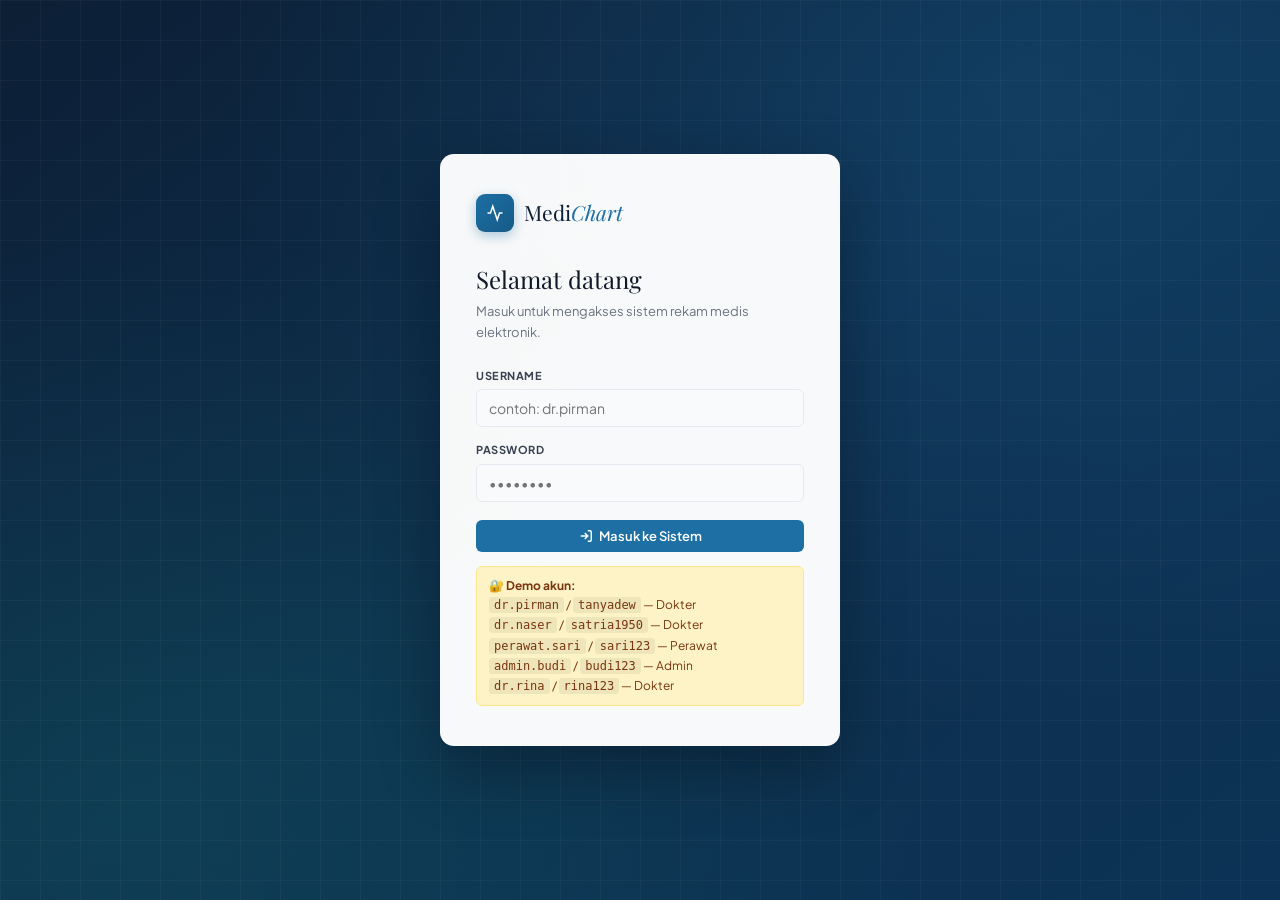
<file: web/index.html>
<!DOCTYPE html>
<html lang="id">
<head>
  <meta charset="UTF-8">
  <meta name="viewport" content="width=device-width, initial-scale=1.0">
  <title>MediChart — Sistem Catatan Pemeriksaan Dokter</title>
  <link href="https://fonts.googleapis.com/css2?family=Plus+Jakarta+Sans:ital,wght@0,300;0,400;0,500;0,600;0,700;1,400&family=Playfair+Display:ital,wght@0,600;1,500&display=swap" rel="stylesheet">
  <link rel="stylesheet" href="css/style.css">
</head>
<body>

<!-- TOAST -->
<div id="toast" role="alert" aria-live="polite"></div>

<!-- ============================================================
     MODAL CONTAINER (rendered dynamically)
============================================================ -->
<div id="modal-bg" class="modal-bg hidden"></div>

<!-- ============================================================
     LOGIN PAGE
============================================================ -->
<div id="page-login">
  <div class="login-card">
    <div class="login-brand">
      <div class="brand-icon">
        <svg fill="none" stroke="currentColor" stroke-width="2" viewBox="0 0 24 24">
          <path d="M22 12h-4l-3 9L9 3l-3 9H2"/>
        </svg>
      </div>
      <div class="brand-name">Medi<span>Chart</span></div>
    </div>
    <div class="login-h">Selamat datang</div>
    <p class="login-sub">Masuk untuk mengakses sistem rekam medis elektronik.</p>

    <div class="field">
      <label for="inp-usr">Username</label>
      <input type="text" id="inp-usr" placeholder="contoh: dr.pirman" autocomplete="username">
    </div>
    <div class="field">
      <label for="inp-pwd">Password</label>
      <input type="password" id="inp-pwd" placeholder="••••••••" autocomplete="current-password">
    </div>
    <button class="btn btn-primary w-full" style="justify-content:center;margin-top:4px;" onclick="login()">
      <svg width="14" height="14" fill="none" stroke="currentColor" stroke-width="2.5" viewBox="0 0 24 24">
        <path d="M15 3h4a2 2 0 0 1 2 2v14a2 2 0 0 1-2 2h-4M10 17l5-5-5-5M15 12H3"/>
      </svg>
      Masuk ke Sistem
    </button>
    <div id="l-err"></div>
    <div class="login-hint">
      🔐 <strong>Demo akun:</strong><br>
      <code>dr.pirman</code> / <code>tanyadew</code> — Dokter<br>
      <code>dr.naser</code> / <code>satria1950</code> — Dokter<br>
      <code>perawat.sari</code> / <code>sari123</code> — Perawat<br>
      <code>admin.budi</code> / <code>budi123</code> — Admin<br>
      <code>dr.rina</code> / <code>rina123</code> — Dokter
    </div>
  </div>
</div>

<!-- ============================================================
     APP SHELL
============================================================ -->
<div id="page-app">

  <!-- Sidebar -->
  <aside class="sidebar">
    <div class="sb-brand">
      <div class="sb-brand-ico">
        <svg fill="none" stroke="currentColor" stroke-width="2" viewBox="0 0 24 24">
          <path d="M22 12h-4l-3 9L9 3l-3 9H2"/>
        </svg>
      </div>
      <div class="sb-brand-name">Medi<span>Chart</span></div>
    </div>
    
    <div class="sb-doctor">
      <div style="display:flex;align-items:center;gap:8px;">
        <div class="doc-avatar" id="sb-av" onclick="openProfilePhoto()"></div>
        <div>
          <div class="doc-name" id="sb-name">belum login</div>
          <div class="doc-role" id="sb-role">—</div>
        </div>
      </div>
    </div>
    <nav class="sb-nav" id="sb-nav">
      <!-- Menu klinis: hanya untuk Dokter dan Perawat, tersembunyi dari Admin -->
      <div class="nav-item active" id="nav-dashboard" data-role-access="Dokter,Perawat" onclick="navigateTo('dashboard')">
        <svg fill="none" stroke="currentColor" stroke-width="2" viewBox="0 0 24 24">
          <rect x="3" y="3" width="7" height="7" rx="1"/>
          <rect x="14" y="3" width="7" height="7" rx="1"/>
          <rect x="14" y="14" width="7" height="7" rx="1"/>
          <rect x="3" y="14" width="7" height="7" rx="1"/>
        </svg>
        Rekam Medis
      </div>
      <div class="nav-item hidden" id="nav-diag" data-role-access="Dokter,Perawat" onclick="navigateTo('diag-reports')">
        <svg fill="none" stroke="currentColor" stroke-width="2" viewBox="0 0 24 24">
          <path d="M4 4h16v16H4z"/>
          <path d="M8 12h8M8 8h8M8 16h5"/>
        </svg>
        Diagnostic Reports
      </div>
      <!-- Menu admin: hanya untuk Admin -->
      <div class="nav-item hidden" id="nav-admin" data-role-access="Admin" onclick="navigateTo('admin')">
        <svg fill="none" stroke="currentColor" stroke-width="2" viewBox="0 0 24 24">
          <path d="M17 21v-2a4 4 0 0 0-4-4H5a4 4 0 0 0-4 4v2"/>
          <circle cx="9" cy="7" r="4"/>
          <path d="M23 21v-2a4 4 0 0 0-3-3.87"/>
          <path d="M16 3.13a4 4 0 0 1 0 7.75"/>
        </svg>
        Manajemen Pengguna
      </div>
    </nav>
    <div class="sb-footer">
      <button class="btn-logout" onclick="logout()">
        <svg fill="none" stroke="currentColor" stroke-width="2" viewBox="0 0 24 24">
          <path d="M9 21H5a2 2 0 0 1-2-2V5a2 2 0 0 1 2-2h4M16 17l5-5-5-5M21 12H9"/>
        </svg>
        Keluar
      </button>
    </div>
  </aside>

  <!-- Main -->
  <main class="app-main" id="app-main"></main>

  <!-- Diagnostic Reports Page -->
  <main class="app-main hidden" id="page-diag-reports"></main>

  <!-- Admin Page -->
  <main class="app-main hidden" id="page-admin">
    <div class="pg-head anim-up">
      <div>
        <div class="pg-title">Manajemen Pengguna</div>
        <div class="pg-sub">Kelola akun pengguna sistem — tambah, lihat, dan nonaktifkan akun.</div>
      </div>
    </div>

    <!-- Add User Form -->
    <div class="card anim-up" style="animation-delay:.04s">
      <div class="card-head">
        <div class="card-title">
          <div class="card-icon">
            <svg fill="none" stroke="currentColor" stroke-width="2" viewBox="0 0 24 24">
              <path d="M16 21v-2a4 4 0 0 0-4-4H6a4 4 0 0 0-4 4v2"/>
              <circle cx="9" cy="7" r="4"/>
              <line x1="19" y1="8" x2="19" y2="14"/>
              <line x1="22" y1="11" x2="16" y2="11"/>
            </svg>
          </div>
          Tambah Pengguna Baru
        </div>
      </div>
      <div class="card-body">
        <div class="val-box" id="admin-val-box"></div>
        <div class="grid-2">
          <div class="field">
            <label for="au-name">Nama Lengkap <span class="req">*</span></label>
            <input type="text" id="au-name" placeholder="Nama lengkap pengguna">
            <div class="f-msg" id="au-name-err"></div>
          </div>
          <div class="field">
            <label for="au-username">Username <span class="req">*</span></label>
            <input type="text" id="au-username" placeholder="contoh: dr.baru" oninput="checkUsernameAvailability()">
            <div class="f-msg" id="au-username-err"></div>
          </div>
          <div class="field">
            <label for="au-password">Password <span class="req">*</span></label>
            <input type="password" id="au-password" placeholder="Minimal 6 karakter">
            <div class="f-msg" id="au-password-err"></div>
          </div>
          <div class="field">
            <label for="au-role">Peran <span class="req">*</span></label>
            <select id="au-role">
              <option value="">-- Pilih Peran --</option>
              <option value="Dokter">Dokter</option>
              <option value="Perawat">Perawat</option>
              <option value="Admin">Admin</option>
            </select>
            <div class="f-msg" id="au-role-err"></div>
          </div>
        </div>
        <div style="display:flex;justify-content:flex-end;margin-top:4px;">
          <button class="btn btn-primary" onclick="submitAddUser()">
            <svg width="13" height="13" fill="none" stroke="currentColor" stroke-width="2.5" viewBox="0 0 24 24">
              <polyline points="20 6 9 17 4 12"/>
            </svg>
            Simpan Pengguna
          </button>
        </div>
      </div>
    </div>

    <!-- User Table -->
    <div class="card anim-up" style="animation-delay:.08s">
      <div class="card-head">
        <div class="card-title">
          <div class="card-icon gray">
            <svg fill="none" stroke="currentColor" stroke-width="2" viewBox="0 0 24 24">
              <path d="M17 21v-2a4 4 0 0 0-4-4H5a4 4 0 0 0-4 4v2"/>
              <circle cx="9" cy="7" r="4"/>
              <path d="M23 21v-2a4 4 0 0 0-3-3.87"/>
              <path d="M16 3.13a4 4 0 0 1 0 7.75"/>
            </svg>
          </div>
          Daftar Pengguna
        </div>
        <span class="badge b-gray" id="admin-user-count"></span>
      </div>
      <div class="card-body" style="padding:0;">
        <div id="admin-user-table"></div>
      </div>
    </div>
  </main>
</div>

<div class="photo-modal" id="photoModal" onclick="closeProfilePhoto()">
  <img id="photoPreview">
</div>

<script src="js/app.js"></script>
</body>
</html>
</file>
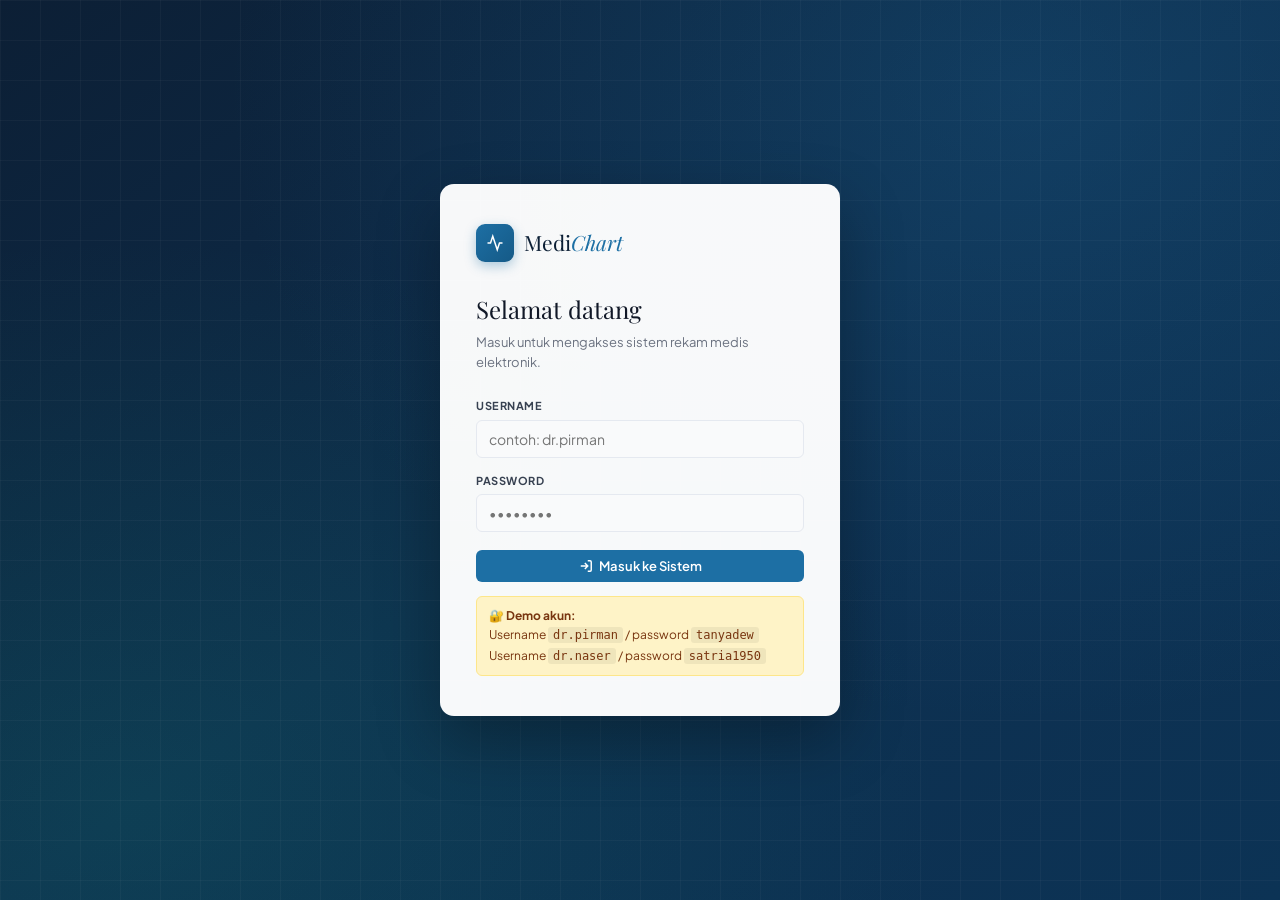
<file: index_revisi_workspace_stats_fix.html>
<!DOCTYPE html>
<html lang="id">
<head>
<meta charset="UTF-8">
<meta name="viewport" content="width=device-width, initial-scale=1.0">
<title>MediChart — Sistem Catatan Pemeriksaan Dokter</title>
<link href="https://fonts.googleapis.com/css2?family=Plus+Jakarta+Sans:ital,wght@0,300;0,400;0,500;0,600;0,700;1,400&family=Playfair+Display:ital,wght@0,600;1,500&display=swap" rel="stylesheet">
<style>
/* ============================================================
   DESIGN TOKENS
============================================================ */
:root {
  /* Colors */
  --ink:        #111827;
  --ink-mid:    #374151;
  --ink-soft:   #6B7280;
  --ink-ghost:  #9CA3AF;
  --bg:         #F3F6FA;
  --surface:    #FFFFFF;
  --surface2:   #F9FAFB;
  --border:     #E5E9F0;
  --border-dk:  #D1D9E6;

  --primary:    #1D6FA4;      /* steel blue */
  --primary-lt: #EBF4FB;
  --primary-dk: #155A87;
  --green:      #0F9D7E;
  --green-lt:   #E6F6F2;
  --green-dk:   #0B7D65;
  --amber:      #D97706;
  --amber-lt:   #FEF3C7;
  --red:        #DC2626;
  --red-lt:     #FEE2E2;

  /* Sidebar */
  --sb:         #0C1F35;
  --sb-lt:      #142840;
  --sb-border:  rgba(255,255,255,.07);
  --sb-text:    rgba(255,255,255,.55);
  --sb-active:  rgba(255,255,255,.10);

  /* Misc */
  --r:    10px;
  --rsm:  6px;
  --rxs:  4px;
  --shadow-sm: 0 1px 4px rgba(17,24,39,.06);
  --shadow:    0 3px 12px rgba(17,24,39,.10);
  --shadow-md: 0 8px 32px rgba(17,24,39,.14);

  --font:   'Plus Jakarta Sans', system-ui, sans-serif;
  --serif:  'Playfair Display', Georgia, serif;
  --t: .15s ease;
}

/* ============================================================
   RESET
============================================================ */
*, *::before, *::after { box-sizing: border-box; margin: 0; padding: 0; }
html { scroll-behavior: smooth; }
body { font-family: var(--font); background: var(--bg); color: var(--ink); font-size: 14px; line-height: 1.6; min-height: 100vh; }
input, textarea, select, button { font-family: inherit; font-size: inherit; }
a { text-decoration: none; color: inherit; }

/* ============================================================
   UTILITY
============================================================ */
.hidden { display: none !important; }
.w-full { width: 100%; }
.flex   { display: flex; }
.items-center { align-items: center; }
.gap-8  { gap: 8px; }
.flex-1 { flex: 1; }
.text-sm   { font-size: 13px; }
.text-xs   { font-size: 11px; }
.text-muted { color: var(--ink-soft); }
.bold { font-weight: 600; }
.serif { font-family: var(--serif); }
.divider { border: none; border-top: 1px solid var(--border); margin: 18px 0; }

/* ============================================================
   ANIMATIONS
============================================================ */
@keyframes fadeUp  { from { opacity:0; transform:translateY(12px); } to { opacity:1; transform:translateY(0); } }
@keyframes fadeIn  { from { opacity:0; } to { opacity:1; } }
@keyframes slideIn { from { opacity:0; transform:translateX(-8px); } to { opacity:1; transform:translateX(0); } }
.anim-up    { animation: fadeUp  .28s ease both; }
.anim-in    { animation: fadeIn  .22s ease both; }
.anim-slide { animation: slideIn .22s ease both; }

/* ============================================================
   TOAST
============================================================ */
#toast {
  position: fixed; bottom: 24px; right: 24px; z-index: 9999;
  padding: 12px 18px; border-radius: var(--rsm);
  font-size: 13px; font-weight: 500;
  box-shadow: var(--shadow-md); max-width: 320px;
  transition: opacity .3s, transform .3s;
  opacity: 0; transform: translateY(8px); pointer-events: none;
}
#toast.show   { opacity: 1; transform: translateY(0); pointer-events: auto; }
#toast.t-ok   { background: var(--green);   color: #fff; }
#toast.t-err  { background: var(--red);     color: #fff; }
#toast.t-info { background: var(--primary); color: #fff; }

/* ============================================================
   MODAL
============================================================ */
.modal-bg {
  position: fixed; inset: 0; z-index: 600;
  background: rgba(12,31,53,.5);
  display: flex; align-items: flex-start; justify-content: center;
  padding: 32px 16px; overflow-y: auto;
  animation: fadeIn .2s ease;
}
.modal {
  background: var(--surface); border-radius: var(--r);
  box-shadow: var(--shadow-md);
  width: 100%; max-width: 640px;
  animation: fadeUp .25s ease;
  flex-shrink: 0;
}
.modal-head {
  padding: 18px 22px 14px;
  border-bottom: 1px solid var(--border);
  display: flex; align-items: center; justify-content: space-between;
}
.modal-title { font-family: var(--serif); font-size: 17px; }
.modal-body  { padding: 20px 22px 24px; }
.btn-close {
  width: 30px; height: 30px; border: none; cursor: pointer;
  background: var(--surface2); border-radius: var(--rxs);
  color: var(--ink-soft); font-size: 18px; line-height: 1;
  display: grid; place-items: center;
  transition: background var(--t), color var(--t);
}
.btn-close:hover { background: var(--red-lt); color: var(--red); }

/* ============================================================
   FORM ELEMENTS
============================================================ */
.field { margin-bottom: 14px; }
.field > label {
  display: block; font-size: 11px; font-weight: 700;
  text-transform: uppercase; letter-spacing: .5px;
  color: var(--ink-mid); margin-bottom: 5px;
}
.req { color: var(--red); margin-left: 2px; }
.field input, .field textarea, .field select {
  width: 100%; padding: 9px 12px;
  border: 1.5px solid var(--border);
  border-radius: var(--rsm); background: var(--surface2);
  color: var(--ink); outline: none;
  transition: border-color var(--t), box-shadow var(--t), background var(--t);
}
.field input:focus, .field textarea:focus, .field select:focus {
  border-color: var(--primary);
  box-shadow: 0 0 0 3px rgba(29,111,164,.12);
  background: var(--surface);
}
.field textarea { min-height: 72px; resize: vertical; }
.field.f-err input, .field.f-err textarea, .field.f-err select { border-color: var(--red); }
.f-msg { font-size: 11px; color: var(--red); margin-top: 4px; min-height: 15px; }
.grid-2 { display: grid; grid-template-columns: 1fr 1fr; gap: 12px; }
.grid-2.grid-3col { grid-template-columns: 1fr 1fr 1fr; }

/* Validation summary block */
.val-box {
  background: var(--red-lt); border: 1px solid #FECACA;
  border-radius: var(--rsm); padding: 10px 14px;
  font-size: 13px; color: var(--red);
  margin-bottom: 12px; display: none;
}
.val-box ul { margin-left: 16px; margin-top: 3px; }

/* Section label inside form */
.form-section-label {
  font-size: 11px; font-weight: 700; text-transform: uppercase;
  letter-spacing: .5px; color: var(--ink-ghost);
  padding: 4px 0 10px; margin-top: 6px;
  display: flex; align-items: center; gap: 8px;
}
.form-section-label::after {
  content: ''; flex: 1; height: 1px; background: var(--border);
}

/* ============================================================
   BUTTONS
============================================================ */
.btn {
  display: inline-flex; align-items: center; gap: 6px;
  padding: 8px 16px; border: none; border-radius: var(--rsm);
  font-family: var(--font); font-size: 13px; font-weight: 600;
  cursor: pointer; white-space: nowrap;
  transition: background var(--t), box-shadow var(--t), transform var(--t);
}
.btn:active { transform: translateY(1px); }
.btn-primary { background: var(--primary);  color: #fff; }
.btn-primary:hover   { background: var(--primary-dk); box-shadow: 0 4px 14px rgba(29,111,164,.28); }
.btn-green   { background: var(--green);    color: #fff; }
.btn-green:hover     { background: var(--green-dk); box-shadow: 0 4px 14px rgba(15,157,126,.28); }
.btn-ghost   { background: var(--surface2); color: var(--ink-mid); border: 1.5px solid var(--border); }
.btn-ghost:hover     { background: var(--border); }
.btn-amber   { background: var(--amber);    color: #fff; }
.btn-amber:hover     { background: #B45309; }
.btn-red     { background: var(--red);      color: #fff; }
.btn-red:hover       { background: #B91C1C; }
.btn-sm  { padding: 6px 12px; font-size: 12px; }
.btn-xs  { padding: 4px 9px;  font-size: 11px; }
.btn-icon { padding: 7px; }

/* ============================================================
   BADGE / TAG
============================================================ */
.badge {
  display: inline-flex; align-items: center; gap: 3px;
  padding: 2px 8px; border-radius: 20px;
  font-size: 11px; font-weight: 700; letter-spacing: .2px;
}
.b-blue   { background: var(--primary-lt); color: var(--primary-dk); }
.b-green  { background: var(--green-lt);   color: var(--green-dk); }
.b-amber  { background: var(--amber-lt);   color: #92400E; }
.b-gray   { background: #EEF2F7;           color: var(--ink-mid); }
.b-red    { background: var(--red-lt);     color: var(--red); }

/* SOAP colored pill */
.soap-pill {
  display: inline-flex; align-items: center; gap: 4px;
  padding: 3px 8px; border-radius: 4px;
  font-size: 11px; font-weight: 700;
}
.sp-s { background: #EFF6FF; color: #1D4ED8; }
.sp-o { background: var(--amber-lt); color: #92400E; }
.sp-a { background: var(--red-lt); color: var(--red); }
.sp-p { background: var(--green-lt); color: var(--green-dk); }

/* ============================================================
   CARD
============================================================ */
.card {
  background: var(--surface); border: 1px solid var(--border);
  border-radius: var(--r); box-shadow: var(--shadow-sm); overflow: hidden;
}
.card-head {
  padding: 13px 18px;
  border-bottom: 1px solid var(--border);
  display: flex; align-items: center; justify-content: space-between; gap: 10px;
}
.card-title {
  font-family: var(--serif); font-size: 15px; font-weight: 600;
  display: flex; align-items: center; gap: 8px;
}
.card-icon {
  width: 26px; height: 26px; border-radius: 6px;
  background: var(--primary-lt); color: var(--primary);
  display: grid; place-items: center; flex-shrink: 0;
}
.card-icon svg { width: 13px; height: 13px; }
.card-icon.green { background: var(--green-lt);  color: var(--green); }
.card-icon.amber { background: var(--amber-lt);  color: var(--amber); }
.card-icon.gray  { background: #EEF2F7; color: var(--ink-mid); }
.card-body { padding: 16px 18px; }

/* ============================================================
   LOGIN PAGE
============================================================ */
#page-login {
  min-height: 100vh; display: flex; align-items: center; justify-content: center;
  padding: 24px;
  background: linear-gradient(145deg, var(--sb) 0%, #0E2E4D 50%, #0C3355 100%);
  position: relative; overflow: hidden;
}
#page-login::before {
  content: ''; position: absolute; inset: 0; pointer-events: none;
  background:
    radial-gradient(ellipse at 80% 10%, rgba(29,111,164,.25) 0%, transparent 55%),
    radial-gradient(ellipse at 10% 90%, rgba(15,157,126,.15) 0%, transparent 50%);
}
/* Grid decoration */
#page-login::after {
  content: ''; position: absolute; inset: 0; pointer-events: none;
  background-image:
    linear-gradient(rgba(255,255,255,.03) 1px, transparent 1px),
    linear-gradient(90deg, rgba(255,255,255,.03) 1px, transparent 1px);
  background-size: 40px 40px;
}
.login-card {
  background: rgba(255,255,255,.97); border-radius: 14px;
  box-shadow: 0 24px 64px rgba(0,0,0,.30);
  width: 100%; max-width: 400px;
  padding: 40px 36px; position: relative; z-index: 1;
  animation: fadeUp .4s ease;
}
.login-brand {
  display: flex; align-items: center; gap: 10px; margin-bottom: 28px;
}
.brand-icon {
  width: 38px; height: 38px; border-radius: 9px;
  background: linear-gradient(135deg, var(--primary), var(--primary-dk));
  display: grid; place-items: center; flex-shrink: 0;
  box-shadow: 0 4px 12px rgba(29,111,164,.35);
}
.brand-icon svg { color: #fff; width: 18px; height: 18px; }
.brand-name { font-family: var(--serif); font-size: 21px; color: var(--sb); }
.brand-name span { color: var(--primary); font-style: italic; }
.login-h { font-family: var(--serif); font-size: 24px; margin-bottom: 3px; color: var(--ink); }
.login-sub { color: var(--ink-soft); font-size: 13px; margin-bottom: 24px; }
#l-err {
  background: var(--red-lt); border: 1px solid #FECACA; color: var(--red);
  border-radius: var(--rsm); padding: 9px 12px; font-size: 13px;
  margin-top: 10px; display: none;
}
.login-hint {
  margin-top: 14px; padding: 9px 12px;
  background: var(--amber-lt); border: 1px solid #FDE68A;
  border-radius: var(--rsm); font-size: 12px; color: #78350F; line-height: 1.6;
}
.login-hint code {
  background: rgba(0,0,0,.06); padding: 1px 5px; border-radius: 3px; font-family: monospace;
}

/* ============================================================
   APP SHELL
============================================================ */
#page-app { display: none; flex-direction: row; min-height: 100vh; }

/* --- Sidebar --- */
.sidebar {
  width: 220px; flex-shrink: 0; background: var(--sb);
  display: flex; flex-direction: column;
  position: sticky; top: 0; height: 100vh; overflow-y: auto;
}
.sb-brand {
  padding: 18px 16px 14px;
  border-bottom: 1px solid var(--sb-border);
  display: flex; align-items: center; gap: 8px;
}
.sb-brand-ico {
  width: 30px; height: 30px; border-radius: 7px;
  background: linear-gradient(135deg, var(--primary), var(--primary-dk));
  display: grid; place-items: center; flex-shrink: 0;
}
.sb-brand-ico svg { color: #fff; width: 14px; height: 14px; }
.sb-brand-name { font-family: var(--serif); font-size: 16px; color: #fff; }
.sb-brand-name span { color: #60B3E4; font-style: italic; }

.sb-doctor {
  padding: 13px 16px 13px;
  border-bottom: 1px solid var(--sb-border);
}
.doc-avatar {
  width: 40px;
  height: 40px;
  border-radius: 50%;
  overflow: hidden;
  flex-shrink: 0;
}

.doc-avatar img {
  width: 100%;
  height: 100%;
  object-fit: cover;
}

.doc-name { font-size: 13px; font-weight: 600; color: #fff; line-height: 1.3; }
.doc-role { font-size: 11px; color: rgba(255,255,255,.4); }

.sb-nav { padding: 10px 8px; flex: 1; }
.nav-item {
  display: flex; align-items: center; gap: 8px;
  padding: 9px 10px; border-radius: 7px;
  color: var(--sb-text); font-size: 13px; font-weight: 500;
  cursor: pointer; margin-bottom: 2px;
  transition: background var(--t), color var(--t);
}
.nav-item svg { width: 14px; height: 14px; flex-shrink: 0; }
.nav-item:hover, .nav-item.active { background: var(--sb-active); color: #fff; }
.nav-item.active { color: #60B3E4; }

.sb-footer {
  padding: 10px 8px; border-top: 1px solid var(--sb-border);
}
.btn-logout {
  width: 100%; display: flex; align-items: center; gap: 8px;
  padding: 8px 10px; border: none; border-radius: 6px;
  background: rgba(220,38,38,.15); color: #FCA5A5;
  font-family: var(--font); font-size: 13px; font-weight: 500;
  cursor: pointer; transition: background var(--t);
}
.btn-logout:hover { background: rgba(220,38,38,.28); }
.btn-logout svg { width: 14px; height: 14px; }

/* --- Main content --- */
.app-main {
  flex: 1; overflow-y: auto; padding: 26px 24px;
  display: flex; flex-direction: column; gap: 18px;
}
.pg-head {
  display: flex; align-items: flex-start; justify-content: space-between; gap: 12px;
}
.pg-title { font-family: var(--serif); font-size: 22px; font-weight: 600; }
.pg-sub   { font-size: 13px; color: var(--ink-soft); margin-top: 2px; }

/* ============================================================
   PATIENT LIST (left column)
============================================================ */
.search-bar {
  display: flex; gap: 8px; margin-bottom: 12px;
}
.search-bar input {
  flex: 1; padding: 8px 12px;
  border: 1.5px solid var(--border); border-radius: var(--rsm);
  background: var(--surface2); outline: none;
  transition: border-color var(--t), box-shadow var(--t);
}
.search-bar input:focus {
  border-color: var(--primary);
  box-shadow: 0 0 0 3px rgba(29,111,164,.11);
  background: var(--surface);
}

.pt-table { width: 100%; border-collapse: collapse; }
.pt-table thead tr { background: var(--surface2); border-bottom: 2px solid var(--border); }
.pt-table th {
  padding: 8px 13px; text-align: left;
  font-size: 10px; font-weight: 700; text-transform: uppercase;
  letter-spacing: .5px; color: var(--ink-ghost);
}
.pt-table td { padding: 11px 13px; border-bottom: 1px solid var(--border); font-size: 13px; vertical-align: middle; }
.pt-table tbody tr { cursor: pointer; transition: background var(--t); }
.pt-table tbody tr:hover { background: var(--primary-lt); }
.pt-table tbody tr.selected { background: var(--primary-lt); }
.pt-name { font-weight: 600; color: var(--ink); }
.pt-meta { font-size: 11px; color: var(--ink-soft); margin-top: 1px; }
.pt-table th.col-gender, .pt-table td.col-gender {
  width: 74px;
  min-width: 74px;
  text-align: center;
  padding-left: 8px;
  padding-right: 8px;
}
.gender-badge {
  display: inline-flex;
  align-items: center;
  justify-content: center;
  gap: 4px;
  min-width: 48px;
  height: 24px;
  padding: 0 9px;
  border-radius: 999px;
  font-size: 11px;
  font-weight: 700;
  line-height: 1;
  white-space: nowrap;
}
.gender-male { background: #EAF3FF; color: #1D6FA4; }
.gender-female { background: #FFF0F6; color: #BE185D; }

.dashboard-grid {
  display: grid;
  grid-template-columns: repeat(2, minmax(0, 1fr));
  gap: 12px;
}
.stat-card {
  background: var(--surface);
  border: 1px solid var(--border);
  border-radius: var(--r);
  box-shadow: var(--shadow-sm);
  padding: 15px 16px;
  display: flex;
  align-items: center;
  gap: 12px;
}
.stat-icon {
  width: 38px;
  height: 38px;
  border-radius: 9px;
  display: grid;
  place-items: center;
  background: var(--primary-lt);
  color: var(--primary);
  flex-shrink: 0;
}
.stat-icon.green { background: var(--green-lt); color: var(--green); }
.stat-icon.amber { background: var(--amber-lt); color: var(--amber); }
.stat-icon.gray { background: #EEF2F7; color: var(--ink-mid); }
.stat-val { font-size: 22px; font-weight: 700; line-height: 1.1; }
.stat-label { font-size: 11px; color: var(--ink-soft); margin-top: 2px; }

.empty-state {
  text-align: center; padding: 36px 16px;
  color: var(--ink-soft); font-size: 13px;
}
.empty-state svg { display: block; margin: 0 auto 10px; opacity: .3; width: 36px; height: 36px; }

/* ============================================================
   TWO-COLUMN LAYOUT
============================================================ */
.layout-2col { display: grid; grid-template-columns: 380px 1fr; gap: 18px; align-items: start; }

/* Placeholder panel */
.placeholder-panel {
  border: 2px dashed var(--border); border-radius: var(--r);
  background: transparent; text-align: center;
  padding: 48px 20px; color: var(--ink-soft); font-size: 13px;
}
.placeholder-panel svg { display: block; margin: 0 auto 10px; opacity: .25; width: 40px; height: 40px; }

/* ============================================================
   PATIENT DETAIL (right column)
============================================================ */
.demo-grid { display: grid; grid-template-columns: 1fr 1fr; gap: 9px; }
.demo-item {
  background: var(--surface2); border: 1px solid var(--border);
  border-radius: var(--rsm); padding: 10px 13px;
}
.demo-label { font-size: 10px; font-weight: 700; text-transform: uppercase; letter-spacing: .4px; color: var(--ink-ghost); margin-bottom: 2px; }
.demo-val   { font-weight: 600; font-size: 14px; }
.demo-item.full { grid-column: 1 / -1; }

/* Patient name header */
.pt-header {
  display: flex; align-items: flex-start; justify-content: space-between;
  gap: 12px; margin-bottom: 14px;
}
.pt-header-name { font-family: var(--serif); font-size: 20px; font-weight: 600; line-height: 1.2; }

/* Encounter history card */
.enc-item {
  border: 1px solid var(--border); border-radius: var(--rsm);
  margin-bottom: 10px; overflow: hidden; transition: box-shadow var(--t);
}
.enc-item:hover { box-shadow: var(--shadow); }
.enc-item-head {
  padding: 9px 14px;
  background: var(--surface2); border-bottom: 1px solid var(--border);
  display: flex; align-items: center; flex-wrap: wrap; gap: 8px;
}
.enc-id   { font-size: 11px; font-weight: 700; color: var(--ink-mid); }
.enc-date { font-size: 11px; color: var(--ink-ghost); margin-left: auto; }
.enc-item-body { padding: 12px 14px; font-size: 13px; }
.enc-row  { margin-bottom: 8px; }
.enc-tag  { font-size: 10px; font-weight: 700; text-transform: uppercase; letter-spacing: .4px; color: var(--ink-ghost); margin-bottom: 2px; }
.enc-val  { color: var(--ink); line-height: 1.5; }
.soap-view { display: flex; flex-direction: column; gap: 6px; margin-top: 8px; }
.soap-view-row { display: flex; gap: 8px; align-items: flex-start; }
.soap-view-key {
  flex-shrink: 0; width: 100px;
  font-size: 11px; font-weight: 700; text-transform: uppercase;
  letter-spacing: .4px; color: var(--ink-soft); padding-top: 1px;
}
.soap-view-val { font-size: 13px; color: var(--ink); line-height: 1.5; }
.soap-view-val.empty { color: var(--ink-ghost); font-style: italic; font-size: 12px; }
.enc-actions {
  padding: 10px 14px; background: var(--surface2); border-top: 1px solid var(--border);
  display: flex; gap: 7px; flex-wrap: wrap;
}



/* ============================================================
   VISUAL POLISH — Compact Clinical Workspace
============================================================ */
body {
  background:
    radial-gradient(circle at 0% 0%, rgba(29,111,164,.07), transparent 34%),
    linear-gradient(180deg, #F8FAFC 0%, #EEF3F8 100%);
}
.app-main {
  padding: 24px 26px;
  gap: 16px;
}
.pg-head {
  background: transparent;
  border: none;
  border-radius: 0;
  padding: 0 2px 2px;
  box-shadow: none;
  color: var(--ink);
  position: relative;
  overflow: visible;
  display: flex;
  align-items: flex-end;
  justify-content: space-between;
}
.pg-head::after { display: none; }
.pg-title {
  color: var(--ink);
  font-size: 22px;
  letter-spacing: -.03em;
  line-height: 1.15;
}
.pg-sub {
  color: var(--ink-soft);
  font-size: 13px;
  margin-top: 5px;
}
.workspace-meta {
  display: flex;
  gap: 8px;
  flex-wrap: wrap;
  align-items: center;
  justify-content: flex-end;
}
.meta-chip {
  display: inline-flex;
  align-items: center;
  gap: 7px;
  height: 34px;
  padding: 0 12px;
  border: 1px solid rgba(209,217,230,.85);
  border-radius: 999px;
  background: rgba(255,255,255,.72);
  box-shadow: 0 1px 2px rgba(16,24,40,.04);
  font-size: 12px;
  font-weight: 700;
  color: var(--ink-mid);
}
.meta-chip svg { width: 14px; height: 14px; color: var(--primary); }
.meta-chip.green svg { color: var(--green); }
.dashboard-grid { display: none; }
.card {
  border-radius: 16px;
  border: 1px solid #E8EEF6;
  box-shadow:
    0 1px 2px rgba(16,24,40,.04),
    0 10px 26px rgba(16,24,40,.055);
  background: rgba(255,255,255,.92);
}
.card-head {
  padding: 15px 18px;
  background: rgba(249,250,251,.72);
  backdrop-filter: blur(8px);
}
.card-title { font-size: 16px; letter-spacing: -.01em; }
.card-icon {
  border-radius: 9px;
  box-shadow: inset 0 0 0 1px rgba(255,255,255,.72);
}
.search-bar input {
  height: 42px;
  border-radius: 11px;
  background: #F8FAFC;
}
.pt-table th {
  padding-top: 10px;
  padding-bottom: 10px;
}
.pt-table td {
  padding-top: 12px;
  padding-bottom: 12px;
}
.pt-table tbody tr {
  transition: background .18s ease, transform .18s ease;
}
.pt-table tbody tr:hover {
  background: #F7FBFF;
  transform: translateX(2px);
}
.pt-table tbody tr.selected {
  background: linear-gradient(90deg, rgba(235,244,251,1), rgba(235,244,251,.42));
}
.patient-name-wrap {
  display: flex;
  align-items: center;
  gap: 10px;
}
.patient-avatar {
  width: 34px;
  height: 34px;
  border-radius: 999px;
  display: grid;
  place-items: center;
  flex-shrink: 0;
  font-size: 11px;
  font-weight: 800;
  color: var(--primary-dk);
  background: #EAF3FF;
  box-shadow: inset 0 0 0 1px rgba(29,111,164,.08);
}
.pt-table tbody tr:nth-child(2n) .patient-avatar { background: #E6F6F2; color: var(--green-dk); }
.pt-table tbody tr:nth-child(3n) .patient-avatar { background: #F3E8FF; color: #6D28D9; }
.pt-table tbody tr:nth-child(4n) .patient-avatar { background: #FEF3C7; color: #92400E; }
.badge { box-shadow: inset 0 0 0 1px rgba(255,255,255,.45); }
.gender-badge {
  height: 25px;
  min-width: 58px;
  font-size: 11px;
}
.placeholder-panel {
  min-height: 310px;
  border: 1px dashed #D6DEE9;
  border-radius: 16px;
  background: rgba(255,255,255,.62);
  display: flex;
  flex-direction: column;
  align-items: center;
  justify-content: center;
  box-shadow: inset 0 1px 0 rgba(255,255,255,.65);
  padding: 40px 28px;
}
.placeholder-panel svg {
  width: 52px;
  height: 52px;
  padding: 12px;
  border-radius: 16px;
  background: #EEF6FC;
  color: var(--primary);
  opacity: 1;
  margin-bottom: 14px;
}
.placeholder-title {
  font-family: var(--serif);
  font-size: 18px;
  font-weight: 600;
  color: var(--ink);
  margin-bottom: 4px;
}
.placeholder-sub {
  color: var(--ink-soft);
  max-width: 430px;
  margin: 0 auto;
}
.sidebar {
  box-shadow: 8px 0 30px rgba(12,31,53,.10);
  background: linear-gradient(180deg, #0B1B2E 0%, #0C2037 100%);
}
.nav-item.active {
  background: rgba(96,179,228,.11);
  color: #60B3E4;
  position: relative;
}
.nav-item.active::before {
  content: '';
  position: absolute;
  left: 0;
  top: 8px;
  bottom: 8px;
  width: 3px;
  border-radius: 99px;
  background: #60B3E4;
}
.btn-add-compact {
  background: #F8FAFC;
  color: var(--primary-dk);
  border: 1px solid #DCE7F2;
}
.btn-add-compact:hover { background: var(--primary-lt); box-shadow: none; }
@media (max-width: 820px) {
  .app-main { padding: 16px; }
  .pg-head { align-items: flex-start; flex-direction: column; gap: 10px; }
  .workspace-meta { justify-content: flex-start; }
}

.photo-modal{
  position: fixed;
  inset: 0;
  background: rgba(0,0,0,.75);
  display: none;
  align-items: center;
  justify-content: center;
  z-index: 9999;
  backdrop-filter: blur(4px);
}

.photo-modal img{
  width: 280px;
  height: 280px;
  border-radius: 24px;
  object-fit: cover;
  box-shadow: 0 10px 40px rgba(0,0,0,.35);
  animation: zoomPhoto .2s ease;
}

@keyframes zoomPhoto{
  from{
    transform: scale(.8);
    opacity:0;
  }
  to{
    transform: scale(1);
    opacity:1;
  }
}

.doc-avatar{
  cursor:pointer;
}

/* ============================================================
   RESPONSIVE
============================================================ */
@media (max-width: 1024px) {
  .layout-2col { grid-template-columns: 320px 1fr; }
  .dashboard-grid { grid-template-columns: repeat(2, minmax(0, 1fr)); }
}

@media (max-width: 700px) {
  .dashboard-grid { grid-template-columns: 1fr; }
}

@media (max-width: 820px)  {
  .layout-2col { grid-template-columns: 1fr; }
  .sidebar { display: none; }
  .app-main { padding: 14px; }
}
@media (max-width: 560px)  {
  .grid-2, .grid-2.grid-3col { grid-template-columns: 1fr; }
  .soap-grid { grid-template-columns: 1fr; }
  .dashboard-grid { grid-template-columns: 1fr; }
}
</style>
</head>
<body>

<!-- TOAST -->
<div id="toast" role="alert" aria-live="polite"></div>

<!-- ============================================================
     MODAL CONTAINER (rendered dynamically)
============================================================ -->
<div id="modal-bg" class="modal-bg hidden"></div>

<!-- ============================================================
     LOGIN PAGE
============================================================ -->
<div id="page-login">
  <div class="login-card">
    <div class="login-brand">
      <div class="brand-icon">
        <svg fill="none" stroke="currentColor" stroke-width="2" viewBox="0 0 24 24">
          <path d="M22 12h-4l-3 9L9 3l-3 9H2"/>
        </svg>
      </div>
      <div class="brand-name">Medi<span>Chart</span></div>
    </div>
    <div class="login-h">Selamat datang</div>
    <p class="login-sub">Masuk untuk mengakses sistem rekam medis elektronik.</p>

    <div class="field">
      <label for="inp-usr">Username</label>
      <input type="text" id="inp-usr" placeholder="contoh: dr.pirman" autocomplete="username">
    </div>
    <div class="field">
      <label for="inp-pwd">Password</label>
      <input type="password" id="inp-pwd" placeholder="••••••••" autocomplete="current-password">
    </div>
    <button class="btn btn-primary w-full" style="justify-content:center;margin-top:4px;" onclick="login()">
      <svg width="14" height="14" fill="none" stroke="currentColor" stroke-width="2.5" viewBox="0 0 24 24">
        <path d="M15 3h4a2 2 0 0 1 2 2v14a2 2 0 0 1-2 2h-4M10 17l5-5-5-5M15 12H3"/>
      </svg>
      Masuk ke Sistem
    </button>
    <div id="l-err"></div>
    <div class="login-hint">
      🔐 <strong>Demo akun:</strong><br>
      Username <code>dr.pirman</code> / password <code>tanyadew</code><br>
      Username <code>dr.naser</code> / password <code>satria1950</code>
    </div>
  </div>
</div>

<!-- ============================================================
     APP SHELL
============================================================ -->
<div id="page-app">

  <!-- Sidebar -->
  <aside class="sidebar">
    <div class="sb-brand">
      <div class="sb-brand-ico">
        <svg fill="none" stroke="currentColor" stroke-width="2" viewBox="0 0 24 24">
          <path d="M22 12h-4l-3 9L9 3l-3 9H2"/>
        </svg>
      </div>
      <div class="sb-brand-name">Medi<span>Chart</span></div>
    </div>
    
    <div class="sb-doctor">
      <div style="display:flex;align-items:center;gap:8px;">
        <div class="doc-avatar" id="sb-av" onclick="openProfilePhoto()"></div>
        <div>
          <div class="doc-name" id="sb-name">belum login</div>
          <div class="doc-role">Dokter Umum</div>
        </div>
      </div>
    </div> <nav class="sb-nav">
      <div class="nav-item active">
        <svg fill="none" stroke="currentColor" stroke-width="2" viewBox="0 0 24 24">
          <rect x="3" y="3" width="7" height="7" rx="1"/>
          <rect x="14" y="3" width="7" height="7" rx="1"/>
          <rect x="14" y="14" width="7" height="7" rx="1"/>
          <rect x="3" y="14" width="7" height="7" rx="1"/>
        </svg>
        Dashboard
      </div>
    </nav>
    <div class="sb-footer">
      <button class="btn-logout" onclick="logout()">
        <svg fill="none" stroke="currentColor" stroke-width="2" viewBox="0 0 24 24">
          <path d="M9 21H5a2 2 0 0 1-2-2V5a2 2 0 0 1 2-2h4M16 17l5-5-5-5M21 12H9"/>
        </svg>
        Keluar
      </button>
    </div>
  </aside>

  <!-- Main -->
  <main class="app-main" id="app-main"></main>
</div>

<script>
/* ===================================================================
   ██████╗ ██████╗
   ██╔══██╗██╔══██╗
   ██║  ██║██████╔╝   MediChart — Sistem Catatan Pemeriksaan Dokter
   ██║  ██║██╔══██╗   Arsitektur: Dokter → UI → Controller → Service → DB
   ██████╔╝██████╔╝
   ╚═════╝ ╚═════╝
=================================================================== */

/* ===================================================================
   DATABASE DUMMY LAYER
   Simulasi penyimpanan data in-memory (pengganti database nyata)
=================================================================== */
const DB = {
  doctors: [
    { 
      username:'dr.pirman', 
      password:'tanyadew', 
      name:'dr. Aul Pirman, S.Cmpr', 
      initials:'AP',
      photo:'pirman.jpg' 
    },
    {
       username:'dr.naser',  
       password:'satria1950', 
       name:'dr. Nsr Ardy, S.Th.Ds',
       initials:'NA',
       photo:'naser.jpg'
    },
  ],

  patients: [
    { id:'P001', name:'Siti Rahayu',      age:34, gender:'Perempuan', address:'Jl. Mawar No. 12, Kebayoran Baru, Jakarta Selatan' },
    { id:'P002', name:'Agus Firmansyah',  age:47, gender:'Laki-laki', address:'Jl. Melati Raya No. 5, Cipete, Jakarta Selatan' },
    { id:'P003', name:'Dewi Lestari',     age:28, gender:'Perempuan', address:'Komplek Griya Asri Blok C2, Depok' },
    { id:'P004', name:'Hendra Kurniawan', age:55, gender:'Laki-laki', address:'Jl. Sudirman No. 88, Tangerang Selatan' },
    { id:'P005', name:'Rina Oktaviani',   age:41, gender:'Perempuan', address:'Jl. Kemanggisan Ilir III No. 7, Jakarta Barat' },
  ],

  /* encounters: tiap entry mewakili satu kunjungan pemeriksaan */
  encounters: [
    {
      id:'ENC0001', patientId:'P001', doctorName:'dr. Aul Pirman, S.Cmpr',
      keluhan:'Batuk berdahak dan demam tinggi sejak 3 hari',
      diagnosa:'ISPA (Infeksi Saluran Pernafasan Atas)',
      soap:{ S:'Pasien mengeluh batuk berdahak warna hijau, demam 38.5°C sejak 3 hari.',
             O:'TD 120/80 mmHg, Nadi 88x/mnt, Suhu 38.5°C. Faring hiperemis.',
             A:'ISPA bakteri, derajat sedang.',
             P:'Amoksisilin 500mg 3×1 tab, Paracetamol 500mg 3×1 prn, Kontrol 3 hari.' },
      timestamp: new Date(Date.now() - 86400000*5),
    },
    {
      id:'ENC0002', patientId:'P001', doctorName:'dr. Aul Pirman, S.Cmpr',
      keluhan:'Kontrol ISPA, batuk berkurang',
      diagnosa:'ISPA dalam penyembuhan',
      soap:{ S:'Pasien merasa membaik, batuk berkurang, demam sudah turun.',
             O:'TD 118/78 mmHg, Suhu 36.8°C. Faring sedikit hiperemis.',
             A:'Perbaikan klinis ISPA.',
             P:'Lanjut amoksisilin hingga habis. Kontrol jika keluhan kembali.' },
      timestamp: new Date(Date.now() - 86400000*2),
    },
    {
      id:'ENC0003', patientId:'P003', doctorName:'dr. Nsr Ardy, S.Th.Ds',
      keluhan:'Nyeri kepala terus-menerus',
      diagnosa:'Tension-type Headache',
      soap:{ S:'Sakit kepala seperti diikat, tidak berdenyut, bilateral, sejak 2 hari.',
             O:'TD 110/70, Nadi 76, Pemeriksaan neurologis dalam batas normal.',
             A:'Tension-type headache, tidak ada tanda bahaya.',
             P:'Ibuprofen 400mg prn, edukasi sleep hygiene dan manajemen stres.' },
      timestamp: new Date(Date.now() - 86400000*1),
    },
  ],
};

/* ===================================================================
   APPLICATION STATE
=================================================================== */
const State = {
  doctor:         null,   // dokter yang sedang login
  currentPatient: null,   // pasien yang sedang dipilih
  searchQuery:    '',     // query pencarian
};

/* ===================================================================
   SERVICE LAYER
   Logika bisnis murni — tidak menyentuh DOM secara langsung
=================================================================== */
const Service = {

  /** Otentikasi dokter; return objek dokter atau null */
  authenticateDoctor(username, password) {
    return DB.doctors.find(
      d => d.username === username.trim() && d.password === password
    ) || null;
  },

  /** Cari pasien berdasarkan ID atau nama (case-insensitive substring) */
  searchPatients(query) {
    const q = query.trim().toLowerCase();
    if (!q) return [...DB.patients];
    return DB.patients.filter(p =>
      p.id.toLowerCase().includes(q) || p.name.toLowerCase().includes(q)
    );
  },

  /** Ambil satu pasien berdasarkan ID */
  getPatientById(id) {
    return DB.patients.find(p => p.id === id) || null;
  },

  /** Ambil semua encounters milik satu pasien, terbaru di atas */
  getEncountersByPatient(patientId) {
    return DB.encounters
      .filter(e => e.patientId === patientId)
      .slice()
      .sort((a, b) => b.timestamp - a.timestamp);
  },

  /** Ambil satu encounter by ID */
  getEncounterById(encId) {
    return DB.encounters.find(e => e.id === encId) || null;
  },

  /**
   * validatePatientData — validasi form tambah pasien baru
   * @returns {string[]} array pesan error, kosong = valid
   */
  validatePatientData({ id, name, age, gender, address, diagnosa, soap }) {
    const errs = [];
    if (!id.trim())   errs.push('ID Pasien wajib diisi.');
    else if (DB.patients.find(p => p.id.toUpperCase() === id.trim().toUpperCase()))
      errs.push('ID Pasien sudah digunakan.');
    if (!name.trim()) errs.push('Nama pasien wajib diisi.');
    if (!age || isNaN(+age) || +age <= 0) errs.push('Umur harus diisi dengan angka valid.');
    if (!gender)      errs.push('Jenis kelamin wajib dipilih.');
    if (!address.trim()) errs.push('Alamat wajib diisi.');
    // Validasi SOAP awal
    const soapErrs = Service.validateSoapData({ diagnosa, soap });
    errs.push(...soapErrs);
    return errs;
  },

  /**
   * validateSoapData — validasi data pemeriksaan (edit/tambah encounter)
   * @returns {string[]} array pesan error
   */
  validateSoapData({ diagnosa, soap }) {
    const errs = [];
    if (!diagnosa.trim()) errs.push('Diagnosa / Problem List tidak boleh kosong.');
    const hasSOAP = soap.S.trim() || soap.O.trim() || soap.A.trim() || soap.P.trim();
    if (!hasSOAP) errs.push('Minimal satu kolom SOAP (S/O/A/P) harus terisi.');
    return errs;
  },

  /**
   * Buat pasien baru + encounter pertama sekaligus
   */
  createPatientWithSoap({ id, name, age, gender, address, keluhan, diagnosa, soap }, doctorName) {
    const patient = {
      id: id.trim().toUpperCase(), name: name.trim(),
      age: +age, gender, address: address.trim(),
    };
    DB.patients.push(patient);

    const enc = {
      id:         'ENC' + String(DB.encounters.length + 1).padStart(4, '0'),
      patientId:  patient.id,
      doctorName,
      keluhan:    keluhan.trim(),
      diagnosa:   diagnosa.trim(),
      soap:       { S: soap.S.trim(), O: soap.O.trim(), A: soap.A.trim(), P: soap.P.trim() },
      timestamp:  new Date(),
    };
    DB.encounters.push(enc);
    return { patient, enc };
  },

  /**
   * Update encounter yang sudah ada (edit)
   */
  updateEncounter(encId, { keluhan, diagnosa, soap }, doctorName) {
    const enc = DB.encounters.find(e => e.id === encId);
    if (!enc) return null;
    enc.keluhan    = keluhan.trim();
    enc.diagnosa   = diagnosa.trim();
    enc.soap       = { S: soap.S.trim(), O: soap.O.trim(), A: soap.A.trim(), P: soap.P.trim() };
    enc.doctorName = doctorName;
    enc.updatedAt  = new Date();
    return enc;
  },

  /**
   * Tambah encounter baru ke pasien yang sudah ada
   */
  addNewEncounter(patientId, { keluhan, diagnosa, soap }, doctorName) {
    const enc = {
      id:        'ENC' + String(DB.encounters.length + 1).padStart(4, '0'),
      patientId,
      doctorName,
      keluhan:   keluhan.trim(),
      diagnosa:  diagnosa.trim(),
      soap:      { S: soap.S.trim(), O: soap.O.trim(), A: soap.A.trim(), P: soap.P.trim() },
      timestamp: new Date(),
    };
    DB.encounters.push(enc);
    return enc;
  },
};

/* ===================================================================
   CONTROLLER LAYER
   Menghubungkan interaksi UI → Service → render
=================================================================== */

/* ------------------------------------------------------------------
   login()
   Alur: Dokter isi form → klik Masuk → login()
         → Service.authenticateDoctor() → renderDashboard()
------------------------------------------------------------------ */
function login() {
  const username = document.getElementById('inp-usr').value;
  const password = document.getElementById('inp-pwd').value;
  const errEl    = document.getElementById('l-err');
  errEl.style.display = 'none';

  const doctor = Service.authenticateDoctor(username, password);
  if (!doctor) {
    errEl.textContent   = '⚠ Username atau password salah.';
    errEl.style.display = 'block';
    return;
  }

  State.doctor = doctor;
  document.getElementById('page-login').style.display = 'none';
  document.getElementById('page-app').style.display   = 'flex';
 document.getElementById('sb-av').innerHTML =
  '<img src="' + doctor.photo + '" alt="' + doctor.name + '">';
  document.getElementById('sb-name').textContent = doctor.name;

  renderDashboard();
}

function logout() {
  State.doctor = null; State.currentPatient = null; State.searchQuery = '';
  document.getElementById('page-app').style.display   = 'none';
  document.getElementById('page-login').style.display = 'flex';
  document.getElementById('inp-usr').value = '';
  document.getElementById('inp-pwd').value = '';
  document.getElementById('l-err').style.display = 'none';
}

/* ------------------------------------------------------------------
   renderDashboard()
   Menggambar kerangka utama: header + layout 2 kolom.
------------------------------------------------------------------ */
function renderDashboard() {
  const main = document.getElementById('app-main');
  main.innerHTML = `
    <div class="pg-head anim-up">
      <div>
        <div class="pg-title">Rekam Medis Pasien</div>
      </div>
      <div class="workspace-meta">
        <span class="meta-chip">
          <svg fill="none" stroke="currentColor" stroke-width="2" viewBox="0 0 24 24">
            <path d="M17 21v-2a4 4 0 0 0-4-4H5a4 4 0 0 0-4 4v2"/><circle cx="9" cy="7" r="4"/>
          </svg>
          <span id="stat-total-patients">${DB.patients.length}</span> pasien
        </span>
        <span class="meta-chip green">
          <svg fill="none" stroke="currentColor" stroke-width="2" viewBox="0 0 24 24">
            <path d="M14 2H6a2 2 0 0 0-2 2v16a2 2 0 0 0 2 2h12a2 2 0 0 0 2-2V8z"/><polyline points="14 2 14 8 20 8"/>
          </svg>
          <span id="stat-total-encounters">${DB.encounters.length}</span> catatan
        </span>
      </div>
    </div>

    <div class="layout-2col anim-up" style="animation-delay:.05s">
      <!-- Kolom kiri: search + tabel pasien -->
      <div class="card" style="align-self:start;">
        <div class="card-head">
          <div class="card-title">
            <div class="card-icon">
              <svg fill="none" stroke="currentColor" stroke-width="2" viewBox="0 0 24 24">
                <path d="M17 21v-2a4 4 0 0 0-4-4H5a4 4 0 0 0-4 4v2"/><circle cx="9" cy="7" r="4"/>
              </svg>
            </div>
            Semua Pasien
          </div>
          <div style="display:flex;align-items:center;gap:8px;">
            <span class="badge b-gray" id="pt-count"></span>
            <button class="btn btn-sm btn-add-compact" onclick="showAddPatientForm()">+ Pasien</button>
          </div>
        </div>
        <div class="card-body" style="padding-bottom:8px;">
          <div class="search-bar">
            <input type="text" id="s-inp" placeholder="Cari ID atau nama pasien…"
              oninput="searchPatient(this.value)" value="${esc(State.searchQuery)}">
          </div>
          <div id="pt-list"></div>
        </div>
      </div>

      <!-- Kolom kanan: detail pasien (placeholder awal) -->
      <div id="right-col">
        <div class="placeholder-panel">
          <svg fill="none" stroke="currentColor" stroke-width="1.5" viewBox="0 0 24 24">
            <path d="M20 21v-2a4 4 0 0 0-4-4H8a4 4 0 0 0-4 4v2"/><circle cx="12" cy="7" r="4"/>
          </svg>
          <div class="placeholder-title">Belum ada pasien dipilih</div>
          <div class="placeholder-sub">Pilih pasien dari daftar untuk melihat demographics, problem list, dan riwayat catatan SOAP.</div>

        </div>
      </div>
    </div>
  `;

  renderPatientList(State.searchQuery);

  // Jika ada pasien yang sudah dipilih (misal setelah modal ditutup), re-render
  if (State.currentPatient) {
    renderPatientDetail(State.currentPatient.id);
  }
}

function openProfilePhoto(){
  const img = document.querySelector('#sb-av img');

  if(!img) return;

  document.getElementById('photoPreview').src = img.src;
  document.getElementById('photoModal').style.display = 'flex';
}

function closeProfilePhoto(){
  document.getElementById('photoModal').style.display = 'none';
}

/* ------------------------------------------------------------------
   updateDashboardStats()
   Sinkronkan statistik dashboard setelah pasien/catatan berubah.
------------------------------------------------------------------ */
function updateDashboardStats() {
  const patientEl = document.getElementById('stat-total-patients');
  const encounterEl = document.getElementById('stat-total-encounters');
  if (patientEl) patientEl.textContent = DB.patients.length;
  if (encounterEl) encounterEl.textContent = DB.encounters.length;
}

/* ------------------------------------------------------------------
   renderPatientList(query)
   Render tabel daftar pasien ke #pt-list.
   Alur: oninput → searchPatient() → renderPatientList()
------------------------------------------------------------------ */
function getInitials(name) {
  return name
    .split(' ')
    .filter(Boolean)
    .slice(0, 2)
    .map(part => part[0].toUpperCase())
    .join('');
}

function renderPatientList(query = '') {
  const patients = Service.searchPatients(query);
  const wrap     = document.getElementById('pt-list');
  const cntEl    = document.getElementById('pt-count');
  if (!wrap) return;

  cntEl.textContent = `${patients.length} pasien`;

  if (patients.length === 0) {
    wrap.innerHTML = `<div class="empty-state">
      <svg fill="none" stroke="currentColor" stroke-width="1.5" viewBox="0 0 24 24">
        <circle cx="11" cy="11" r="8"/><path d="m21 21-4.35-4.35"/>
      </svg>
      Tidak ditemukan pasien yang cocok.
    </div>`;
    return;
  }

  wrap.innerHTML = `
    <table class="pt-table">
      <thead><tr><th>ID</th><th>Nama Pasien</th><th class="col-gender">Gender</th></tr></thead>
      <tbody>
        ${patients.map(p => `
          <tr onclick="selectPatient('${p.id}')" class="${State.currentPatient?.id === p.id ? 'selected' : ''}">
            <td><span class="badge b-blue">${esc(p.id)}</span></td>
            <td>
              <div class="patient-name-wrap">
                <div class="patient-avatar">${getInitials(p.name)}</div>
                <div>
                  <div class="pt-name">${esc(p.name)}</div>
                  <div class="pt-meta">${p.age} thn · ${esc(p.address.substring(0, 30))}…</div>
                </div>
              </div>
            </td>
            <td class="col-gender">
              <span class="gender-badge ${p.gender === 'Laki-laki' ? 'gender-male' : 'gender-female'}">
                ${p.gender === 'Laki-laki' ? '♂ L' : '♀ P'}
              </span>
            </td>
          </tr>`).join('')}
      </tbody>
    </table>`;
}

/* ------------------------------------------------------------------
   searchPatient(query)
   Alur: Dokter ketik → searchPatient() → Service.searchPatients()
         → renderPatientList()
------------------------------------------------------------------ */
function searchPatient(query) {
  State.searchQuery = query;
  renderPatientList(query);
}

/* ------------------------------------------------------------------
   selectPatient(patientId)
   Alur: Dokter klik baris → selectPatient()
         → Service.getPatientById() → renderPatientDetail()
------------------------------------------------------------------ */
function selectPatient(patientId) {
  const patient = Service.getPatientById(patientId);
  if (!patient) { showToast('Pasien tidak ditemukan.', 'err'); return; }
  State.currentPatient = patient;
  renderPatientList(State.searchQuery);  // refresh highlight
  renderPatientDetail(patientId);
}

/* ------------------------------------------------------------------
   renderPatientDetail(patientId)
   Render panel kanan: demographics + riwayat pemeriksaan (read-only).
   Tidak langsung menampilkan form SOAP baru.
------------------------------------------------------------------ */
function renderPatientDetail(patientId) {
  const p     = Service.getPatientById(patientId);
  const panel = document.getElementById('right-col');
  if (!p || !panel) return;

  const encounters = Service.getEncountersByPatient(patientId);

  panel.innerHTML = `
    <!-- Demographics -->
    <div class="card anim-up" style="margin-bottom:16px;">
      <div class="card-head">
        <div class="card-title">
          <div class="card-icon">
            <svg fill="none" stroke="currentColor" stroke-width="2" viewBox="0 0 24 24">
              <path d="M20 21v-2a4 4 0 0 0-4-4H8a4 4 0 0 0-4 4v2"/><circle cx="12" cy="7" r="4"/>
            </svg>
          </div>
          Data Pasien
        </div>
        <div style="display:flex;gap:7px;align-items:center;">
          <span class="badge b-blue">${esc(p.id)}</span>
          <button class="btn btn-green btn-sm" onclick="showAddSoapForm()">
            <svg width="12" height="12" fill="none" stroke="currentColor" stroke-width="2.5" viewBox="0 0 24 24">
              <line x1="12" y1="5" x2="12" y2="19"/><line x1="5" y1="12" x2="19" y2="12"/>
            </svg>
            Tambah Catatan Baru
          </button>
        </div>
      </div>
      <div class="card-body">
        <div class="pt-header">
          <div class="pt-header-name">${esc(p.name)}</div>
        </div>
        <div class="demo-grid">
          <div class="demo-item">
            <div class="demo-label">Umur</div>
            <div class="demo-val">${p.age} tahun</div>
          </div>
          <div class="demo-item">
            <div class="demo-label">Jenis Kelamin</div>
            <div class="demo-val">${esc(p.gender)}</div>
          </div>
          <div class="demo-item full">
            <div class="demo-label">Alamat</div>
            <div class="demo-val">${esc(p.address)}</div>
          </div>
        </div>
      </div>
    </div>

    <!-- Riwayat Pemeriksaan -->
    <div class="card anim-up" style="animation-delay:.06s">
      <div class="card-head">
        <div class="card-title">
          <div class="card-icon gray">
            <svg fill="none" stroke="currentColor" stroke-width="2" viewBox="0 0 24 24">
              <circle cx="12" cy="12" r="10"/><polyline points="12 6 12 12 16 14"/>
            </svg>
          </div>
          Riwayat Pemeriksaan
        </div>
        <span class="badge b-gray" id="enc-count">${encounters.length} catatan</span>
      </div>
      <div class="card-body" id="history-wrap"></div>
    </div>
  `;

  renderPatientHistory(patientId);
}

/* ------------------------------------------------------------------
   renderPatientHistory(patientId)
   Render daftar encounter ke #history-wrap dalam mode baca saja.
   Tiap encounter punya tombol "Edit Catatan".
------------------------------------------------------------------ */
function renderPatientHistory(patientId) {
  const encounters = Service.getEncountersByPatient(patientId);
  const wrap       = document.getElementById('history-wrap');
  const cntEl      = document.getElementById('enc-count');
  if (!wrap) return;

  if (cntEl) cntEl.textContent = `${encounters.length} catatan`;

  if (encounters.length === 0) {
    wrap.innerHTML = `<div class="empty-state">
      <svg fill="none" stroke="currentColor" stroke-width="1.5" viewBox="0 0 24 24">
        <path d="M14 2H6a2 2 0 0 0-2 2v16a2 2 0 0 0 2 2h12a2 2 0 0 0 2-2V8z"/>
        <polyline points="14 2 14 8 20 8"/>
      </svg>
      Belum ada riwayat pemeriksaan untuk pasien ini.<br>
      <span style="margin-top:8px;display:inline-block;">
        <button class="btn btn-green btn-sm" onclick="showAddSoapForm()" style="margin-top:8px;">
          Tambah Catatan Pertama
        </button>
      </span>
    </div>`;
    return;
  }

  wrap.innerHTML = encounters.map((enc, idx) => {
    const dt = enc.timestamp.toLocaleDateString('id-ID', { day:'2-digit', month:'long', year:'numeric' });
    const tm = enc.timestamp.toLocaleTimeString('id-ID', { hour:'2-digit', minute:'2-digit' });
    const isLatest = idx === 0;

    return `
      <div class="enc-item anim-slide" style="animation-delay:${idx * .04}s">
        <div class="enc-item-head">
          <span class="enc-id">${enc.id}</span>
          ${isLatest ? '<span class="badge b-green">Terbaru</span>' : ''}
          <span class="badge b-gray" style="font-size:10px;">${esc(enc.doctorName)}</span>
          <span class="enc-date">${dt} · ${tm}</span>
          ${enc.updatedAt ? `<span class="badge b-amber" style="font-size:10px;">Diedit</span>` : ''}
        </div>
        <div class="enc-item-body">
          <div class="enc-row">
            <div class="enc-tag">Keluhan Utama</div>
            <div class="enc-val">${esc(enc.keluhan) || '<em class="text-muted">—</em>'}</div>
          </div>
          <div class="enc-row">
            <div class="enc-tag">Diagnosa / Problem List</div>
            <div class="enc-val">${esc(enc.diagnosa)}</div>
          </div>
          <div class="soap-view">
            ${renderSoapRow('S', 'Subjective',  enc.soap.S)}
            ${renderSoapRow('O', 'Objective',   enc.soap.O)}
            ${renderSoapRow('A', 'Assessment',  enc.soap.A)}
            ${renderSoapRow('P', 'Plan',        enc.soap.P)}
          </div>
        </div>
        <div class="enc-actions">
          <button class="btn btn-amber btn-sm" onclick="showEditSoapForm('${enc.id}')">
            <svg width="12" height="12" fill="none" stroke="currentColor" stroke-width="2.5" viewBox="0 0 24 24">
              <path d="M11 4H4a2 2 0 0 0-2 2v14a2 2 0 0 0 2 2h14a2 2 0 0 0 2-2v-7"/>
              <path d="M18.5 2.5a2.121 2.121 0 0 1 3 3L12 15l-4 1 1-4 9.5-9.5z"/>
            </svg>
            Edit Catatan
          </button>
        </div>
      </div>`;
  }).join('');
}

/** Helper: render satu baris SOAP dalam mode baca */
function renderSoapRow(key, label, value) {
  const colorMap = { S:'sp-s', O:'sp-o', A:'sp-a', P:'sp-p' };
  return `
    <div class="soap-view-row">
      <div class="soap-view-key">
        <span class="soap-pill ${colorMap[key]}">${key} — ${label}</span>
      </div>
      <div class="soap-view-val ${!value ? 'empty' : ''}">
        ${value ? esc(value) : 'Tidak diisi'}
      </div>
    </div>`;
}

/* ------------------------------------------------------------------
   showAddPatientForm()
   Buka modal form tambah pasien baru + data SOAP pertama.
   Alur: Dokter klik "Tambah Pasien Baru" → showAddPatientForm()
------------------------------------------------------------------ */
function showAddPatientForm() {
  openModal('Tambah Pasien Baru', `
    <div class="val-box" id="vb-add"></div>

    <div class="form-section-label">Data Pasien</div>
    <div class="grid-2">
      <div class="field">
        <label>ID Pasien <span class="req">*</span></label>
        <input type="text" id="f-id" placeholder="contoh: P006">
        <div class="f-msg" id="fe-id"></div>
      </div>
      <div class="field">
        <label>Jenis Kelamin <span class="req">*</span></label>
        <select id="f-gender">
          <option value="">-- Pilih --</option>
          <option value="Laki-laki">Laki-laki</option>
          <option value="Perempuan">Perempuan</option>
        </select>
        <div class="f-msg" id="fe-gender"></div>
      </div>
    </div>
    <div class="field">
      <label>Nama Lengkap <span class="req">*</span></label>
      <input type="text" id="f-name" placeholder="Nama pasien">
      <div class="f-msg" id="fe-name"></div>
    </div>
    <div class="grid-2">
      <div class="field">
        <label>Umur <span class="req">*</span></label>
        <input type="number" id="f-age" placeholder="tahun" min="0" max="150">
        <div class="f-msg" id="fe-age"></div>
      </div>
      <div class="field">
        <label>Alamat <span class="req">*</span></label>
        <input type="text" id="f-addr" placeholder="Alamat lengkap">
        <div class="f-msg" id="fe-addr"></div>
      </div>
    </div>

    <div class="form-section-label" style="margin-top:8px;">Pemeriksaan Awal</div>
    <div class="field">
      <label>Keluhan Utama</label>
      <textarea id="f-kel" placeholder="Deskripsikan keluhan pasien…"></textarea>
    </div>
    <div class="field">
      <label>Diagnosa / Problem List <span class="req">*</span></label>
      <textarea id="f-diag" placeholder="Diagnosa utama atau daftar masalah…"></textarea>
      <div class="f-msg" id="fe-diag"></div>
    </div>

    <div class="form-section-label">Catatan SOAP <span style="font-weight:400;text-transform:none;letter-spacing:0;">(isi minimal satu)</span></div>
    <div class="f-msg" id="fe-soap" style="margin-bottom:8px;"></div>
    <div class="grid-2">
      ${soapField('f-s','Subjective','S','Cerita pasien, riwayat keluhan…')}
      ${soapField('f-o','Objective','O','TTV, hasil pemeriksaan fisik…')}
      ${soapField('f-a','Assessment','A','Penilaian klinis dokter…')}
      ${soapField('f-p','Plan','P','Rencana tatalaksana, resep, rujukan…')}
    </div>

    <div style="display:flex;gap:8px;justify-content:flex-end;margin-top:8px;">
      <button class="btn btn-ghost" onclick="closeModal()">Batal</button>
      <button class="btn btn-green" onclick="addPatientWithInitialSoap()">
        <svg width="13" height="13" fill="none" stroke="currentColor" stroke-width="2.5" viewBox="0 0 24 24">
          <polyline points="20 6 9 17 4 12"/>
        </svg>
        Simpan Pasien & Catatan
      </button>
    </div>
  `);
}

/* ------------------------------------------------------------------
   addPatientWithInitialSoap()
   Alur: Dokter klik Simpan di form tambah pasien
         → validatePatientData() → Service.createPatientWithSoap()
         → tutup modal, refresh list, pilih pasien baru
------------------------------------------------------------------ */
function addPatientWithInitialSoap() {
  const data = collectPatientForm();
  clearModalErrors(['id','name','age','gender','addr','diag','soap']);

  // Validasi via Service
  const errs = Service.validatePatientData(data);

  if (errs.length > 0) {
    showModalErrors(errs, data);
    return;
  }

  // Simpan via Service
  const { patient } = Service.createPatientWithSoap(data, State.doctor.name);
  closeModal();
  showToast(`✓ Pasien ${patient.name} berhasil ditambahkan.`, 'ok');
  updateDashboardStats();
  renderPatientList(State.searchQuery);
  selectPatient(patient.id);
}

/* ------------------------------------------------------------------
   showEditSoapForm(encId)
   Buka modal form edit — isi dengan data encounter yang sudah ada.
   Alur: Dokter klik "Edit Catatan" → showEditSoapForm()
------------------------------------------------------------------ */
function showEditSoapForm(encId) {
  const enc = Service.getEncounterById(encId);
  if (!enc) { showToast('Data tidak ditemukan.', 'err'); return; }

  openModal(`Edit Catatan — ${enc.id}`, `
    <div class="val-box" id="vb-edit"></div>
    <div style="background:var(--amber-lt);border:1px solid #FDE68A;border-radius:var(--rsm);
      padding:8px 12px;font-size:12px;color:#78350F;margin-bottom:14px;">
      ⚠ Perubahan akan memperbarui data catatan yang sudah ada, bukan membuat catatan baru.
    </div>
    <div class="field">
      <label>Keluhan Utama</label>
      <textarea id="e-kel" placeholder="Keluhan pasien…">${esc(enc.keluhan)}</textarea>
    </div>
    <div class="field">
      <label>Diagnosa / Problem List <span class="req">*</span></label>
      <textarea id="e-diag" placeholder="Diagnosa…">${esc(enc.diagnosa)}</textarea>
      <div class="f-msg" id="ee-diag"></div>
    </div>
    <div class="form-section-label">Catatan SOAP <span style="font-weight:400;text-transform:none;letter-spacing:0;">(isi minimal satu)</span></div>
    <div class="f-msg" id="ee-soap" style="margin-bottom:8px;"></div>
    <div class="grid-2">
      ${soapField('e-s','Subjective','S','Cerita pasien…',    enc.soap.S)}
      ${soapField('e-o','Objective','O','Pemeriksaan fisik…', enc.soap.O)}
      ${soapField('e-a','Assessment','A','Penilaian klinis…', enc.soap.A)}
      ${soapField('e-p','Plan','P','Rencana tatalaksana…',    enc.soap.P)}
    </div>
    <div style="display:flex;gap:8px;justify-content:flex-end;margin-top:8px;">
      <button class="btn btn-ghost" onclick="closeModal()">Batal</button>
      <button class="btn btn-amber" onclick="updateSoap('${encId}')">
        <svg width="13" height="13" fill="none" stroke="currentColor" stroke-width="2.5" viewBox="0 0 24 24">
          <polyline points="20 6 9 17 4 12"/>
        </svg>
        Simpan Perubahan
      </button>
    </div>
  `);
}

/* ------------------------------------------------------------------
   updateSoap(encId)
   Alur: Dokter klik Simpan Perubahan → validateSoapData()
         → Service.updateEncounter() → refresh history
------------------------------------------------------------------ */
function updateSoap(encId) {
  const data = {
    keluhan:  val('e-kel'),
    diagnosa: val('e-diag'),
    soap:     { S: val('e-s'), O: val('e-o'), A: val('e-a'), P: val('e-p') },
  };

  const errs = validateSoapData(data);
  clearFieldErr(['ee-diag','ee-soap']);

  if (errs.length > 0) {
    showSoapErrors(errs, 'ee-diag', 'ee-soap', 'vb-edit');
    return;
  }

  Service.updateEncounter(encId, data, State.doctor.name);
  closeModal();
  showToast('✓ Catatan pemeriksaan berhasil diperbarui.', 'ok');
  updateDashboardStats();
  renderPatientHistory(State.currentPatient.id);
}

/* ------------------------------------------------------------------
   showAddSoapForm()
   Buka modal form kosong untuk menambah encounter baru
   pada pasien yang sudah dipilih.
   Alur: Dokter klik "Tambah Catatan Pemeriksaan Baru" → showAddSoapForm()
------------------------------------------------------------------ */
function showAddSoapForm() {
  if (!State.currentPatient) {
    showToast('Pilih pasien terlebih dahulu.', 'err');
    return;
  }

  openModal(`Catatan Pemeriksaan Baru — ${State.currentPatient.name}`, `
    <div class="val-box" id="vb-new"></div>
    <div class="field">
      <label>Keluhan Utama</label>
      <textarea id="n-kel" placeholder="Deskripsikan keluhan pasien…"></textarea>
    </div>
    <div class="field">
      <label>Diagnosa / Problem List <span class="req">*</span></label>
      <textarea id="n-diag" placeholder="Diagnosa atau daftar masalah…"></textarea>
      <div class="f-msg" id="ne-diag"></div>
    </div>
    <div class="form-section-label">Catatan SOAP <span style="font-weight:400;text-transform:none;letter-spacing:0;">(isi minimal satu)</span></div>
    <div class="f-msg" id="ne-soap" style="margin-bottom:8px;"></div>
    <div class="grid-2">
      ${soapField('n-s','Subjective','S','Cerita pasien, riwayat keluhan…')}
      ${soapField('n-o','Objective','O','TTV, hasil pemeriksaan fisik…')}
      ${soapField('n-a','Assessment','A','Penilaian klinis dokter…')}
      ${soapField('n-p','Plan','P','Rencana tatalaksana, resep, rujukan…')}
    </div>
    <div style="display:flex;gap:8px;justify-content:flex-end;margin-top:8px;">
      <button class="btn btn-ghost" onclick="closeModal()">Batal</button>
      <button class="btn btn-primary" onclick="addNewSoap()">
        <svg width="13" height="13" fill="none" stroke="currentColor" stroke-width="2.5" viewBox="0 0 24 24">
          <polyline points="20 6 9 17 4 12"/>
        </svg>
        Simpan Catatan Baru
      </button>
    </div>
  `);
}

/* ------------------------------------------------------------------
   addNewSoap()
   Alur: Dokter klik Simpan Catatan Baru → validateSoapData()
         → Service.addNewEncounter() → refresh history
------------------------------------------------------------------ */
function addNewSoap() {
  if (!State.currentPatient) { showToast('Pasien belum dipilih.', 'err'); return; }

  const data = {
    keluhan:  val('n-kel'),
    diagnosa: val('n-diag'),
    soap:     { S: val('n-s'), O: val('n-o'), A: val('n-a'), P: val('n-p') },
  };

  const errs = validateSoapData(data);
  clearFieldErr(['ne-diag','ne-soap']);

  if (errs.length > 0) {
    showSoapErrors(errs, 'ne-diag', 'ne-soap', 'vb-new');
    return;
  }

  Service.addNewEncounter(State.currentPatient.id, data, State.doctor.name);
  closeModal();
  showToast('✓ Catatan pemeriksaan baru berhasil ditambahkan.', 'ok');
  updateDashboardStats();
  renderPatientHistory(State.currentPatient.id);
}

/* ------------------------------------------------------------------
   validatePatientData() — wrapper Controller ke Service
------------------------------------------------------------------ */
function validatePatientData(data) {
  return Service.validatePatientData(data);
}

/* ------------------------------------------------------------------
   validateSoapData() — wrapper Controller ke Service
------------------------------------------------------------------ */
function validateSoapData(data) {
  return Service.validateSoapData(data);
}

/* ===================================================================
   UI / MODAL HELPERS
=================================================================== */

/** Kumpulkan data dari form tambah pasien */
function collectPatientForm() {
  return {
    id:      val('f-id'),
    name:    val('f-name'),
    age:     val('f-age'),
    gender:  val('f-gender'),
    address: val('f-addr'),
    keluhan: val('f-kel'),
    diagnosa:val('f-diag'),
    soap:    { S: val('f-s'), O: val('f-o'), A: val('f-a'), P: val('f-p') },
  };
}

/** Tampilkan error di modal tambah pasien */
function showModalErrors(errs, data) {
  // Field-level
  setFErr('f-id',   'fe-id',   !data.id.trim(), 'ID Pasien wajib diisi.');
  setFErr('f-name', 'fe-name', !data.name.trim(), 'Nama wajib diisi.');
  setFErr('f-age',  'fe-age',  !data.age || isNaN(+data.age) || +data.age <= 0, 'Umur tidak valid.');
  setFErr('f-addr', 'fe-addr', !data.address.trim(), 'Alamat wajib diisi.');
  setFErr('f-diag', 'fe-diag', !data.diagnosa.trim(), 'Diagnosa tidak boleh kosong.');

  const noSOAP = !Object.values(data.soap).some(v => v.trim());
  const soapEl = document.getElementById('fe-soap');
  if (soapEl) soapEl.textContent = noSOAP ? 'Minimal satu field SOAP harus terisi.' : '';

  // Summary
  const vb = document.getElementById('vb-add');
  if (vb) {
    vb.style.display = 'block';
    vb.innerHTML = '<strong>Mohon perbaiki:</strong><ul>' +
      errs.map(e => `<li>${e}</li>`).join('') + '</ul>';
    vb.scrollIntoView({ behavior:'smooth', block:'nearest' });
  }
}

/** Tampilkan error di modal SOAP (edit/tambah baru) */
function showSoapErrors(errs, diagErrId, soapErrId, boxId) {
  const noSOAP  = errs.some(e => e.includes('SOAP'));
  const noDiag  = errs.some(e => e.includes('Diagnosa'));

  const diagEl = document.getElementById(diagErrId);
  const soapEl = document.getElementById(soapErrId);
  if (diagEl) diagEl.textContent = noDiag ? 'Diagnosa tidak boleh kosong.' : '';
  if (soapEl) soapEl.textContent = noSOAP ? 'Minimal satu field SOAP harus terisi.' : '';

  const vb = document.getElementById(boxId);
  if (vb) {
    vb.style.display = 'block';
    vb.innerHTML = '<strong>Mohon perbaiki:</strong><ul>' +
      errs.map(e => `<li>${e}</li>`).join('') + '</ul>';
    vb.scrollIntoView({ behavior:'smooth', block:'nearest' });
  }
}

function clearModalErrors(fields) {
  fields.forEach(f => {
    const msgEl = document.getElementById('fe-' + f) || document.getElementById('ee-' + f) || document.getElementById('ne-' + f);
    if (msgEl) msgEl.textContent = '';
    const inpEl = document.getElementById('f-' + f) || document.getElementById('e-' + f) || document.getElementById('n-' + f);
    if (inpEl) inpEl.closest('.field')?.classList.remove('f-err');
  });
  const vb = document.querySelector('.val-box');
  if (vb) vb.style.display = 'none';
}

function clearFieldErr(ids) {
  ids.forEach(id => {
    const el = document.getElementById(id);
    if (el) el.textContent = '';
  });
  const vb = document.querySelector('.val-box');
  if (vb) vb.style.display = 'none';
}

function setFErr(inputId, msgId, hasErr, msg) {
  const inp = document.getElementById(inputId);
  const m   = document.getElementById(msgId);
  if (inp) inp.closest('.field')?.classList.toggle('f-err', hasErr);
  if (m)   m.textContent = hasErr ? msg : '';
}

/** Render satu field SOAP dalam form */
function soapField(id, label, key, placeholder, value = '') {
  const colorMap = { S:'#1D4ED8', O:'#92400E', A:'var(--red)', P:'var(--green-dk)' };
  return `
    <div class="field">
      <label style="color:${colorMap[key]};"><strong>${key}</strong> — ${label}</label>
      <textarea id="${id}" placeholder="${placeholder}" rows="3">${esc(value)}</textarea>
    </div>`;
}

/* ===================================================================
   MODAL ENGINE
=================================================================== */
function openModal(title, bodyHTML) {
  const bg = document.getElementById('modal-bg');
  bg.innerHTML = `
    <div class="modal">
      <div class="modal-head">
        <div class="modal-title">${title}</div>
        <button class="btn-close" onclick="closeModal()">×</button>
      </div>
      <div class="modal-body">${bodyHTML}</div>
    </div>`;
  bg.classList.remove('hidden');
  // Tutup jika klik overlay
  bg.onclick = e => { if (e.target === bg) closeModal(); };
}

function closeModal() {
  document.getElementById('modal-bg').classList.add('hidden');
}

/* ===================================================================
   MICRO-UTILITIES
=================================================================== */

let _tt;
function showToast(msg, type = 'ok') {
  const t = document.getElementById('toast');
  t.textContent = msg;
  t.className   = `show t-${type}`;
  clearTimeout(_tt);
  _tt = setTimeout(() => { t.className = ''; }, 3600);
}

/** Ambil value elemen by ID */
function val(id) {
  const el = document.getElementById(id);
  return el ? el.value : '';
}

/** Cek apakah tanggal ada pada hari ini */
function isToday(date) {
  const d = new Date(date);
  const now = new Date();
  return d.getFullYear() === now.getFullYear()
    && d.getMonth() === now.getMonth()
    && d.getDate() === now.getDate();
}

/** Escape HTML untuk mencegah XSS */
function esc(s = '') {
  return String(s)
    .replace(/&/g, '&amp;')
    .replace(/</g, '&lt;')
    .replace(/>/g, '&gt;')
    .replace(/"/g, '&quot;');
}

/* ===================================================================
   INIT
=================================================================== */
document.addEventListener('DOMContentLoaded', () => {
  // Enter key di field password → login
  document.getElementById('inp-pwd').addEventListener('keydown', e => {
    if (e.key === 'Enter') login();
  });
});
</script>
  <div class="photo-modal" id="photoModal" onclick="closeProfilePhoto()">
    <img id="photoPreview">
  </div>
</body>
</html>
</file>
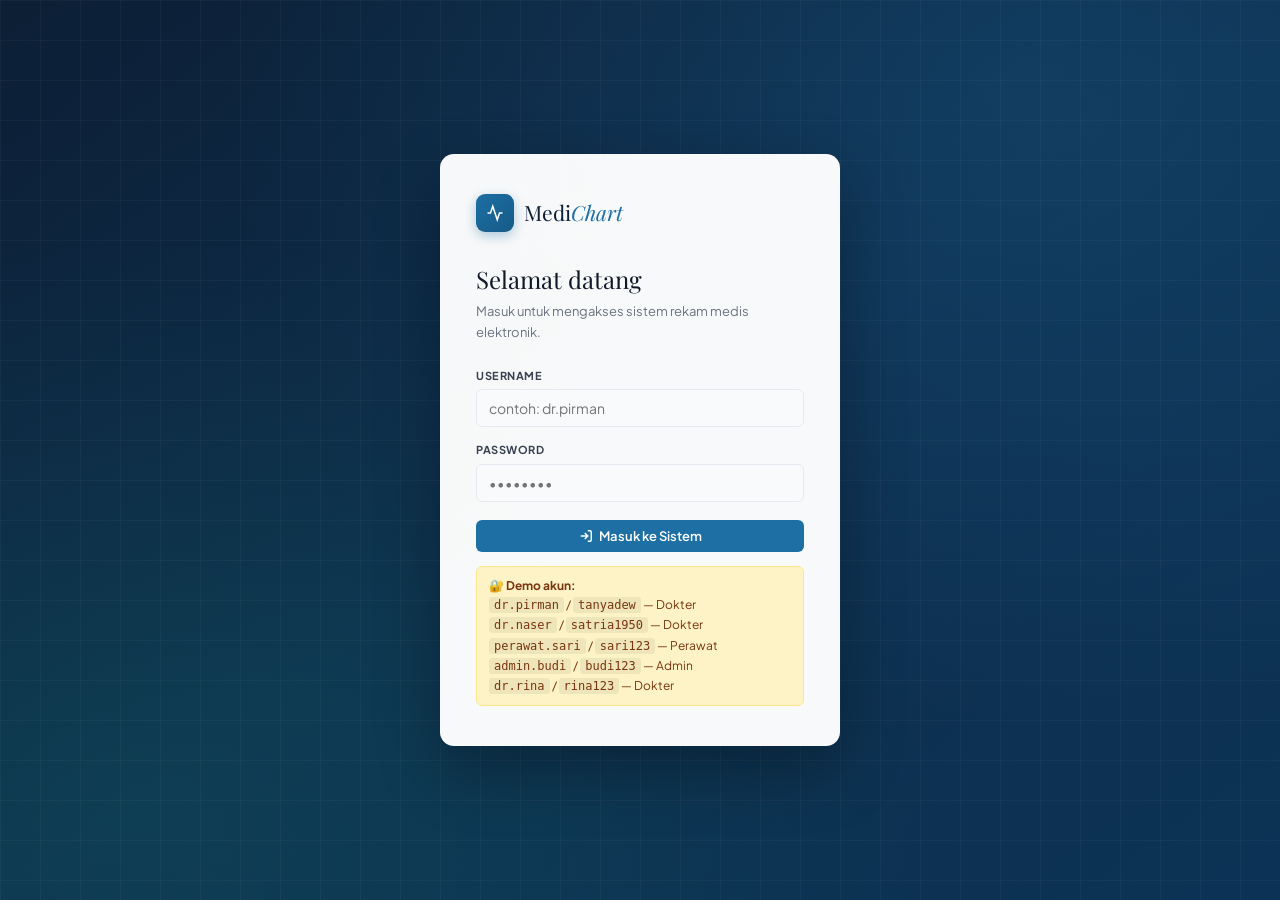
<file: medichart.html>
<!DOCTYPE html>
<html lang="id">
<head>
<meta charset="UTF-8">
<meta name="viewport" content="width=device-width, initial-scale=1.0">
<title>MediChart — Sistem Catatan Pemeriksaan Dokter</title>
<link href="https://fonts.googleapis.com/css2?family=Plus+Jakarta+Sans:ital,wght@0,300;0,400;0,500;0,600;0,700;1,400&family=Playfair+Display:ital,wght@0,600;1,500&display=swap" rel="stylesheet">
<style>
/* ============================================================
   DESIGN TOKENS
============================================================ */
:root {
  /* Colors */
  --ink:        #111827;
  --ink-mid:    #374151;
  --ink-soft:   #6B7280;
  --ink-ghost:  #9CA3AF;
  --bg:         #F3F6FA;
  --surface:    #FFFFFF;
  --surface2:   #F9FAFB;
  --border:     #E5E9F0;
  --border-dk:  #D1D9E6;

  --primary:    #1D6FA4;      /* steel blue */
  --primary-lt: #EBF4FB;
  --primary-dk: #155A87;
  --green:      #0F9D7E;
  --green-lt:   #E6F6F2;
  --green-dk:   #0B7D65;
  --amber:      #D97706;
  --amber-lt:   #FEF3C7;
  --red:        #DC2626;
  --red-lt:     #FEE2E2;

  /* Sidebar */
  --sb:         #0C1F35;
  --sb-lt:      #142840;
  --sb-border:  rgba(255,255,255,.07);
  --sb-text:    rgba(255,255,255,.55);
  --sb-active:  rgba(255,255,255,.10);

  /* Misc */
  --r:    10px;
  --rsm:  6px;
  --rxs:  4px;
  --shadow-sm: 0 1px 4px rgba(17,24,39,.06);
  --shadow:    0 3px 12px rgba(17,24,39,.10);
  --shadow-md: 0 8px 32px rgba(17,24,39,.14);

  --font:   'Plus Jakarta Sans', system-ui, sans-serif;
  --serif:  'Playfair Display', Georgia, serif;
  --t: .15s ease;
}

/* ============================================================
   RESET
============================================================ */
*, *::before, *::after { box-sizing: border-box; margin: 0; padding: 0; }
html { scroll-behavior: smooth; }
body { font-family: var(--font); background: var(--bg); color: var(--ink); font-size: 14px; line-height: 1.6; min-height: 100vh; }
input, textarea, select, button { font-family: inherit; font-size: inherit; }
a { text-decoration: none; color: inherit; }

/* ============================================================
   UTILITY
============================================================ */
.hidden { display: none !important; }
.w-full { width: 100%; }
.flex   { display: flex; }
.items-center { align-items: center; }
.gap-8  { gap: 8px; }
.flex-1 { flex: 1; }
.text-sm   { font-size: 13px; }
.text-xs   { font-size: 11px; }
.text-muted { color: var(--ink-soft); }
.bold { font-weight: 600; }
.serif { font-family: var(--serif); }
.divider { border: none; border-top: 1px solid var(--border); margin: 18px 0; }

/* ============================================================
   ANIMATIONS
============================================================ */
@keyframes fadeUp  { from { opacity:0; transform:translateY(12px); } to { opacity:1; transform:translateY(0); } }
@keyframes fadeIn  { from { opacity:0; } to { opacity:1; } }
@keyframes slideIn { from { opacity:0; transform:translateX(-8px); } to { opacity:1; transform:translateX(0); } }
.anim-up    { animation: fadeUp  .28s ease both; }
.anim-in    { animation: fadeIn  .22s ease both; }
.anim-slide { animation: slideIn .22s ease both; }

/* ============================================================
   TOAST
============================================================ */
#toast {
  position: fixed; bottom: 24px; right: 24px; z-index: 9999;
  padding: 12px 18px; border-radius: var(--rsm);
  font-size: 13px; font-weight: 500;
  box-shadow: var(--shadow-md); max-width: 320px;
  transition: opacity .3s, transform .3s;
  opacity: 0; transform: translateY(8px); pointer-events: none;
}
#toast.show   { opacity: 1; transform: translateY(0); pointer-events: auto; }
#toast.t-ok   { background: var(--green);   color: #fff; }
#toast.t-err  { background: var(--red);     color: #fff; }
#toast.t-info { background: var(--primary); color: #fff; }

/* ============================================================
   MODAL
============================================================ */
.modal-bg {
  position: fixed; inset: 0; z-index: 600;
  background: rgba(12,31,53,.5);
  display: flex; align-items: flex-start; justify-content: center;
  padding: 32px 16px; overflow-y: auto;
  animation: fadeIn .2s ease;
}
.modal {
  background: var(--surface); border-radius: var(--r);
  box-shadow: var(--shadow-md);
  width: 100%; max-width: 640px;
  animation: fadeUp .25s ease;
  flex-shrink: 0;
}
.modal-head {
  padding: 18px 22px 14px;
  border-bottom: 1px solid var(--border);
  display: flex; align-items: center; justify-content: space-between;
}
.modal-title { font-family: var(--serif); font-size: 17px; }
.modal-body  { padding: 20px 22px 24px; }
.btn-close {
  width: 30px; height: 30px; border: none; cursor: pointer;
  background: var(--surface2); border-radius: var(--rxs);
  color: var(--ink-soft); font-size: 18px; line-height: 1;
  display: grid; place-items: center;
  transition: background var(--t), color var(--t);
}
.btn-close:hover { background: var(--red-lt); color: var(--red); }

/* ============================================================
   FORM ELEMENTS
============================================================ */
.field { margin-bottom: 14px; }
.field > label {
  display: block; font-size: 11px; font-weight: 700;
  text-transform: uppercase; letter-spacing: .5px;
  color: var(--ink-mid); margin-bottom: 5px;
}
.req { color: var(--red); margin-left: 2px; }
.field input, .field textarea, .field select {
  width: 100%; padding: 9px 12px;
  border: 1.5px solid var(--border);
  border-radius: var(--rsm); background: var(--surface2);
  color: var(--ink); outline: none;
  transition: border-color var(--t), box-shadow var(--t), background var(--t);
}
.field input:focus, .field textarea:focus, .field select:focus {
  border-color: var(--primary);
  box-shadow: 0 0 0 3px rgba(29,111,164,.12);
  background: var(--surface);
}
.field textarea { min-height: 72px; resize: vertical; }
.field.f-err input, .field.f-err textarea, .field.f-err select { border-color: var(--red); }
.f-msg { font-size: 11px; color: var(--red); margin-top: 4px; min-height: 15px; }
.grid-2 { display: grid; grid-template-columns: 1fr 1fr; gap: 12px; }
.grid-2.grid-3col { grid-template-columns: 1fr 1fr 1fr; }

/* Validation summary block */
.val-box {
  background: var(--red-lt); border: 1px solid #FECACA;
  border-radius: var(--rsm); padding: 10px 14px;
  font-size: 13px; color: var(--red);
  margin-bottom: 12px; display: none;
}
.val-box ul { margin-left: 16px; margin-top: 3px; }

/* Section label inside form */
.form-section-label {
  font-size: 11px; font-weight: 700; text-transform: uppercase;
  letter-spacing: .5px; color: var(--ink-ghost);
  padding: 4px 0 10px; margin-top: 6px;
  display: flex; align-items: center; gap: 8px;
}
.form-section-label::after {
  content: ''; flex: 1; height: 1px; background: var(--border);
}

/* ============================================================
   BUTTONS
============================================================ */
.btn {
  display: inline-flex; align-items: center; gap: 6px;
  padding: 8px 16px; border: none; border-radius: var(--rsm);
  font-family: var(--font); font-size: 13px; font-weight: 600;
  cursor: pointer; white-space: nowrap;
  transition: background var(--t), box-shadow var(--t), transform var(--t);
}
.btn:active { transform: translateY(1px); }
.btn-primary { background: var(--primary);  color: #fff; }
.btn-primary:hover   { background: var(--primary-dk); box-shadow: 0 4px 14px rgba(29,111,164,.28); }
.btn-green   { background: var(--green);    color: #fff; }
.btn-green:hover     { background: var(--green-dk); box-shadow: 0 4px 14px rgba(15,157,126,.28); }
.btn-ghost   { background: var(--surface2); color: var(--ink-mid); border: 1.5px solid var(--border); }
.btn-ghost:hover     { background: var(--border); }
.btn-amber   { background: var(--amber);    color: #fff; }
.btn-amber:hover     { background: #B45309; }
.btn-red     { background: var(--red);      color: #fff; }
.btn-red:hover       { background: #B91C1C; }
.btn-sm  { padding: 6px 12px; font-size: 12px; }
.btn-xs  { padding: 4px 9px;  font-size: 11px; }
.btn-icon { padding: 7px; }

/* ============================================================
   BADGE / TAG
============================================================ */
.badge {
  display: inline-flex; align-items: center; gap: 3px;
  padding: 2px 8px; border-radius: 20px;
  font-size: 11px; font-weight: 700; letter-spacing: .2px;
}
.b-blue   { background: var(--primary-lt); color: var(--primary-dk); }
.b-green  { background: var(--green-lt);   color: var(--green-dk); }
.b-amber  { background: var(--amber-lt);   color: #92400E; }
.b-gray   { background: #EEF2F7;           color: var(--ink-mid); }
.b-red    { background: var(--red-lt);     color: var(--red); }

/* SOAP colored pill */
.soap-pill {
  display: inline-flex; align-items: center; gap: 4px;
  padding: 3px 8px; border-radius: 4px;
  font-size: 11px; font-weight: 700;
}
.sp-s { background: #EFF6FF; color: #1D4ED8; }
.sp-o { background: var(--amber-lt); color: #92400E; }
.sp-a { background: var(--red-lt); color: var(--red); }
.sp-p { background: var(--green-lt); color: var(--green-dk); }

/* ============================================================
   CARD
============================================================ */
.card {
  background: var(--surface); border: 1px solid var(--border);
  border-radius: var(--r); box-shadow: var(--shadow-sm); overflow: hidden;
}
.card-head {
  padding: 13px 18px;
  border-bottom: 1px solid var(--border);
  display: flex; align-items: center; justify-content: space-between; gap: 10px;
}
.card-title {
  font-family: var(--serif); font-size: 15px; font-weight: 600;
  display: flex; align-items: center; gap: 8px;
}
.card-icon {
  width: 26px; height: 26px; border-radius: 6px;
  background: var(--primary-lt); color: var(--primary);
  display: grid; place-items: center; flex-shrink: 0;
}
.card-icon svg { width: 13px; height: 13px; }
.card-icon.green { background: var(--green-lt);  color: var(--green); }
.card-icon.amber { background: var(--amber-lt);  color: var(--amber); }
.card-icon.gray  { background: #EEF2F7; color: var(--ink-mid); }
.card-body { padding: 16px 18px; }

/* ============================================================
   LOGIN PAGE
============================================================ */
#page-login {
  min-height: 100vh; display: flex; align-items: center; justify-content: center;
  padding: 24px;
  background: linear-gradient(145deg, var(--sb) 0%, #0E2E4D 50%, #0C3355 100%);
  position: relative; overflow: hidden;
}
#page-login::before {
  content: ''; position: absolute; inset: 0; pointer-events: none;
  background:
    radial-gradient(ellipse at 80% 10%, rgba(29,111,164,.25) 0%, transparent 55%),
    radial-gradient(ellipse at 10% 90%, rgba(15,157,126,.15) 0%, transparent 50%);
}
/* Grid decoration */
#page-login::after {
  content: ''; position: absolute; inset: 0; pointer-events: none;
  background-image:
    linear-gradient(rgba(255,255,255,.03) 1px, transparent 1px),
    linear-gradient(90deg, rgba(255,255,255,.03) 1px, transparent 1px);
  background-size: 40px 40px;
}
.login-card {
  background: rgba(255,255,255,.97); border-radius: 14px;
  box-shadow: 0 24px 64px rgba(0,0,0,.30);
  width: 100%; max-width: 400px;
  padding: 40px 36px; position: relative; z-index: 1;
  animation: fadeUp .4s ease;
}
.login-brand {
  display: flex; align-items: center; gap: 10px; margin-bottom: 28px;
}
.brand-icon {
  width: 38px; height: 38px; border-radius: 9px;
  background: linear-gradient(135deg, var(--primary), var(--primary-dk));
  display: grid; place-items: center; flex-shrink: 0;
  box-shadow: 0 4px 12px rgba(29,111,164,.35);
}
.brand-icon svg { color: #fff; width: 18px; height: 18px; }
.brand-name { font-family: var(--serif); font-size: 21px; color: var(--sb); }
.brand-name span { color: var(--primary); font-style: italic; }
.login-h { font-family: var(--serif); font-size: 24px; margin-bottom: 3px; color: var(--ink); }
.login-sub { color: var(--ink-soft); font-size: 13px; margin-bottom: 24px; }
#l-err {
  background: var(--red-lt); border: 1px solid #FECACA; color: var(--red);
  border-radius: var(--rsm); padding: 9px 12px; font-size: 13px;
  margin-top: 10px; display: none;
}
.login-hint {
  margin-top: 14px; padding: 9px 12px;
  background: var(--amber-lt); border: 1px solid #FDE68A;
  border-radius: var(--rsm); font-size: 12px; color: #78350F; line-height: 1.6;
}
.login-hint code {
  background: rgba(0,0,0,.06); padding: 1px 5px; border-radius: 3px; font-family: monospace;
}

/* ============================================================
   APP SHELL
============================================================ */
#page-app { display: none; flex-direction: row; min-height: 100vh; }

/* --- Sidebar --- */
.sidebar {
  width: 220px; flex-shrink: 0; background: var(--sb);
  display: flex; flex-direction: column;
  position: sticky; top: 0; height: 100vh; overflow-y: auto;
}
.sb-brand {
  padding: 18px 16px 14px;
  border-bottom: 1px solid var(--sb-border);
  display: flex; align-items: center; gap: 8px;
}
.sb-brand-ico {
  width: 30px; height: 30px; border-radius: 7px;
  background: linear-gradient(135deg, var(--primary), var(--primary-dk));
  display: grid; place-items: center; flex-shrink: 0;
}
.sb-brand-ico svg { color: #fff; width: 14px; height: 14px; }
.sb-brand-name { font-family: var(--serif); font-size: 16px; color: #fff; }
.sb-brand-name span { color: #60B3E4; font-style: italic; }

.sb-doctor {
  padding: 13px 16px 13px;
  border-bottom: 1px solid var(--sb-border);
}
.doc-avatar {
  width: 40px;
  height: 40px;
  border-radius: 50%;
  overflow: hidden;
  flex-shrink: 0;
}

.doc-avatar img {
  width: 100%;
  height: 100%;
  object-fit: cover;
}

.doc-name { font-size: 13px; font-weight: 600; color: #fff; line-height: 1.3; }
.doc-role { font-size: 11px; color: rgba(255,255,255,.4); }

.sb-nav { padding: 10px 8px; flex: 1; }
.nav-item {
  display: flex; align-items: center; gap: 8px;
  padding: 9px 10px; border-radius: 7px;
  color: var(--sb-text); font-size: 13px; font-weight: 500;
  cursor: pointer; margin-bottom: 2px;
  transition: background var(--t), color var(--t);
}
.nav-item svg { width: 14px; height: 14px; flex-shrink: 0; }
.nav-item:hover, .nav-item.active { background: var(--sb-active); color: #fff; }
.nav-item.active { color: #60B3E4; }

.sb-footer {
  padding: 10px 8px; border-top: 1px solid var(--sb-border);
}
.btn-logout {
  width: 100%; display: flex; align-items: center; gap: 8px;
  padding: 8px 10px; border: none; border-radius: 6px;
  background: rgba(220,38,38,.15); color: #FCA5A5;
  font-family: var(--font); font-size: 13px; font-weight: 500;
  cursor: pointer; transition: background var(--t);
}
.btn-logout:hover { background: rgba(220,38,38,.28); }
.btn-logout svg { width: 14px; height: 14px; }

/* --- Main content --- */
.app-main {
  flex: 1; overflow-y: auto; padding: 26px 24px;
  display: flex; flex-direction: column; gap: 18px;
}
.pg-head {
  display: flex; align-items: flex-start; justify-content: space-between; gap: 12px;
}
.pg-title { font-family: var(--serif); font-size: 22px; font-weight: 600; }
.pg-sub   { font-size: 13px; color: var(--ink-soft); margin-top: 2px; }

/* ============================================================
   PATIENT LIST (left column)
============================================================ */
.search-bar {
  display: flex; gap: 8px; margin-bottom: 12px;
}
.search-bar input {
  flex: 1; padding: 8px 12px;
  border: 1.5px solid var(--border); border-radius: var(--rsm);
  background: var(--surface2); outline: none;
  transition: border-color var(--t), box-shadow var(--t);
}
.search-bar input:focus {
  border-color: var(--primary);
  box-shadow: 0 0 0 3px rgba(29,111,164,.11);
  background: var(--surface);
}

.pt-table { width: 100%; border-collapse: collapse; }
.pt-table thead tr { background: var(--surface2); border-bottom: 2px solid var(--border); }
.pt-table th {
  padding: 8px 13px; text-align: left;
  font-size: 10px; font-weight: 700; text-transform: uppercase;
  letter-spacing: .5px; color: var(--ink-ghost);
}
.pt-table td { padding: 11px 13px; border-bottom: 1px solid var(--border); font-size: 13px; vertical-align: middle; }
.pt-table tbody tr { cursor: pointer; transition: background var(--t); }
.pt-table tbody tr:hover { background: var(--primary-lt); }
.pt-table tbody tr.selected { background: var(--primary-lt); }
.pt-name { font-weight: 600; color: var(--ink); }
.pt-meta { font-size: 11px; color: var(--ink-soft); margin-top: 1px; }
.pt-table th.col-gender, .pt-table td.col-gender {
  width: 74px;
  min-width: 74px;
  text-align: center;
  padding-left: 8px;
  padding-right: 8px;
}
.gender-badge {
  display: inline-flex;
  align-items: center;
  justify-content: center;
  gap: 4px;
  min-width: 48px;
  height: 24px;
  padding: 0 9px;
  border-radius: 999px;
  font-size: 11px;
  font-weight: 700;
  line-height: 1;
  white-space: nowrap;
}
.gender-male { background: #EAF3FF; color: #1D6FA4; }
.gender-female { background: #FFF0F6; color: #BE185D; }

.dashboard-grid {
  display: grid;
  grid-template-columns: repeat(2, minmax(0, 1fr));
  gap: 12px;
}
.stat-card {
  background: var(--surface);
  border: 1px solid var(--border);
  border-radius: var(--r);
  box-shadow: var(--shadow-sm);
  padding: 15px 16px;
  display: flex;
  align-items: center;
  gap: 12px;
}
.stat-icon {
  width: 38px;
  height: 38px;
  border-radius: 9px;
  display: grid;
  place-items: center;
  background: var(--primary-lt);
  color: var(--primary);
  flex-shrink: 0;
}
.stat-icon.green { background: var(--green-lt); color: var(--green); }
.stat-icon.amber { background: var(--amber-lt); color: var(--amber); }
.stat-icon.gray { background: #EEF2F7; color: var(--ink-mid); }
.stat-val { font-size: 22px; font-weight: 700; line-height: 1.1; }
.stat-label { font-size: 11px; color: var(--ink-soft); margin-top: 2px; }

.empty-state {
  text-align: center; padding: 36px 16px;
  color: var(--ink-soft); font-size: 13px;
}
.empty-state svg { display: block; margin: 0 auto 10px; opacity: .3; width: 36px; height: 36px; }

/* ============================================================
   TWO-COLUMN LAYOUT
============================================================ */
.layout-2col { display: grid; grid-template-columns: 380px 1fr; gap: 18px; align-items: start; }

/* Placeholder panel */
.placeholder-panel {
  border: 2px dashed var(--border); border-radius: var(--r);
  background: transparent; text-align: center;
  padding: 48px 20px; color: var(--ink-soft); font-size: 13px;
}
.placeholder-panel svg { display: block; margin: 0 auto 10px; opacity: .25; width: 40px; height: 40px; }

/* ============================================================
   PATIENT DETAIL (right column)
============================================================ */
.demo-grid { display: grid; grid-template-columns: 1fr 1fr; gap: 9px; }
.demo-item {
  background: var(--surface2); border: 1px solid var(--border);
  border-radius: var(--rsm); padding: 10px 13px;
}
.demo-label { font-size: 10px; font-weight: 700; text-transform: uppercase; letter-spacing: .4px; color: var(--ink-ghost); margin-bottom: 2px; }
.demo-val   { font-weight: 600; font-size: 14px; }
.demo-item.full { grid-column: 1 / -1; }

/* Patient name header */
.pt-header {
  display: flex; align-items: flex-start; justify-content: space-between;
  gap: 12px; margin-bottom: 14px;
}
.pt-header-name { font-family: var(--serif); font-size: 20px; font-weight: 600; line-height: 1.2; }

/* Encounter history card */
.enc-item {
  border: 1px solid var(--border); border-radius: var(--rsm);
  margin-bottom: 10px; overflow: hidden; transition: box-shadow var(--t);
}
.enc-item:hover { box-shadow: var(--shadow); }
.enc-item-head {
  padding: 9px 14px;
  background: var(--surface2); border-bottom: 1px solid var(--border);
  display: flex; align-items: center; flex-wrap: wrap; gap: 8px;
}
.enc-id   { font-size: 11px; font-weight: 700; color: var(--ink-mid); }
.enc-date { font-size: 11px; color: var(--ink-ghost); margin-left: auto; }
.enc-item-body { padding: 12px 14px; font-size: 13px; }
.enc-row  { margin-bottom: 8px; }
.enc-tag  { font-size: 10px; font-weight: 700; text-transform: uppercase; letter-spacing: .4px; color: var(--ink-ghost); margin-bottom: 2px; }
.enc-val  { color: var(--ink); line-height: 1.5; }
.soap-view { display: flex; flex-direction: column; gap: 6px; margin-top: 8px; }
.soap-view-row { display: flex; gap: 8px; align-items: flex-start; }
.soap-view-key {
  flex-shrink: 0; width: 100px;
  font-size: 11px; font-weight: 700; text-transform: uppercase;
  letter-spacing: .4px; color: var(--ink-soft); padding-top: 1px;
}
.soap-view-val { font-size: 13px; color: var(--ink); line-height: 1.5; }
.soap-view-val.empty { color: var(--ink-ghost); font-style: italic; font-size: 12px; }
.enc-actions {
  padding: 10px 14px; background: var(--surface2); border-top: 1px solid var(--border);
  display: flex; gap: 7px; flex-wrap: wrap;
}



/* ============================================================
   VISUAL POLISH — Compact Clinical Workspace
============================================================ */
body {
  background:
    radial-gradient(circle at 0% 0%, rgba(29,111,164,.07), transparent 34%),
    linear-gradient(180deg, #F8FAFC 0%, #EEF3F8 100%);
}
.app-main {
  padding: 24px 26px;
  gap: 16px;
}
.pg-head {
  background: transparent;
  border: none;
  border-radius: 0;
  padding: 0 2px 2px;
  box-shadow: none;
  color: var(--ink);
  position: relative;
  overflow: visible;
  display: flex;
  align-items: flex-end;
  justify-content: space-between;
}
.pg-head::after { display: none; }
.pg-title {
  color: var(--ink);
  font-size: 22px;
  letter-spacing: -.03em;
  line-height: 1.15;
}
.pg-sub {
  color: var(--ink-soft);
  font-size: 13px;
  margin-top: 5px;
}
.workspace-meta {
  display: flex;
  gap: 8px;
  flex-wrap: wrap;
  align-items: center;
  justify-content: flex-end;
}
.meta-chip {
  display: inline-flex;
  align-items: center;
  gap: 7px;
  height: 34px;
  padding: 0 12px;
  border: 1px solid rgba(209,217,230,.85);
  border-radius: 999px;
  background: rgba(255,255,255,.72);
  box-shadow: 0 1px 2px rgba(16,24,40,.04);
  font-size: 12px;
  font-weight: 700;
  color: var(--ink-mid);
}
.meta-chip svg { width: 14px; height: 14px; color: var(--primary); }
.meta-chip.green svg { color: var(--green); }
.dashboard-grid { display: none; }
.card {
  border-radius: 16px;
  border: 1px solid #E8EEF6;
  box-shadow:
    0 1px 2px rgba(16,24,40,.04),
    0 10px 26px rgba(16,24,40,.055);
  background: rgba(255,255,255,.92);
}
.card-head {
  padding: 15px 18px;
  background: rgba(249,250,251,.72);
  backdrop-filter: blur(8px);
}
.card-title { font-size: 16px; letter-spacing: -.01em; }
.card-icon {
  border-radius: 9px;
  box-shadow: inset 0 0 0 1px rgba(255,255,255,.72);
}
.search-bar input {
  height: 42px;
  border-radius: 11px;
  background: #F8FAFC;
}
.pt-table th {
  padding-top: 10px;
  padding-bottom: 10px;
}
.pt-table td {
  padding-top: 12px;
  padding-bottom: 12px;
}
.pt-table tbody tr {
  transition: background .18s ease, transform .18s ease;
}
.pt-table tbody tr:hover {
  background: #F7FBFF;
  transform: translateX(2px);
}
.pt-table tbody tr.selected {
  background: linear-gradient(90deg, rgba(235,244,251,1), rgba(235,244,251,.42));
}
.patient-name-wrap {
  display: flex;
  align-items: center;
  gap: 10px;
}
.patient-avatar {
  width: 34px;
  height: 34px;
  border-radius: 999px;
  display: grid;
  place-items: center;
  flex-shrink: 0;
  font-size: 11px;
  font-weight: 800;
  color: var(--primary-dk);
  background: #EAF3FF;
  box-shadow: inset 0 0 0 1px rgba(29,111,164,.08);
}
.pt-table tbody tr:nth-child(2n) .patient-avatar { background: #E6F6F2; color: var(--green-dk); }
.pt-table tbody tr:nth-child(3n) .patient-avatar { background: #F3E8FF; color: #6D28D9; }
.pt-table tbody tr:nth-child(4n) .patient-avatar { background: #FEF3C7; color: #92400E; }
.badge { box-shadow: inset 0 0 0 1px rgba(255,255,255,.45); }
.gender-badge {
  height: 25px;
  min-width: 58px;
  font-size: 11px;
}
.placeholder-panel {
  min-height: 310px;
  border: 1px dashed #D6DEE9;
  border-radius: 16px;
  background: rgba(255,255,255,.62);
  display: flex;
  flex-direction: column;
  align-items: center;
  justify-content: center;
  box-shadow: inset 0 1px 0 rgba(255,255,255,.65);
  padding: 40px 28px;
}
.placeholder-panel svg {
  width: 52px;
  height: 52px;
  padding: 12px;
  border-radius: 16px;
  background: #EEF6FC;
  color: var(--primary);
  opacity: 1;
  margin-bottom: 14px;
}
.placeholder-title {
  font-family: var(--serif);
  font-size: 18px;
  font-weight: 600;
  color: var(--ink);
  margin-bottom: 4px;
}
.placeholder-sub {
  color: var(--ink-soft);
  max-width: 430px;
  margin: 0 auto;
}
.sidebar {
  box-shadow: 8px 0 30px rgba(12,31,53,.10);
  background: linear-gradient(180deg, #0B1B2E 0%, #0C2037 100%);
}
.nav-item.active {
  background: rgba(96,179,228,.11);
  color: #60B3E4;
  position: relative;
}
.nav-item.active::before {
  content: '';
  position: absolute;
  left: 0;
  top: 8px;
  bottom: 8px;
  width: 3px;
  border-radius: 99px;
  background: #60B3E4;
}
.btn-add-compact {
  background: #F8FAFC;
  color: var(--primary-dk);
  border: 1px solid #DCE7F2;
}
.btn-add-compact:hover { background: var(--primary-lt); box-shadow: none; }
@media (max-width: 820px) {
  .app-main { padding: 16px; }
  .pg-head { align-items: flex-start; flex-direction: column; gap: 10px; }
  .workspace-meta { justify-content: flex-start; }
}

.photo-modal{
  position: fixed;
  inset: 0;
  background: rgba(0,0,0,.75);
  display: none;
  align-items: center;
  justify-content: center;
  z-index: 9999;
  backdrop-filter: blur(4px);
}

.photo-modal img{
  width: 280px;
  height: 280px;
  border-radius: 24px;
  object-fit: cover;
  box-shadow: 0 10px 40px rgba(0,0,0,.35);
  animation: zoomPhoto .2s ease;
}

@keyframes zoomPhoto{
  from{
    transform: scale(.8);
    opacity:0;
  }
  to{
    transform: scale(1);
    opacity:1;
  }
}

.doc-avatar{
  cursor:pointer;
}

/* ============================================================
   RESPONSIVE
============================================================ */
@media (max-width: 1024px) {
  .layout-2col { grid-template-columns: 320px 1fr; }
  .dashboard-grid { grid-template-columns: repeat(2, minmax(0, 1fr)); }
}

@media (max-width: 700px) {
  .dashboard-grid { grid-template-columns: 1fr; }
}

@media (max-width: 820px)  {
  .layout-2col { grid-template-columns: 1fr; }
  .sidebar { display: none; }
  .app-main { padding: 14px; }
}
@media (max-width: 560px)  {
  .grid-2, .grid-2.grid-3col { grid-template-columns: 1fr; }
  .soap-grid { grid-template-columns: 1fr; }
  .dashboard-grid { grid-template-columns: 1fr; }
}
</style>
</head>
<body>

<!-- TOAST -->
<div id="toast" role="alert" aria-live="polite"></div>

<!-- ============================================================
     MODAL CONTAINER (rendered dynamically)
============================================================ -->
<div id="modal-bg" class="modal-bg hidden"></div>

<!-- ============================================================
     LOGIN PAGE
============================================================ -->
<div id="page-login">
  <div class="login-card">
    <div class="login-brand">
      <div class="brand-icon">
        <svg fill="none" stroke="currentColor" stroke-width="2" viewBox="0 0 24 24">
          <path d="M22 12h-4l-3 9L9 3l-3 9H2"/>
        </svg>
      </div>
      <div class="brand-name">Medi<span>Chart</span></div>
    </div>
    <div class="login-h">Selamat datang</div>
    <p class="login-sub">Masuk untuk mengakses sistem rekam medis elektronik.</p>

    <div class="field">
      <label for="inp-usr">Username</label>
      <input type="text" id="inp-usr" placeholder="contoh: dr.pirman" autocomplete="username">
    </div>
    <div class="field">
      <label for="inp-pwd">Password</label>
      <input type="password" id="inp-pwd" placeholder="••••••••" autocomplete="current-password">
    </div>
    <button class="btn btn-primary w-full" style="justify-content:center;margin-top:4px;" onclick="login()">
      <svg width="14" height="14" fill="none" stroke="currentColor" stroke-width="2.5" viewBox="0 0 24 24">
        <path d="M15 3h4a2 2 0 0 1 2 2v14a2 2 0 0 1-2 2h-4M10 17l5-5-5-5M15 12H3"/>
      </svg>
      Masuk ke Sistem
    </button>
    <div id="l-err"></div>
    <div class="login-hint">
      🔐 <strong>Demo akun:</strong><br>
      <code>dr.pirman</code> / <code>tanyadew</code> — Dokter<br>
      <code>dr.naser</code> / <code>satria1950</code> — Dokter<br>
      <code>perawat.sari</code> / <code>sari123</code> — Perawat<br>
      <code>admin.budi</code> / <code>budi123</code> — Admin<br>
      <code>dr.rina</code> / <code>rina123</code> — Dokter
    </div>
  </div>
</div>

<!-- ============================================================
     APP SHELL
============================================================ -->
<div id="page-app">

  <!-- Sidebar -->
  <aside class="sidebar">
    <div class="sb-brand">
      <div class="sb-brand-ico">
        <svg fill="none" stroke="currentColor" stroke-width="2" viewBox="0 0 24 24">
          <path d="M22 12h-4l-3 9L9 3l-3 9H2"/>
        </svg>
      </div>
      <div class="sb-brand-name">Medi<span>Chart</span></div>
    </div>
    
    <div class="sb-doctor">
      <div style="display:flex;align-items:center;gap:8px;">
        <div class="doc-avatar" id="sb-av" onclick="openProfilePhoto()"></div>
        <div>
          <div class="doc-name" id="sb-name">belum login</div>
          <div class="doc-role" id="sb-role">—</div>
        </div>
      </div>
    </div>
    <nav class="sb-nav" id="sb-nav">
      <!-- Menu klinis: hanya untuk Dokter dan Perawat, tersembunyi dari Admin -->
      <div class="nav-item active" id="nav-dashboard" data-role-access="Dokter,Perawat" onclick="navigateTo('dashboard')">
        <svg fill="none" stroke="currentColor" stroke-width="2" viewBox="0 0 24 24">
          <rect x="3" y="3" width="7" height="7" rx="1"/>
          <rect x="14" y="3" width="7" height="7" rx="1"/>
          <rect x="14" y="14" width="7" height="7" rx="1"/>
          <rect x="3" y="14" width="7" height="7" rx="1"/>
        </svg>
        Rekam Medis
      </div>
      <div class="nav-item hidden" id="nav-diag" data-role-access="Dokter,Perawat" onclick="navigateTo('diag-reports')">
        <svg fill="none" stroke="currentColor" stroke-width="2" viewBox="0 0 24 24">
          <path d="M4 4h16v16H4z"/>
          <path d="M8 12h8M8 8h8M8 16h5"/>
        </svg>
        Diagnostic Reports
      </div>
      <!-- Menu admin: hanya untuk Admin -->
      <div class="nav-item hidden" id="nav-admin" data-role-access="Admin" onclick="navigateTo('admin')">
        <svg fill="none" stroke="currentColor" stroke-width="2" viewBox="0 0 24 24">
          <path d="M17 21v-2a4 4 0 0 0-4-4H5a4 4 0 0 0-4 4v2"/>
          <circle cx="9" cy="7" r="4"/>
          <path d="M23 21v-2a4 4 0 0 0-3-3.87"/>
          <path d="M16 3.13a4 4 0 0 1 0 7.75"/>
        </svg>
        Manajemen Pengguna
      </div>
    </nav>
    <div class="sb-footer">
      <button class="btn-logout" onclick="logout()">
        <svg fill="none" stroke="currentColor" stroke-width="2" viewBox="0 0 24 24">
          <path d="M9 21H5a2 2 0 0 1-2-2V5a2 2 0 0 1 2-2h4M16 17l5-5-5-5M21 12H9"/>
        </svg>
        Keluar
      </button>
    </div>
  </aside>

  <!-- Main -->
  <main class="app-main" id="app-main"></main>

  <!-- Diagnostic Reports Page -->
  <main class="app-main hidden" id="page-diag-reports"></main>

  <!-- Admin Page -->
  <main class="app-main hidden" id="page-admin">
    <div class="pg-head anim-up">
      <div>
        <div class="pg-title">Manajemen Pengguna</div>
        <div class="pg-sub">Kelola akun pengguna sistem — tambah, lihat, dan nonaktifkan akun.</div>
      </div>
    </div>

    <!-- Add User Form -->
    <div class="card anim-up" style="animation-delay:.04s">
      <div class="card-head">
        <div class="card-title">
          <div class="card-icon">
            <svg fill="none" stroke="currentColor" stroke-width="2" viewBox="0 0 24 24">
              <path d="M16 21v-2a4 4 0 0 0-4-4H6a4 4 0 0 0-4 4v2"/>
              <circle cx="9" cy="7" r="4"/>
              <line x1="19" y1="8" x2="19" y2="14"/>
              <line x1="22" y1="11" x2="16" y2="11"/>
            </svg>
          </div>
          Tambah Pengguna Baru
        </div>
      </div>
      <div class="card-body">
        <div class="val-box" id="admin-val-box"></div>
        <div class="grid-2">
          <div class="field">
            <label for="au-name">Nama Lengkap <span class="req">*</span></label>
            <input type="text" id="au-name" placeholder="Nama lengkap pengguna">
            <div class="f-msg" id="au-name-err"></div>
          </div>
          <div class="field">
            <label for="au-username">Username <span class="req">*</span></label>
            <input type="text" id="au-username" placeholder="contoh: dr.baru" oninput="checkUsernameAvailability()">
            <div class="f-msg" id="au-username-err"></div>
          </div>
          <div class="field">
            <label for="au-password">Password <span class="req">*</span></label>
            <input type="password" id="au-password" placeholder="Minimal 6 karakter">
            <div class="f-msg" id="au-password-err"></div>
          </div>
          <div class="field">
            <label for="au-role">Peran <span class="req">*</span></label>
            <select id="au-role">
              <option value="">-- Pilih Peran --</option>
              <option value="Dokter">Dokter</option>
              <option value="Perawat">Perawat</option>
              <option value="Admin">Admin</option>
            </select>
            <div class="f-msg" id="au-role-err"></div>
          </div>
        </div>
        <div style="display:flex;justify-content:flex-end;margin-top:4px;">
          <button class="btn btn-primary" onclick="submitAddUser()">
            <svg width="13" height="13" fill="none" stroke="currentColor" stroke-width="2.5" viewBox="0 0 24 24">
              <polyline points="20 6 9 17 4 12"/>
            </svg>
            Simpan Pengguna
          </button>
        </div>
      </div>
    </div>

    <!-- User Table -->
    <div class="card anim-up" style="animation-delay:.08s">
      <div class="card-head">
        <div class="card-title">
          <div class="card-icon gray">
            <svg fill="none" stroke="currentColor" stroke-width="2" viewBox="0 0 24 24">
              <path d="M17 21v-2a4 4 0 0 0-4-4H5a4 4 0 0 0-4 4v2"/>
              <circle cx="9" cy="7" r="4"/>
              <path d="M23 21v-2a4 4 0 0 0-3-3.87"/>
              <path d="M16 3.13a4 4 0 0 1 0 7.75"/>
            </svg>
          </div>
          Daftar Pengguna
        </div>
        <span class="badge b-gray" id="admin-user-count"></span>
      </div>
      <div class="card-body" style="padding:0;">
        <div id="admin-user-table"></div>
      </div>
    </div>
  </main>
</div>

<script>
/* ===================================================================
   ██████╗ ██████╗
   ██╔══██╗██╔══██╗
   ██║  ██║██████╔╝   MediChart — Sistem Catatan Pemeriksaan Dokter
   ██║  ██║██╔══██╗   Arsitektur: Dokter → UI → Controller → Service → DB
   ██████╔╝██████╔╝
   ╚═════╝ ╚═════╝
=================================================================== */

/* ===================================================================
   DATABASE DUMMY LAYER
   Simulasi penyimpanan data in-memory (pengganti database nyata)
=================================================================== */
const DB = {
  patients: [
    { id:'P001', name:'Siti Rahayu',      age:34, gender:'Perempuan', address:'Jl. Mawar No. 12, Kebayoran Baru, Jakarta Selatan' },
    { id:'P002', name:'Agus Firmansyah',  age:47, gender:'Laki-laki', address:'Jl. Melati Raya No. 5, Cipete, Jakarta Selatan' },
    { id:'P003', name:'Dewi Lestari',     age:28, gender:'Perempuan', address:'Komplek Griya Asri Blok C2, Depok' },
    { id:'P004', name:'Hendra Kurniawan', age:55, gender:'Laki-laki', address:'Jl. Sudirman No. 88, Tangerang Selatan' },
    { id:'P005', name:'Rina Oktaviani',   age:41, gender:'Perempuan', address:'Jl. Kemanggisan Ilir III No. 7, Jakarta Barat' },
  ],

  /* encounters: tiap entry mewakili satu kunjungan pemeriksaan */
  encounters: [
    {
      id:'ENC0001', patientId:'P001', doctorName:'dr. Aul Pirman, S.Cmpr',
      keluhan:'Batuk berdahak dan demam tinggi sejak 3 hari',
      diagnosa:'ISPA (Infeksi Saluran Pernafasan Atas)',
      soap:{ S:'Pasien mengeluh batuk berdahak warna hijau, demam 38.5°C sejak 3 hari.',
             O:'TD 120/80 mmHg, Nadi 88x/mnt, Suhu 38.5°C. Faring hiperemis.',
             A:'ISPA bakteri, derajat sedang.',
             P:'Amoksisilin 500mg 3×1 tab, Paracetamol 500mg 3×1 prn, Kontrol 3 hari.' },
      timestamp: new Date(Date.now() - 86400000*5),
    },
    {
      id:'ENC0002', patientId:'P001', doctorName:'dr. Aul Pirman, S.Cmpr',
      keluhan:'Kontrol ISPA, batuk berkurang',
      diagnosa:'ISPA dalam penyembuhan',
      soap:{ S:'Pasien merasa membaik, batuk berkurang, demam sudah turun.',
             O:'TD 118/78 mmHg, Suhu 36.8°C. Faring sedikit hiperemis.',
             A:'Perbaikan klinis ISPA.',
             P:'Lanjut amoksisilin hingga habis. Kontrol jika keluhan kembali.' },
      timestamp: new Date(Date.now() - 86400000*2),
    },
    {
      id:'ENC0003', patientId:'P003', doctorName:'dr. Nsr Ardy, S.Th.Ds',
      keluhan:'Nyeri kepala terus-menerus',
      diagnosa:'Tension-type Headache',
      soap:{ S:'Sakit kepala seperti diikat, tidak berdenyut, bilateral, sejak 2 hari.',
             O:'TD 110/70, Nadi 76, Pemeriksaan neurologis dalam batas normal.',
             A:'Tension-type headache, tidak ada tanda bahaya.',
             P:'Ibuprofen 400mg prn, edukasi sleep hygiene dan manajemen stres.' },
      timestamp: new Date(Date.now() - 86400000*1),
    },
  ],
};

/* ===================================================================
   APPLICATION STATE
=================================================================== */
const State = {
  doctor:         null,   // dokter yang sedang login
  currentPatient: null,   // pasien yang sedang dipilih
  searchQuery:    '',     // query pencarian
  diagTab:        'lab',  // tab Diagnostic Reports aktif
  currentDiagId:  null,   // laporan diagnostik yang sedang dipilih
};

/* ===================================================================
   SERVICE LAYER
   Logika bisnis murni — tidak menyentuh DOM secara langsung
=================================================================== */
const Service = {

  /** Cari pasien berdasarkan ID atau nama (case-insensitive substring) */
  searchPatients(query) {
    const q = query.trim().toLowerCase();
    if (!q) return [...DB.patients];
    return DB.patients.filter(p =>
      p.id.toLowerCase().includes(q) || p.name.toLowerCase().includes(q)
    );
  },

  /** Ambil satu pasien berdasarkan ID */
  getPatientById(id) {
    return DB.patients.find(p => p.id === id) || null;
  },

  /** Ambil semua encounters milik satu pasien, terbaru di atas */
  getEncountersByPatient(patientId) {
    return DB.encounters
      .filter(e => e.patientId === patientId)
      .slice()
      .sort((a, b) => b.timestamp - a.timestamp);
  },

  /** Ambil satu encounter by ID */
  getEncounterById(encId) {
    return DB.encounters.find(e => e.id === encId) || null;
  },

  /**
   * validatePatientData — validasi form tambah pasien baru
   * @returns {string[]} array pesan error, kosong = valid
   */
  validatePatientData({ id, name, age, gender, address, diagnosa, soap }) {
    const errs = [];
    if (!id.trim())   errs.push('ID Pasien wajib diisi.');
    else if (DB.patients.find(p => p.id.toUpperCase() === id.trim().toUpperCase()))
      errs.push('ID Pasien sudah digunakan.');
    if (!name.trim()) errs.push('Nama pasien wajib diisi.');
    if (!age || isNaN(+age) || +age <= 0) errs.push('Umur harus diisi dengan angka valid.');
    if (!gender)      errs.push('Jenis kelamin wajib dipilih.');
    if (!address.trim()) errs.push('Alamat wajib diisi.');
    // Validasi SOAP awal
    const soapErrs = Service.validateSoapData({ diagnosa, soap });
    errs.push(...soapErrs);
    return errs;
  },

  /**
   * validateSoapData — validasi data pemeriksaan (edit/tambah encounter)
   * @returns {string[]} array pesan error
   */
  validateSoapData({ diagnosa, soap }, role = 'Dokter') {
    const errs = [];
    const canProblem = role === 'Dokter';
    const canSubjective = role === 'Dokter';
    const canObjective = role === 'Dokter' || role === 'Perawat';
    const canAssessmentPlan = role === 'Dokter';

    if (canProblem && !diagnosa.trim()) errs.push('Diagnosa / Problem List tidak boleh kosong.');
    const hasSOAP = (canSubjective ? soap.S.trim() : '') || (canObjective ? soap.O.trim() : '') || (canAssessmentPlan ? soap.A.trim() : '') || (canAssessmentPlan ? soap.P.trim() : '');
    if (!hasSOAP) errs.push('Minimal satu kolom SOAP (S/O/A/P) harus terisi.');
    return errs;
  },

  /**
   * Buat pasien baru + encounter pertama sekaligus
   */
  createPatientWithSoap({ id, name, age, gender, address, keluhan, diagnosa, soap }, doctorName) {
    const patient = {
      id: id.trim().toUpperCase(), name: name.trim(),
      age: +age, gender, address: address.trim(),
    };
    DB.patients.push(patient);

    const enc = {
      id:         'ENC' + String(DB.encounters.length + 1).padStart(4, '0'),
      patientId:  patient.id,
      doctorName,
      keluhan:    keluhan.trim(),
      diagnosa:   diagnosa.trim(),
      soap:       { S: soap.S.trim(), O: soap.O.trim(), A: soap.A.trim(), P: soap.P.trim() },
      timestamp:  new Date(),
    };
    DB.encounters.push(enc);
    return { patient, enc };
  },

  /**
   * Update encounter yang sudah ada (edit)
   */
  updateEncounter(encId, { keluhan, diagnosa, soap }, doctorName) {
    const enc = DB.encounters.find(e => e.id === encId);
    if (!enc) return null;
    enc.keluhan    = keluhan.trim();
    enc.diagnosa   = diagnosa.trim();
    enc.soap       = { S: soap.S.trim(), O: soap.O.trim(), A: soap.A.trim(), P: soap.P.trim() };
    enc.doctorName = doctorName;
    enc.updatedAt  = new Date();
    return enc;
  },

  /**
   * Tambah encounter baru ke pasien yang sudah ada
   */
  addNewEncounter(patientId, { keluhan, diagnosa, soap }, doctorName) {
    const enc = {
      id:        'ENC' + String(DB.encounters.length + 1).padStart(4, '0'),
      patientId,
      doctorName,
      keluhan:   keluhan.trim(),
      diagnosa:  diagnosa.trim(),
      soap:      { S: soap.S.trim(), O: soap.O.trim(), A: soap.A.trim(), P: soap.P.trim() },
      timestamp: new Date(),
    };
    DB.encounters.push(enc);
    return enc;
  },

  /** Perbarui data pasien yang sudah ada */
  updatePatient(patientId, data) {
    const patient = DB.patients.find(item => item.id === patientId);
    if (!patient) return null;
    patient.name = data.name.trim();
    patient.age = +data.age;
    patient.gender = data.gender;
    patient.address = data.address.trim();
    return patient;
  },

  /** Ambil semua laporan diagnostik dari localStorage, urut terbaru dahulu */
  getAllReports() {
    return store.get(KEYS.DIAG_REPORTS)
      .filter(report => !report.patientId || DB.patients.some(patient => patient.id === report.patientId))
      .slice()
      .sort((a, b) => new Date(b.date || b.updatedAt || b.createdAt) - new Date(a.date || a.updatedAt || a.createdAt));
  },

  /** Ambil laporan diagnostik untuk pasien tertentu */
  getReportsByPatient(patientId) {
    return this.getAllReports().filter(report => report.patientId === patientId);
  },

  /** Ambil laporan diagnostik untuk encounter tertentu */
  getReportsByEncounter(encounterId) {
    return this.getAllReports().filter(report => report.encounterId === encounterId);
  },

  /** Cari laporan berdasarkan ID */
  getReportById(reportId) {
    return this.getAllReports().find(report => report.reportId === reportId) || null;
  },

  /** Filter laporan berdasarkan tipe */
  filterByType(patientId, type) {
    return this.getReportsByPatient(patientId).filter(report => report.type === type);
  },

  /** Validasi input laporan diagnostik */
  validateReport(data) {
    const errors = {};
    const validTypes = ['lab', 'imaging'];
    const validStatuses = ['pending', 'final', 'amended'];
    const validModalities = ['X-Ray', 'USG', 'CT Scan', 'MRI'];

    if (!data.patientId) errors.patientId = 'Pasien wajib dipilih.';
    if (data.encounterId === undefined) data.encounterId = null;
    if (!validTypes.includes(data.type)) errors.type = 'Tipe laporan tidak valid.';
    if (!data.date) errors.date = 'Tanggal wajib diisi.';
    if (!validStatuses.includes(data.status || 'pending')) errors.status = 'Status laporan tidak valid.';

    if (data.type === 'lab') {
      const lab = data.labData || {};
      if (!lab.testName || !lab.testName.trim()) errors.testName = 'Nama tes wajib diisi.';
      const result = (lab.results && lab.results[0]) || {};
      if (!result.paramName || !result.paramName.trim()) errors.paramName = 'Nama parameter wajib diisi.';
      if (result.value === undefined || String(result.value).trim() === '') errors.value = 'Nilai hasil wajib diisi.';
      if (!result.unit || !result.unit.trim()) errors.unit = 'Satuan wajib diisi.';
      if (!result.referenceRange || !String(result.referenceRange).trim()) errors.referenceRange = 'Nilai referensi wajib diisi.';
    }

    if (data.type === 'imaging') {
      const img = data.imagingData || {};
      if (!validModalities.includes(img.modality)) errors.modality = 'Jenis pemeriksaan wajib dipilih.';
      if (!img.findings || !img.findings.trim()) errors.findings = 'Temuan wajib diisi.';
    }

    return { valid: Object.keys(errors).length === 0, errors };
  },

  /** Tambah laporan diagnostik baru */
  addReport(data) {
    const normalized = {
      patientId: data.patientId,
      encounterId: data.encounterId || null,
      type: data.type,
      date: data.date,
      status: data.status || 'pending',
      interpretation: data.interpretation || '',
      labData: data.type === 'lab' ? data.labData : null,
      imagingData: data.type === 'imaging' ? data.imagingData : null,
    };

    const validation = this.validateReport(normalized);
    if (!validation.valid) return { errors: validation.errors };

    const reports = store.get(KEYS.DIAG_REPORTS);
    const report = {
      reportId: generateId(),
      createdAt: new Date().toISOString(),
      updatedAt: new Date().toISOString(),
      ...normalized,
    };
    reports.push(report);
    store.set(KEYS.DIAG_REPORTS, reports);
    return { report };
  },

  /** Perbarui status laporan diagnostik */
  updateStatus(reportId, newStatus) {
    const reports = store.get(KEYS.DIAG_REPORTS);
    const report = reports.find(item => item.reportId === reportId);
    if (!report) return null;
    if (report.status !== 'pending' && newStatus === 'pending') return report;
    if (report.status === 'amended' && newStatus !== 'amended') return report;
    report.status = report.status === 'final' && newStatus !== 'amended' ? 'amended' : newStatus;
    report.updatedAt = new Date().toISOString();
    store.set(KEYS.DIAG_REPORTS, reports);
    return report;
  },

  /** Perbarui isi laporan; final akan otomatis menjadi amended */
  updateReport(reportId, updates) {
    const reports = store.get(KEYS.DIAG_REPORTS);
    const report = reports.find(item => item.reportId === reportId);
    if (!report) return null;
    Object.assign(report, updates);
    if (report.status === 'final') report.status = 'amended';
    report.updatedAt = new Date().toISOString();
    store.set(KEYS.DIAG_REPORTS, reports);
    return report;
  },
};

/* ===================================================================
   CONTROLLER LAYER
   Menghubungkan interaksi UI → Service → render
=================================================================== */

/* ------------------------------------------------------------------
   login()
   Alur: Dokter isi form → klik Masuk → login()
         → Auth_Module.login() → renderDashboard()
------------------------------------------------------------------ */
function login() {
  const username = document.getElementById('inp-usr').value;
  const password = document.getElementById('inp-pwd').value;
  const errEl    = document.getElementById('l-err');
  errEl.style.display = 'none';

  const session = Auth_Module.login(username, password);

  if (!session) {
    errEl.textContent   = '⚠ Username atau password salah.';
    errEl.style.display = 'block';
    return;
  }

  // Login berhasil
  State.doctor = { name: session.name, role: session.role, username: session.username };
  document.getElementById('page-login').style.display = 'none';
  document.getElementById('page-app').style.display   = 'flex';

  // Update sidebar: nama dan role
  document.getElementById('sb-name').textContent = session.name;
  const roleEl = document.getElementById('sb-role');
  if (roleEl) roleEl.textContent = session.role;

  // Avatar: foto jika ada, fallback ke inisial
  const avEl = document.getElementById('sb-av');
  if (session.photo) {
    avEl.innerHTML = `<img src="${session.photo}" alt="${esc(session.name)}">`;
  } else {
    const initials = session.name.split(' ').filter(Boolean).slice(0, 2).map(p => p[0].toUpperCase()).join('');
    avEl.innerHTML = `<div style="width:40px;height:40px;border-radius:50%;background:var(--primary-lt);color:var(--primary-dk);display:grid;place-items:center;font-size:13px;font-weight:800;">${initials}</div>`;
  }

  // Terapkan navigasi berbasis peran
  updateNavForRole(session.role);

  // Render halaman awal sesuai peran (Admin → halaman admin, lainnya → dashboard)
  if (session.role !== 'Admin') {
    renderDashboard();
  }
}

/* ------------------------------------------------------------------
   updateNavForRole(role)
   Tampilkan/sembunyikan item navigasi berdasarkan peran pengguna.
   - Menu klinis (Rekam Medis): hanya Dokter dan Perawat
   - Menu admin (Manajemen Pengguna): hanya Admin
   Validates: Requirements 3.7, 3.8
------------------------------------------------------------------ */
function updateNavForRole(role) {
  const navItems = document.querySelectorAll('#sb-nav .nav-item[data-role-access]');
  navItems.forEach(item => {
    const allowedRoles = item.getAttribute('data-role-access').split(',').map(r => r.trim());
    if (allowedRoles.includes(role)) {
      item.classList.remove('hidden');
    } else {
      item.classList.add('hidden');
    }
  });

  // Jika Admin login, arahkan ke halaman admin secara otomatis
  // (karena menu klinis tersembunyi)
  if (role === 'Admin') {
    const mainEl  = document.getElementById('app-main');
    const diagEl  = document.getElementById('page-diag-reports');
    const adminEl = document.getElementById('page-admin');
    const navDash = document.getElementById('nav-dashboard');
    const navAdm  = document.getElementById('nav-admin');
    if (mainEl)  mainEl.classList.add('hidden');
    if (diagEl)  diagEl.classList.add('hidden');
    if (adminEl) adminEl.classList.remove('hidden');
    if (navDash) navDash.classList.remove('active');
    if (navAdm)  navAdm.classList.add('active');
    renderAdminPage();
  }
}

function logout() {
  Auth_Module.logout(); // hapus sesi dari sessionStorage + redirect ke login
  State.doctor = null; State.currentPatient = null; State.searchQuery = ''; State.diagTab = 'lab'; State.currentDiagId = null;

  // Reset semua halaman ke kondisi awal
  document.getElementById('app-main').classList.remove('hidden');
  document.getElementById('page-diag-reports').classList.add('hidden');
  document.getElementById('page-admin').classList.add('hidden');

  // Reset nav active state
  document.getElementById('nav-dashboard').classList.add('active');
  document.getElementById('nav-admin').classList.remove('active');
  const navDiag = document.getElementById('nav-diag');
  if (navDiag) navDiag.classList.remove('active');

  document.getElementById('inp-usr').value = '';
  document.getElementById('inp-pwd').value = '';
  document.getElementById('l-err').style.display = 'none';
}

/* ------------------------------------------------------------------
   renderDashboard()
   Menggambar kerangka utama: header + layout 2 kolom.
------------------------------------------------------------------ */
function renderDashboard() {
  const main = document.getElementById('app-main');
  main.innerHTML = `
    <div class="pg-head anim-up">
      <div>
        <div class="pg-title">Rekam Medis Pasien</div>
      </div>
      <div class="workspace-meta">
        <span class="meta-chip">
          <svg fill="none" stroke="currentColor" stroke-width="2" viewBox="0 0 24 24">
            <path d="M17 21v-2a4 4 0 0 0-4-4H5a4 4 0 0 0-4 4v2"/><circle cx="9" cy="7" r="4"/>
          </svg>
          <span id="stat-total-patients">${DB.patients.length}</span> pasien
        </span>
        <span class="meta-chip green">
          <svg fill="none" stroke="currentColor" stroke-width="2" viewBox="0 0 24 24">
            <path d="M14 2H6a2 2 0 0 0-2 2v16a2 2 0 0 0 2 2h12a2 2 0 0 0 2-2V8z"/><polyline points="14 2 14 8 20 8"/>
          </svg>
          <span id="stat-total-encounters">${DB.encounters.length}</span> catatan
        </span>
      </div>
    </div>

    <div class="layout-2col anim-up" style="animation-delay:.05s">
      <!-- Kolom kiri: search + tabel pasien -->
      <div class="card" style="align-self:start;">
        <div class="card-head">
          <div class="card-title">
            <div class="card-icon">
              <svg fill="none" stroke="currentColor" stroke-width="2" viewBox="0 0 24 24">
                <path d="M17 21v-2a4 4 0 0 0-4-4H5a4 4 0 0 0-4 4v2"/><circle cx="9" cy="7" r="4"/>
              </svg>
            </div>
            Semua Pasien
          </div>
          <div style="display:flex;align-items:center;gap:8px;">
            <span class="badge b-gray" id="pt-count"></span>
            ${Auth_Module.canAccess('edit_patients') ? `<button class="btn btn-sm btn-add-compact" onclick="showAddPatientForm()">+ Pasien</button>` : ''}
          </div>
        </div>
        <div class="card-body" style="padding-bottom:8px;">
          <div class="search-bar">
            <input type="text" id="s-inp" placeholder="Cari ID atau nama pasien…"
              oninput="searchPatient(this.value)" value="${esc(State.searchQuery)}">
          </div>
          <div id="pt-list"></div>
        </div>
      </div>

      <!-- Kolom kanan: detail pasien (placeholder awal) -->
      <div id="right-col">
        <div class="placeholder-panel">
          <svg fill="none" stroke="currentColor" stroke-width="1.5" viewBox="0 0 24 24">
            <path d="M20 21v-2a4 4 0 0 0-4-4H8a4 4 0 0 0-4 4v2"/><circle cx="12" cy="7" r="4"/>
          </svg>
          <div class="placeholder-title">Belum ada pasien dipilih</div>
          <div class="placeholder-sub">Pilih pasien dari daftar untuk melihat demographics, problem list, dan riwayat catatan SOAP.</div>

        </div>
      </div>
    </div>
  `;

  renderPatientList(State.searchQuery);

  // Jika ada pasien yang sudah dipilih (misal setelah modal ditutup), re-render
  if (State.currentPatient) {
    renderPatientDetail(State.currentPatient.id);
  }
}

function openProfilePhoto(){
  const img = document.querySelector('#sb-av img');

  if(!img) return;

  document.getElementById('photoPreview').src = img.src;
  document.getElementById('photoModal').style.display = 'flex';
}

function closeProfilePhoto(){
  document.getElementById('photoModal').style.display = 'none';
}

/* ------------------------------------------------------------------
   updateDashboardStats()
   Sinkronkan statistik dashboard setelah pasien/catatan berubah.
------------------------------------------------------------------ */
function updateDashboardStats() {
  const patientEl = document.getElementById('stat-total-patients');
  const encounterEl = document.getElementById('stat-total-encounters');
  if (patientEl) patientEl.textContent = DB.patients.length;
  if (encounterEl) encounterEl.textContent = DB.encounters.length;
}

/* ------------------------------------------------------------------
   renderPatientList(query)
   Render tabel daftar pasien ke #pt-list.
   Alur: oninput → searchPatient() → renderPatientList()
------------------------------------------------------------------ */
function getInitials(name) {
  return name
    .split(' ')
    .filter(Boolean)
    .slice(0, 2)
    .map(part => part[0].toUpperCase())
    .join('');
}

function renderPatientList(query = '') {
  const patients = Service.searchPatients(query);
  const wrap     = document.getElementById('pt-list');
  const cntEl    = document.getElementById('pt-count');
  if (!wrap) return;

  cntEl.textContent = `${patients.length} pasien`;

  if (patients.length === 0) {
    wrap.innerHTML = `<div class="empty-state">
      <svg fill="none" stroke="currentColor" stroke-width="1.5" viewBox="0 0 24 24">
        <circle cx="11" cy="11" r="8"/><path d="m21 21-4.35-4.35"/>
      </svg>
      Tidak ditemukan pasien yang cocok.
    </div>`;
    return;
  }

  wrap.innerHTML = `
    <table class="pt-table">
      <thead><tr><th>ID</th><th>Nama Pasien</th><th class="col-gender">Gender</th></tr></thead>
      <tbody>
        ${patients.map(p => `
          <tr onclick="selectPatient('${p.id}')" class="${State.currentPatient?.id === p.id ? 'selected' : ''}">
            <td><span class="badge b-blue">${esc(p.id)}</span></td>
            <td>
              <div class="patient-name-wrap">
                <div class="patient-avatar">${getInitials(p.name)}</div>
                <div>
                  <div class="pt-name">${esc(p.name)}</div>
                  <div class="pt-meta">${p.age} thn · ${esc(p.address.substring(0, 30))}…</div>
                </div>
              </div>
            </td>
            <td class="col-gender">
              <span class="gender-badge ${p.gender === 'Laki-laki' ? 'gender-male' : 'gender-female'}">
                ${p.gender === 'Laki-laki' ? '♂ L' : '♀ P'}
              </span>
            </td>
          </tr>`).join('')}
      </tbody>
    </table>`;
}

/* ------------------------------------------------------------------
   searchPatient(query)
   Alur: Dokter ketik → searchPatient() → Service.searchPatients()
         → renderPatientList()
------------------------------------------------------------------ */
function searchPatient(query) {
  State.searchQuery = query;
  renderPatientList(query);
}

/* ------------------------------------------------------------------
   selectPatient(patientId)
   Alur: Dokter klik baris → selectPatient()
         → Service.getPatientById() → renderPatientDetail()
------------------------------------------------------------------ */
function selectPatient(patientId) {
  const patient = Service.getPatientById(patientId);
  if (!patient) { showToast('Pasien tidak ditemukan.', 'err'); return; }
  State.currentPatient = patient;
  renderPatientList(State.searchQuery);  // refresh highlight
  renderPatientDetail(patientId);
}

/* ------------------------------------------------------------------
   renderPatientDetail(patientId)
   Render panel kanan: demographics + riwayat pemeriksaan (read-only).
   Tidak langsung menampilkan form SOAP baru.
------------------------------------------------------------------ */
function renderPatientDetail(patientId) {
  const p     = Service.getPatientById(patientId);
  const panel = document.getElementById('right-col');
  if (!p || !panel) return;

  const encounters = Service.getEncountersByPatient(patientId);

  panel.innerHTML = `
    <!-- Demographics -->
    <div class="card anim-up" style="margin-bottom:16px;">
      <div class="card-head">
        <div class="card-title">
          <div class="card-icon">
            <svg fill="none" stroke="currentColor" stroke-width="2" viewBox="0 0 24 24">
              <path d="M20 21v-2a4 4 0 0 0-4-4H8a4 4 0 0 0-4 4v2"/><circle cx="12" cy="7" r="4"/>
            </svg>
          </div>
          Data Pasien
        </div>
        <div style="display:flex;gap:7px;align-items:center;">
          <span class="badge b-blue">${esc(p.id)}</span>
          ${Auth_Module.canAccess('edit_patients') ? `
          <button class="btn btn-ghost btn-sm" onclick="showEditPatientForm('${p.id}')">
            <svg width="12" height="12" fill="none" stroke="currentColor" stroke-width="2.5" viewBox="0 0 24 24">
              <path d="M11 4H4a2 2 0 0 0-2 2v14a2 2 0 0 0 2 2h14a2 2 0 0 0 2-2v-7"/>
              <path d="M18.5 2.5a2.121 2.121 0 0 1 3 3L12 15l-4 1 1-4 9.5-9.5z"/>
            </svg>
            Edit Pasien
          </button>` : ''}
          <button class="btn btn-green btn-sm" onclick="showAddSoapForm()">
            <svg width="12" height="12" fill="none" stroke="currentColor" stroke-width="2.5" viewBox="0 0 24 24">
              <line x1="12" y1="5" x2="12" y2="19"/><line x1="5" y1="12" x2="19" y2="12"/>
            </svg>
            Tambah Catatan Baru
          </button>
        </div>
      </div>
      <div class="card-body">
        <div class="pt-header">
          <div class="pt-header-name">${esc(p.name)}</div>
        </div>
        <div class="demo-grid">
          <div class="demo-item">
            <div class="demo-label">Umur</div>
            <div class="demo-val">${p.age} tahun</div>
          </div>
          <div class="demo-item">
            <div class="demo-label">Jenis Kelamin</div>
            <div class="demo-val">${esc(p.gender)}</div>
          </div>
          <div class="demo-item full">
            <div class="demo-label">Alamat</div>
            <div class="demo-val">${esc(p.address)}</div>
          </div>
        </div>
      </div>
    </div>

    <!-- Riwayat Pemeriksaan -->
    <div class="card anim-up" style="animation-delay:.06s">
      <div class="card-head">
        <div class="card-title">
          <div class="card-icon gray">
            <svg fill="none" stroke="currentColor" stroke-width="2" viewBox="0 0 24 24">
              <circle cx="12" cy="12" r="10"/><polyline points="12 6 12 12 16 14"/>
            </svg>
          </div>
          Riwayat Pemeriksaan
        </div>
        <span class="badge b-gray" id="enc-count">${encounters.length} catatan</span>
      </div>
      <div class="card-body" id="history-wrap"></div>
    </div>
  `;

  renderPatientHistory(patientId);
}

/* ------------------------------------------------------------------
   renderPatientHistory(patientId)
   Render daftar encounter ke #history-wrap dalam mode baca saja.
   Tiap encounter punya tombol "Edit Catatan".
------------------------------------------------------------------ */
function renderPatientHistory(patientId) {
  const encounters = Service.getEncountersByPatient(patientId);
  const wrap       = document.getElementById('history-wrap');
  const cntEl      = document.getElementById('enc-count');
  if (!wrap) return;

  if (cntEl) cntEl.textContent = `${encounters.length} catatan`;

  if (encounters.length === 0) {
    wrap.innerHTML = `<div class="empty-state">
      <svg fill="none" stroke="currentColor" stroke-width="1.5" viewBox="0 0 24 24">
        <path d="M14 2H6a2 2 0 0 0-2 2v16a2 2 0 0 0 2 2h12a2 2 0 0 0 2-2V8z"/>
        <polyline points="14 2 14 8 20 8"/>
      </svg>
      Belum ada riwayat pemeriksaan untuk pasien ini.<br>
      <span style="margin-top:8px;display:inline-block;">
        <button class="btn btn-green btn-sm" onclick="showAddSoapForm()" style="margin-top:8px;">
          Tambah Catatan Pertama
        </button>
      </span>
    </div>`;
    return;
  }

  wrap.innerHTML = encounters.map((enc, idx) => {
    const dt = enc.timestamp.toLocaleDateString('id-ID', { day:'2-digit', month:'long', year:'numeric' });
    const tm = enc.timestamp.toLocaleTimeString('id-ID', { hour:'2-digit', minute:'2-digit' });
    const isLatest = idx === 0;

    return `
      <div class="enc-item anim-slide" style="animation-delay:${idx * .04}s">
        <div class="enc-item-head">
          <span class="enc-id">${enc.id}</span>
          ${isLatest ? '<span class="badge b-green">Terbaru</span>' : ''}
          <span class="badge b-gray" style="font-size:10px;">${esc(enc.doctorName)}</span>
          <span class="enc-date">${dt} · ${tm}</span>
          ${enc.updatedAt ? `<span class="badge b-amber" style="font-size:10px;">Diedit</span>` : ''}
        </div>
        <div class="enc-item-body">
          <div class="enc-row">
            <div class="enc-tag">Keluhan Utama</div>
            <div class="enc-val">${esc(enc.keluhan) || '<em class="text-muted">—</em>'}</div>
          </div>
          <div class="enc-row">
            <div class="enc-tag">Diagnosa / Problem List</div>
            <div class="enc-val">${esc(enc.diagnosa)}</div>
          </div>
          <div class="soap-view">
            ${renderSoapRow('S', 'Subjective',  enc.soap.S)}
            ${renderSoapRow('O', 'Objective',   enc.soap.O)}
            ${renderSoapRow('A', 'Assessment',  enc.soap.A)}
            ${renderSoapRow('P', 'Plan',        enc.soap.P)}
          </div>
          ${renderEncounterReports(enc.id)}
        </div>
        <div class="enc-actions">
          ${Auth_Module.canAccess('edit_diag_reports') ? `<button class="btn btn-ghost btn-sm" onclick="openReportForm('lab', '${enc.id}')">+ Lab</button>` : ''}
          ${Auth_Module.canAccess('edit_diag_reports') ? `<button class="btn btn-ghost btn-sm" onclick="openReportForm('imaging', '${enc.id}')">+ Radiologi</button>` : ''}
          <button class="btn btn-amber btn-sm" onclick="showEditSoapForm('${enc.id}')">
            <svg width="12" height="12" fill="none" stroke="currentColor" stroke-width="2.5" viewBox="0 0 24 24">
              <path d="M11 4H4a2 2 0 0 0-2 2v14a2 2 0 0 0 2 2h14a2 2 0 0 0 2-2v-7"/>
              <path d="M18.5 2.5a2.121 2.121 0 0 1 3 3L12 15l-4 1 1-4 9.5-9.5z"/>
            </svg>
            Edit Catatan
          </button>
        </div>
      </div>`;
  }).join('');
}

/** Helper: render satu baris SOAP dalam mode baca */
function renderSoapRow(key, label, value) {
  const colorMap = { S:'sp-s', O:'sp-o', A:'sp-a', P:'sp-p' };
  return `
    <div class="soap-view-row">
      <div class="soap-view-key">
        <span class="soap-pill ${colorMap[key]}">${key} — ${label}</span>
      </div>
      <div class="soap-view-val ${!value ? 'empty' : ''}">
        ${value ? esc(value) : 'Tidak diisi'}
      </div>
    </div>`;
}

/* ------------------------------------------------------------------
   showAddPatientForm()
   Buka modal form tambah pasien baru + data SOAP pertama.
   Alur: Dokter klik "Tambah Pasien Baru" → showAddPatientForm()
------------------------------------------------------------------ */
function showAddPatientForm() {
  openModal('Tambah Pasien Baru', `
    <div class="val-box" id="vb-add"></div>

    <div class="form-section-label">Data Pasien</div>
    <div class="grid-2">
      <div class="field">
        <label>ID Pasien <span class="req">*</span></label>
        <input type="text" id="f-id" placeholder="contoh: P006">
        <div class="f-msg" id="fe-id"></div>
      </div>
      <div class="field">
        <label>Jenis Kelamin <span class="req">*</span></label>
        <select id="f-gender">
          <option value="">-- Pilih --</option>
          <option value="Laki-laki">Laki-laki</option>
          <option value="Perempuan">Perempuan</option>
        </select>
        <div class="f-msg" id="fe-gender"></div>
      </div>
    </div>
    <div class="field">
      <label>Nama Lengkap <span class="req">*</span></label>
      <input type="text" id="f-name" placeholder="Nama pasien">
      <div class="f-msg" id="fe-name"></div>
    </div>
    <div class="grid-2">
      <div class="field">
        <label>Umur <span class="req">*</span></label>
        <input type="number" id="f-age" placeholder="tahun" min="0" max="150">
        <div class="f-msg" id="fe-age"></div>
      </div>
      <div class="field">
        <label>Alamat <span class="req">*</span></label>
        <input type="text" id="f-addr" placeholder="Alamat lengkap">
        <div class="f-msg" id="fe-addr"></div>
      </div>
    </div>

    <div class="form-section-label" style="margin-top:8px;">Pemeriksaan Awal</div>
    <div class="field">
      <label>Keluhan Utama</label>
      <textarea id="f-kel" placeholder="Deskripsikan keluhan pasien…"></textarea>
    </div>
    <div class="field">
      <label>Diagnosa / Problem List <span class="req">*</span></label>
      <textarea id="f-diag" placeholder="Diagnosa utama atau daftar masalah…"></textarea>
      <div class="f-msg" id="fe-diag"></div>
    </div>

    <div class="form-section-label">Catatan SOAP <span style="font-weight:400;text-transform:none;letter-spacing:0;">(isi minimal satu)</span></div>
    <div class="f-msg" id="fe-soap" style="margin-bottom:8px;"></div>
    <div class="grid-2">
      ${soapField('f-s','Subjective','S','Cerita pasien, riwayat keluhan…')}
      ${soapField('f-o','Objective','O','TTV, hasil pemeriksaan fisik…')}
      ${soapField('f-a','Assessment','A','Penilaian klinis dokter…')}
      ${soapField('f-p','Plan','P','Rencana tatalaksana, resep, rujukan…')}
    </div>

    <div style="display:flex;gap:8px;justify-content:flex-end;margin-top:8px;">
      <button class="btn btn-ghost" onclick="closeModal()">Batal</button>
      <button class="btn btn-green" onclick="addPatientWithInitialSoap()">
        <svg width="13" height="13" fill="none" stroke="currentColor" stroke-width="2.5" viewBox="0 0 24 24">
          <polyline points="20 6 9 17 4 12"/>
        </svg>
        Simpan Pasien & Catatan
      </button>
    </div>
  `);
}

/* ------------------------------------------------------------------
   addPatientWithInitialSoap()
   Alur: Dokter klik Simpan di form tambah pasien
         → validatePatientData() → Service.createPatientWithSoap()
         → tutup modal, refresh list, pilih pasien baru
------------------------------------------------------------------ */
function addPatientWithInitialSoap() {
  const data = collectPatientForm();
  clearModalErrors(['id','name','age','gender','addr','diag','soap']);

  // Validasi via Service
  const errs = Service.validatePatientData(data);

  if (errs.length > 0) {
    showModalErrors(errs, data);
    return;
  }

  // Simpan via Service
  const { patient } = Service.createPatientWithSoap(data, State.doctor.name);
  closeModal();
  showToast(`✓ Pasien ${patient.name} berhasil ditambahkan.`, 'ok');
  updateDashboardStats();
  renderPatientList(State.searchQuery);
  selectPatient(patient.id);
}

function showEditPatientForm(patientId) {
  if (!Auth_Module.canAccess('edit_patients')) {
    showToast('Akses ditolak.', 'err');
    return;
  }
  const patient = Service.getPatientById(patientId);
  if (!patient) { showToast('Data pasien tidak ditemukan.', 'err'); return; }

  openModal(`Edit Pasien — ${esc(patient.name)}`, `
    <div class="field">
      <label>Nama Lengkap <span class="req">*</span></label>
      <input type="text" id="ep-name" value="${esc(patient.name)}">
    </div>
    <div class="grid-2">
      <div class="field">
        <label>Umur <span class="req">*</span></label>
        <input type="number" id="ep-age" value="${esc(patient.age)}">
      </div>
      <div class="field">
        <label>Jenis Kelamin <span class="req">*</span></label>
        <select id="ep-gender">
          <option value="Laki-laki" ${patient.gender === 'Laki-laki' ? 'selected' : ''}>Laki-laki</option>
          <option value="Perempuan" ${patient.gender === 'Perempuan' ? 'selected' : ''}>Perempuan</option>
        </select>
      </div>
    </div>
    <div class="field">
      <label>Alamat <span class="req">*</span></label>
      <textarea id="ep-addr">${esc(patient.address)}</textarea>
    </div>
    <div style="display:flex;gap:8px;justify-content:flex-end;">
      <button class="btn btn-ghost" onclick="closeModal()">Batal</button>
      <button class="btn btn-primary" onclick="submitEditPatientForm('${patient.id}')">Simpan</button>
    </div>
  `);
}

function submitEditPatientForm(patientId) {
  const patient = Service.getPatientById(patientId);
  if (!patient) { showToast('Data pasien tidak ditemukan.', 'err'); return; }
  const data = {
    name: val('ep-name'),
    age: val('ep-age'),
    gender: val('ep-gender'),
    address: val('ep-addr'),
  };
  if (!data.name.trim() || !data.age || !data.gender || !data.address.trim()) {
    showToast('Lengkapi semua field pasien.', 'err');
    return;
  }
  const updated = Service.updatePatient(patientId, data);
  if (!updated) { showToast('Gagal memperbarui pasien.', 'err'); return; }
  closeModal();
  showToast('✓ Data pasien berhasil diperbarui.', 'ok');
  renderDashboard();
  if (State.currentPatient?.id === patientId) {
    selectPatient(patientId);
  }
}

/* ------------------------------------------------------------------
   showEditSoapForm(encId)
   Buka modal form edit — isi dengan data encounter yang sudah ada.
   Alur: Dokter klik "Edit Catatan" → showEditSoapForm()
------------------------------------------------------------------ */
function showEditSoapForm(encId) {
  const enc = Service.getEncounterById(encId);
  if (!enc) { showToast('Data tidak ditemukan.', 'err'); return; }
  const role = State.doctor?.role || 'Dokter';
  const canProblem = role === 'Dokter';
  const canSubjective = role === 'Dokter';
  const canObjective = role === 'Dokter' || role === 'Perawat';
  const canAssessmentPlan = role === 'Dokter';

  openModal(`Edit Catatan — ${enc.id}`, `
    <div class="val-box" id="vb-edit"></div>
    <div style="background:var(--amber-lt);border:1px solid #FDE68A;border-radius:var(--rsm);
      padding:8px 12px;font-size:12px;color:#78350F;margin-bottom:14px;">
      ⚠ Perubahan akan memperbarui data catatan yang sudah ada, bukan membuat catatan baru.
    </div>
    ${canProblem ? `<div class="field">
      <label>Keluhan Utama</label>
      <textarea id="e-kel" placeholder="Keluhan pasien…">${esc(enc.keluhan)}</textarea>
    </div>
    <div class="field">
      <label>Diagnosa / Problem List <span class="req">*</span></label>
      <textarea id="e-diag" placeholder="Diagnosa…">${esc(enc.diagnosa)}</textarea>
      <div class="f-msg" id="ee-diag"></div>
    </div>` : ''}
    <div class="form-section-label">Catatan SOAP <span style="font-weight:400;text-transform:none;letter-spacing:0;">(isi minimal satu)</span></div>
    <div class="f-msg" id="ee-soap" style="margin-bottom:8px;"></div>
    <div class="grid-2">
      ${canSubjective ? soapField('e-s','Subjective','S','Cerita pasien…',    enc.soap.S) : ''}
      ${canObjective ? soapField('e-o','Objective','O','Pemeriksaan fisik…', enc.soap.O) : ''}
      ${canAssessmentPlan ? soapField('e-a','Assessment','A','Penilaian klinis…', enc.soap.A) : ''}
      ${canAssessmentPlan ? soapField('e-p','Plan','P','Rencana tatalaksana…',    enc.soap.P) : ''}
    </div>
    <div style="display:flex;gap:8px;justify-content:flex-end;margin-top:8px;">
      <button class="btn btn-ghost" onclick="closeModal()">Batal</button>
      <button class="btn btn-amber" onclick="updateSoap('${encId}')">
        <svg width="13" height="13" fill="none" stroke="currentColor" stroke-width="2.5" viewBox="0 0 24 24">
          <polyline points="20 6 9 17 4 12"/>
        </svg>
        Simpan Perubahan
      </button>
    </div>
  `);
}

/* ------------------------------------------------------------------
   updateSoap(encId)
   Alur: Dokter klik Simpan Perubahan → validateSoapData()
         → Service.updateEncounter() → refresh history
------------------------------------------------------------------ */
function updateSoap(encId) {
  const data = {
    keluhan:  val('e-kel'),
    diagnosa: val('e-diag'),
    soap:     { S: val('e-s'), O: val('e-o'), A: val('e-a'), P: val('e-p') },
  };

  const errs = validateSoapData(data);
  clearFieldErr(['ee-diag','ee-soap']);

  if (errs.length > 0) {
    showSoapErrors(errs, 'ee-diag', 'ee-soap', 'vb-edit');
    return;
  }

  Service.updateEncounter(encId, data, State.doctor.name);
  closeModal();
  showToast('✓ Catatan pemeriksaan berhasil diperbarui.', 'ok');
  updateDashboardStats();
  renderPatientHistory(State.currentPatient.id);
}

/* ------------------------------------------------------------------
   showAddSoapForm()
   Buka modal form kosong untuk menambah encounter baru
   pada pasien yang sudah dipilih.
   Alur: Dokter klik "Tambah Catatan Pemeriksaan Baru" → showAddSoapForm()
------------------------------------------------------------------ */
function showAddSoapForm() {
  if (!State.currentPatient) {
    showToast('Pilih pasien terlebih dahulu.', 'err');
    return;
  }
  const role = State.doctor?.role || 'Dokter';
  const canProblem = role === 'Dokter';
  const canSubjective = role === 'Dokter';
  const canObjective = role === 'Dokter' || role === 'Perawat';
  const canAssessmentPlan = role === 'Dokter';

  openModal(`Catatan Pemeriksaan Baru — ${State.currentPatient.name}`, `
    <div class="val-box" id="vb-new"></div>
    ${canProblem ? `<div class="field">
      <label>Keluhan Utama</label>
      <textarea id="n-kel" placeholder="Deskripsikan keluhan pasien…"></textarea>
    </div>
    <div class="field">
      <label>Diagnosa / Problem List <span class="req">*</span></label>
      <textarea id="n-diag" placeholder="Diagnosa atau daftar masalah…"></textarea>
      <div class="f-msg" id="ne-diag"></div>
    </div>` : ''}
    <div class="form-section-label">Catatan SOAP <span style="font-weight:400;text-transform:none;letter-spacing:0;">(isi minimal satu)</span></div>
    <div class="f-msg" id="ne-soap" style="margin-bottom:8px;"></div>
    <div class="grid-2">
      ${canSubjective ? soapField('n-s','Subjective','S','Cerita pasien, riwayat keluhan…') : ''}
      ${canObjective ? soapField('n-o','Objective','O','TTV, hasil pemeriksaan fisik…') : ''}
      ${canAssessmentPlan ? soapField('n-a','Assessment','A','Penilaian klinis dokter…') : ''}
      ${canAssessmentPlan ? soapField('n-p','Plan','P','Rencana tatalaksana, resep, rujukan…') : ''}
    </div>
    <div style="display:flex;gap:8px;justify-content:flex-end;margin-top:8px;">
      <button class="btn btn-ghost" onclick="closeModal()">Batal</button>
      <button class="btn btn-primary" onclick="addNewSoap()">
        <svg width="13" height="13" fill="none" stroke="currentColor" stroke-width="2.5" viewBox="0 0 24 24">
          <polyline points="20 6 9 17 4 12"/>
        </svg>
        Simpan Catatan Baru
      </button>
    </div>
  `);
}

/* ------------------------------------------------------------------
   addNewSoap()
   Alur: Dokter klik Simpan Catatan Baru → validateSoapData()
         → Service.addNewEncounter() → refresh history
------------------------------------------------------------------ */
function addNewSoap() {
  if (!State.currentPatient) { showToast('Pasien belum dipilih.', 'err'); return; }

  const data = {
    keluhan:  val('n-kel'),
    diagnosa: val('n-diag'),
    soap:     { S: val('n-s'), O: val('n-o'), A: val('n-a'), P: val('n-p') },
  };

  const errs = validateSoapData(data);
  clearFieldErr(['ne-diag','ne-soap']);

  if (errs.length > 0) {
    showSoapErrors(errs, 'ne-diag', 'ne-soap', 'vb-new');
    return;
  }

  Service.addNewEncounter(State.currentPatient.id, data, State.doctor.name);
  closeModal();
  showToast('✓ Catatan pemeriksaan baru berhasil ditambahkan.', 'ok');
  updateDashboardStats();
  renderPatientHistory(State.currentPatient.id);
}

/* ------------------------------------------------------------------
   validatePatientData() — wrapper Controller ke Service
------------------------------------------------------------------ */
function validatePatientData(data) {
  return Service.validatePatientData(data);
}

/* ------------------------------------------------------------------
   validateSoapData() — wrapper Controller ke Service
------------------------------------------------------------------ */
function validateSoapData(data) {
  return Service.validateSoapData(data, State.doctor?.role || 'Dokter');
}

/* ===================================================================
   UI / MODAL HELPERS
=================================================================== */

/** Kumpulkan data dari form tambah pasien */
function collectPatientForm() {
  return {
    id:      val('f-id'),
    name:    val('f-name'),
    age:     val('f-age'),
    gender:  val('f-gender'),
    address: val('f-addr'),
    keluhan: val('f-kel'),
    diagnosa:val('f-diag'),
    soap:    { S: val('f-s'), O: val('f-o'), A: val('f-a'), P: val('f-p') },
  };
}

/** Tampilkan error di modal tambah pasien */
function showModalErrors(errs, data) {
  // Field-level
  setFErr('f-id',   'fe-id',   !data.id.trim(), 'ID Pasien wajib diisi.');
  setFErr('f-name', 'fe-name', !data.name.trim(), 'Nama wajib diisi.');
  setFErr('f-age',  'fe-age',  !data.age || isNaN(+data.age) || +data.age <= 0, 'Umur tidak valid.');
  setFErr('f-addr', 'fe-addr', !data.address.trim(), 'Alamat wajib diisi.');
  setFErr('f-diag', 'fe-diag', !data.diagnosa.trim(), 'Diagnosa tidak boleh kosong.');

  const noSOAP = !Object.values(data.soap).some(v => v.trim());
  const soapEl = document.getElementById('fe-soap');
  if (soapEl) soapEl.textContent = noSOAP ? 'Minimal satu field SOAP harus terisi.' : '';

  // Summary
  const vb = document.getElementById('vb-add');
  if (vb) {
    vb.style.display = 'block';
    vb.innerHTML = '<strong>Mohon perbaiki:</strong><ul>' +
      errs.map(e => `<li>${e}</li>`).join('') + '</ul>';
    vb.scrollIntoView({ behavior:'smooth', block:'nearest' });
  }
}

/** Tampilkan error di modal SOAP (edit/tambah baru) */
function showSoapErrors(errs, diagErrId, soapErrId, boxId) {
  const noSOAP  = errs.some(e => e.includes('SOAP'));
  const noDiag  = errs.some(e => e.includes('Diagnosa'));

  const diagEl = document.getElementById(diagErrId);
  const soapEl = document.getElementById(soapErrId);
  if (diagEl) diagEl.textContent = noDiag ? 'Diagnosa tidak boleh kosong.' : '';
  if (soapEl) soapEl.textContent = noSOAP ? 'Minimal satu field SOAP harus terisi.' : '';

  const vb = document.getElementById(boxId);
  if (vb) {
    vb.style.display = 'block';
    vb.innerHTML = '<strong>Mohon perbaiki:</strong><ul>' +
      errs.map(e => `<li>${e}</li>`).join('') + '</ul>';
    vb.scrollIntoView({ behavior:'smooth', block:'nearest' });
  }
}

function clearModalErrors(fields) {
  fields.forEach(f => {
    const msgEl = document.getElementById('fe-' + f) || document.getElementById('ee-' + f) || document.getElementById('ne-' + f);
    if (msgEl) msgEl.textContent = '';
    const inpEl = document.getElementById('f-' + f) || document.getElementById('e-' + f) || document.getElementById('n-' + f);
    if (inpEl) inpEl.closest('.field')?.classList.remove('f-err');
  });
  const vb = document.querySelector('.val-box');
  if (vb) vb.style.display = 'none';
}

function clearFieldErr(ids) {
  ids.forEach(id => {
    const el = document.getElementById(id);
    if (el) el.textContent = '';
  });
  const vb = document.querySelector('.val-box');
  if (vb) vb.style.display = 'none';
}

function setFErr(inputId, msgId, hasErr, msg) {
  const inp = document.getElementById(inputId);
  const m   = document.getElementById(msgId);
  if (inp) inp.closest('.field')?.classList.toggle('f-err', hasErr);
  if (m)   m.textContent = hasErr ? msg : '';
}

/** Render satu field SOAP dalam form */
function soapField(id, label, key, placeholder, value = '') {
  const colorMap = { S:'#1D4ED8', O:'#92400E', A:'var(--red)', P:'var(--green-dk)' };
  return `
    <div class="field">
      <label style="color:${colorMap[key]};"><strong>${key}</strong> — ${label}</label>
      <textarea id="${id}" placeholder="${placeholder}" rows="3">${esc(value)}</textarea>
    </div>`;
}

/* ===================================================================
   MODAL ENGINE
=================================================================== */
function openModal(title, bodyHTML) {
  const bg = document.getElementById('modal-bg');
  bg.innerHTML = `
    <div class="modal">
      <div class="modal-head">
        <div class="modal-title">${title}</div>
        <button class="btn-close" onclick="closeModal()">×</button>
      </div>
      <div class="modal-body">${bodyHTML}</div>
    </div>`;
  bg.classList.remove('hidden');
  // Tutup jika klik overlay
  bg.onclick = e => { if (e.target === bg) closeModal(); };
}

function closeModal() {
  document.getElementById('modal-bg').classList.add('hidden');
}

/* ===================================================================
   MICRO-UTILITIES
=================================================================== */

/**
 * generateId() — menghasilkan UUID v4 sederhana
 * Format: xxxxxxxx-xxxx-4xxx-yxxx-xxxxxxxxxxxx
 * @returns {string} UUID v4 string
 */
function generateId() {
  return 'xxxxxxxx-xxxx-4xxx-yxxx-xxxxxxxxxxxx'.replace(/[xy]/g, function(c) {
    const r = (Math.random() * 16) | 0;
    const v = c === 'x' ? r : (r & 0x3) | 0x8;
    return v.toString(16);
  });
}

/**
 * deepEqual(a, b) — membandingkan dua nilai secara rekursif
 * Mendukung: primitif, null, Array, dan Object biasa
 * @param {*} a
 * @param {*} b
 * @returns {boolean} true jika a dan b ekuivalen secara dalam
 */
function deepEqual(a, b) {
  // Primitif dan referensi yang sama
  if (a === b) return true;

  // Salah satu null/undefined
  if (a == null || b == null) return a === b;

  // Tipe berbeda
  if (typeof a !== typeof b) return false;

  // Bukan objek — primitif yang tidak sama (sudah ditangani di atas)
  if (typeof a !== 'object') return false;

  // Array
  if (Array.isArray(a) !== Array.isArray(b)) return false;
  if (Array.isArray(a)) {
    if (a.length !== b.length) return false;
    for (let i = 0; i < a.length; i++) {
      if (!deepEqual(a[i], b[i])) return false;
    }
    return true;
  }

  // Object biasa
  const keysA = Object.keys(a);
  const keysB = Object.keys(b);
  if (keysA.length !== keysB.length) return false;
  for (const key of keysA) {
    if (!Object.prototype.hasOwnProperty.call(b, key)) return false;
    if (!deepEqual(a[key], b[key])) return false;
  }
  return true;
}

/* ===================================================================
   STORAGE KEYS
=================================================================== */

/**
 * KEYS — konstanta key untuk localStorage
 * Setiap koleksi data memiliki key tersendiri agar tidak bertabrakan.
 */
const KEYS = {
  PATIENTS:       'mc_patients',
  ENCOUNTERS:     'mc_encounters',
  CLINICAL_NOTES: 'mc_clinical_notes',
  PROBLEMS:       'mc_problems',
  DIAG_REPORTS:   'mc_diag_reports',
  USERS:          'mc_users',
};

/* ===================================================================
   STORE — lapisan penyimpanan localStorage
=================================================================== */

/**
 * store — antarmuka tunggal untuk membaca dan menulis data ke localStorage.
 *
 * store.get(key)      → Array  (fallback ke [] jika data corrupt/tidak ada)
 * store.set(key, data) → void  (simpan data sebagai JSON string)
 */
const store = {
  /**
   * Baca dan parse data dari localStorage.
   * Jika key tidak ada atau data corrupt (JSON tidak valid), kembalikan [].
   * @param {string} key - key localStorage
   * @returns {Array} data yang tersimpan, atau [] jika tidak ada / corrupt
   */
  get(key) {
    try {
      const raw = localStorage.getItem(key);
      if (raw === null) return [];
      return JSON.parse(raw);
    } catch (e) {
      console.warn(`[store.get] Data corrupt untuk key "${key}". Fallback ke [].`, e);
      return [];
    }
  },

  /**
   * Simpan data ke localStorage sebagai JSON string.
   * @param {string} key  - key localStorage
   * @param {*}      data - data yang akan disimpan (biasanya Array of objects)
   */
  set(key, data) {
    localStorage.setItem(key, JSON.stringify(data));
  },
};

/* ===================================================================
   AUTH_MODULE — Seed Data Demo
=================================================================== */

/**
 * seedDemoUsers() — inisialisasi akun demo ke localStorage (mc_users)
 *
 * Hanya berjalan jika mc_users kosong (belum ada data).
 * Membuat 5 akun demo dengan peran berbeda:
 *   - dr.pirman  (Dokter)
 *   - dr.naser   (Dokter)
 *   - perawat.sari (Perawat)
 *   - admin.budi  (Admin)
 *   - dr.rina     (Dokter — akun tambahan)
 *
 * passwordHash: untuk demo, password di-encode dengan btoa() (Base64).
 */
function seedDemoUsers() {
  const existing = store.get(KEYS.USERS);
  if (existing.length > 0) return; // sudah ada data, skip

  const demoUsers = [
    {
      userId:       generateId(),
      username:     'dr.pirman',
      passwordHash: btoa('tanyadew'),
      name:         'dr. Aul Pirman, S.Cmpr',
      role:         'Dokter',
      photo:        'assets/pirman.jpg',
      isActive:     true,
      lastLoginAt:  null,
    },
    {
      userId:       generateId(),
      username:     'dr.naser',
      passwordHash: btoa('satria1950'),
      name:         'dr. Nsr Ardy, S.Th.Ds',
      role:         'Dokter',
      photo:        'assets/naser.jpg',
      isActive:     true,
      lastLoginAt:  null,
    },
    {
      userId:       generateId(),
      username:     'perawat.sari',
      passwordHash: btoa('sari123'),
      name:         'Sari Dewi, A.Md.Kep',
      role:         'Perawat',
      isActive:     true,
      lastLoginAt:  null,
    },
    {
      userId:       generateId(),
      username:     'admin.budi',
      passwordHash: btoa('budi123'),
      name:         'Budi Santoso',
      role:         'Admin',
      isActive:     true,
      lastLoginAt:  null,
    },
    {
      userId:       generateId(),
      username:     'dr.rina',
      passwordHash: btoa('rina123'),
      name:         'dr. Rina Oktaviani, Sp.PD',
      role:         'Dokter',
      isActive:     true,
      lastLoginAt:  null,
    },
  ];

  store.set(KEYS.USERS, demoUsers);
  console.info('[seedDemoUsers] 5 akun demo berhasil dibuat di mc_users.');
}

/* ===================================================================
   AUTH_MODULE — Autentikasi dan Otorisasi
=================================================================== */

/**
 * Auth_Module — modul autentikasi dan otorisasi.
 *
 * login(username, password)
 *   - Cari user di mc_users berdasarkan username (case-insensitive)
 *   - Verifikasi password (btoa encoding) dan status isActive
 *   - Jika valid: buat Session, simpan ke sessionStorage, perbarui lastLoginAt
 *   - Jika tidak valid: kembalikan null
 *
 * Validates: Requirements 2.1, 2.2, 2.3, 2.7, 4.4
 */
const Auth_Module = {

  /**
   * Login pengguna.
   * @param {string} username
   * @param {string} password - password plain text (akan di-encode btoa untuk verifikasi)
   * @returns {Object|null} Session object jika berhasil, null jika gagal
   */
  login(username, password) {
    if (!username || !password) return null;

    // Cari user berdasarkan username (case-insensitive)
    const users = store.get(KEYS.USERS);
    const user = users.find(
      u => u.username.toLowerCase() === username.trim().toLowerCase()
    );

    // Verifikasi: user harus ada, password cocok, dan akun aktif
    if (!user) return null;
    if (!user.isActive) return null;
    if (user.passwordHash !== btoa(password)) return null;

    // Buat objek Session
    const session = {
      userId:   user.userId,
      username: user.username,
      name:     user.name,
      role:     user.role,
      photo:    user.photo || null,
      loginAt:  new Date().toISOString(),
    };

    // Simpan sesi ke sessionStorage
    sessionStorage.setItem('mc_session', JSON.stringify(session));

    // Perbarui lastLoginAt di mc_users
    user.lastLoginAt = session.loginAt;
    store.set(KEYS.USERS, users);

    return session;
  },

  /**
   * Logout: hapus sesi dari sessionStorage dan redirect ke halaman login.
   * Validates: Requirements 2.4, 19.3
   * @returns {void}
   */
  logout() {
    sessionStorage.removeItem('mc_session');
    // Redirect ke halaman login
    const appEl   = document.getElementById('page-app');
    const loginEl = document.getElementById('page-login');
    if (appEl)   appEl.style.display   = 'none';
    if (loginEl) loginEl.style.display = 'flex';
  },

  /**
   * Ambil sesi aktif dari sessionStorage.
   * @returns {Object|null} Session object atau null jika tidak ada sesi
   */
  getSession() {
    try {
      const raw = sessionStorage.getItem('mc_session');
      if (!raw) return null;
      return JSON.parse(raw);
    } catch (e) {
      return null;
    }
  },

  /**
   * Cek apakah pengguna sudah login.
   * @returns {boolean}
   */
  isAuthenticated() {
    return this.getSession() !== null;
  },

  /**
   * Cek apakah pengguna memiliki peran tertentu.
   * @param {string} role - 'Dokter' | 'Perawat' | 'Admin'
   * @returns {boolean}
   */
  hasRole(role) {
    const session = this.getSession();
    return session !== null && session.role === role;
  },

  /**
   * Cek apakah pengguna dapat mengakses fitur tertentu.
   * @param {string} feature - nama fitur
   * @returns {boolean}
   */
  canAccess(feature) {
    const session = this.getSession();
    if (!session) return false;

    const role = session.role;

    // Tabel hak akses berdasarkan peran (RBAC Matrix)
    // Validates: Requirements 3.1, 3.2, 3.3, 3.4, 3.5, 3.6
    const accessMatrix = {
      'view_patients':          ['Dokter', 'Perawat', 'Admin'],
      'edit_patients':          ['Dokter', 'Admin'],
      'view_demographics':      ['Dokter', 'Perawat', 'Admin'],
      'soap_subjective':        ['Dokter'],
      'soap_objective':         ['Dokter', 'Perawat'],
      'soap_assessment_plan':   ['Dokter'],
      'problem_list':           ['Dokter'],
      'view_diag_reports':      ['Dokter', 'Perawat'],
      'edit_diag_reports':      ['Dokter'],
      'manage_users':           ['Admin'],
    };

    const allowed = accessMatrix[feature];
    if (!allowed) return false;
    return allowed.includes(role);
  },

  /**
   * Redirect ke halaman login jika tidak ada sesi aktif.
   * @returns {void}
   */
  requireAuth() {
    if (!this.isAuthenticated()) {
      sessionStorage.removeItem('mc_session');
      document.getElementById('page-app').style.display   = 'none';
      document.getElementById('page-login').style.display = 'flex';
    }
  },
};

let _tt;
function showToast(msg, type = 'ok') {
  const t = document.getElementById('toast');
  t.textContent = msg;
  t.className   = `show t-${type}`;
  clearTimeout(_tt);
  _tt = setTimeout(() => { t.className = ''; }, 3600);
}

/** Ambil value elemen by ID */
function val(id) {
  const el = document.getElementById(id);
  return el ? el.value : '';
}

/** Cek apakah tanggal ada pada hari ini */
function isToday(date) {
  const d = new Date(date);
  const now = new Date();
  return d.getFullYear() === now.getFullYear()
    && d.getMonth() === now.getMonth()
    && d.getDate() === now.getDate();
}

/** Escape HTML untuk mencegah XSS */
function esc(s = '') {
  return String(s)
    .replace(/&/g, '&amp;')
    .replace(/</g, '&lt;')
    .replace(/>/g, '&gt;')
    .replace(/"/g, '&quot;');
}

/* ===================================================================
   ADMIN_MODULE — Manajemen Akun Pengguna
=================================================================== */

/**
 * Admin_Module — modul manajemen akun pengguna.
 *
 * getAllUsers()              → User[]
 * addUser(data)             → User | null (null jika validasi gagal)
 * deactivateUser(userId)    → User | null
 * isUsernameAvailable(username) → boolean
 *
 * Validates: Requirements 4.1, 4.2, 4.3, 4.4, 4.5
 */
const Admin_Module = {

  /**
   * Ambil semua pengguna dari mc_users.
   * @returns {Array} array of User objects
   */
  getAllUsers() {
    return store.get(KEYS.USERS);
  },

  /**
   * Cek apakah username tersedia (belum digunakan).
   * Perbandingan case-insensitive.
   * @param {string} username
   * @returns {boolean} true jika username belum digunakan
   */
  isUsernameAvailable(username) {
    if (!username) return false;
    const users = store.get(KEYS.USERS);
    return !users.some(
      u => u.username.toLowerCase() === username.trim().toLowerCase()
    );
  },

  /**
   * Tambah pengguna baru.
   * Validasi: nama wajib, username unik, password ≥ 6 karakter, peran valid.
   * @param {{ name, username, password, role }} data
   * @returns {{ user: Object }|{ errors: Object }} user baru atau objek errors
   */
  addUser(data) {
    const errors = {};
    const validRoles = ['Dokter', 'Perawat', 'Admin'];

    if (!data.name || !data.name.trim()) {
      errors.name = 'Nama lengkap wajib diisi.';
    }
    if (!data.username || !data.username.trim()) {
      errors.username = 'Username wajib diisi.';
    } else if (!this.isUsernameAvailable(data.username)) {
      errors.username = 'Username sudah digunakan.';
    }
    if (!data.password || data.password.length < 6) {
      errors.password = 'Password minimal 6 karakter.';
    }
    if (!data.role || !validRoles.includes(data.role)) {
      errors.role = 'Peran tidak valid. Pilih Dokter, Perawat, atau Admin.';
    }

    if (Object.keys(errors).length > 0) {
      return { errors };
    }

    const newUser = {
      userId:       generateId(),
      username:     data.username.trim(),
      passwordHash: btoa(data.password),
      name:         data.name.trim(),
      role:         data.role,
      isActive:     true,
      lastLoginAt:  null,
    };

    const users = store.get(KEYS.USERS);
    users.push(newUser);
    store.set(KEYS.USERS, users);

    return { user: newUser };
  },

  /**
   * Nonaktifkan akun pengguna (set isActive = false).
   * @param {string} userId
   * @returns {Object|null} user yang diperbarui, atau null jika tidak ditemukan
   */
  deactivateUser(userId) {
    const users = store.get(KEYS.USERS);
    const user = users.find(u => u.userId === userId);
    if (!user) return null;
    user.isActive = false;
    store.set(KEYS.USERS, users);
    return user;
  },
};

/* ===================================================================
   ADMIN PAGE — Fungsi UI Halaman Admin
=================================================================== */

/**
 * navigateTo(page) — navigasi antar halaman di App Shell.
 * @param {string} page - 'dashboard' | 'admin'
 */
function navigateTo(page) {
  const mainEl  = document.getElementById('app-main');
  const diagEl  = document.getElementById('page-diag-reports');
  const adminEl = document.getElementById('page-admin');
  const navDash = document.getElementById('nav-dashboard');
  const navDiag = document.getElementById('nav-diag');
  const navAdm  = document.getElementById('nav-admin');

  if (page === 'diag-reports') {
    if (!Auth_Module.canAccess('view_diag_reports')) {
      showToast('Akses ditolak. Hanya Dokter dan Perawat yang dapat mengakses halaman ini.', 'err');
      return;
    }
    mainEl.classList.add('hidden');
    if (diagEl) diagEl.classList.remove('hidden');
    adminEl.classList.add('hidden');
    navDash.classList.remove('active');
    if (navDiag) navDiag.classList.add('active');
    navAdm.classList.remove('active');
    renderDiagReportsPage();
    return;
  }

  if (page === 'admin') {
    if (!Auth_Module.canAccess('manage_users')) {
      showToast('Akses ditolak. Hanya Admin yang dapat mengakses halaman ini.', 'err');
      return;
    }
    mainEl.classList.add('hidden');
    if (diagEl) diagEl.classList.add('hidden');
    adminEl.classList.remove('hidden');
    navDash.classList.remove('active');
    if (navDiag) navDiag.classList.remove('active');
    navAdm.classList.add('active');
    renderAdminPage();
  } else {
    mainEl.classList.remove('hidden');
    if (diagEl) diagEl.classList.add('hidden');
    adminEl.classList.add('hidden');
    navDash.classList.add('active');
    if (navDiag) navDiag.classList.remove('active');
    navAdm.classList.remove('active');
    renderDashboard();
  }
}

/**
 * renderAdminPage() — render tabel pengguna di halaman admin.
 */
function renderAdminPage() {
  const users = Admin_Module.getAllUsers();
  const countEl = document.getElementById('admin-user-count');
  const tableEl = document.getElementById('admin-user-table');
  if (!tableEl) return;

  if (countEl) countEl.textContent = `${users.length} pengguna`;

  if (users.length === 0) {
    tableEl.innerHTML = `<div class="empty-state" style="padding:32px;">
      <svg fill="none" stroke="currentColor" stroke-width="1.5" viewBox="0 0 24 24">
        <path d="M17 21v-2a4 4 0 0 0-4-4H5a4 4 0 0 0-4 4v2"/>
        <circle cx="9" cy="7" r="4"/>
      </svg>
      Belum ada pengguna terdaftar.
    </div>`;
    return;
  }

  const roleBadge = {
    'Dokter':  'b-blue',
    'Perawat': 'b-green',
    'Admin':   'b-amber',
  };

  tableEl.innerHTML = `
    <table class="pt-table" style="min-width:100%;">
      <thead>
        <tr>
          <th>Nama</th>
          <th>Username</th>
          <th>Peran</th>
          <th>Status</th>
          <th style="text-align:right;">Aksi</th>
        </tr>
      </thead>
      <tbody>
        ${users.map(u => `
          <tr>
            <td>
              <div class="pt-name">${esc(u.name)}</div>
            </td>
            <td><code style="font-size:12px;background:var(--surface2);padding:2px 6px;border-radius:4px;">${esc(u.username)}</code></td>
            <td><span class="badge ${roleBadge[u.role] || 'b-gray'}">${esc(u.role)}</span></td>
            <td>
              ${u.isActive
                ? '<span class="badge b-green">Aktif</span>'
                : '<span class="badge b-red">Nonaktif</span>'}
            </td>
            <td style="text-align:right;">
              ${u.isActive
                ? `<button class="btn btn-red btn-xs" onclick="deactivateUser('${esc(u.userId)}', '${esc(u.name)}')">
                    <svg width="11" height="11" fill="none" stroke="currentColor" stroke-width="2.5" viewBox="0 0 24 24">
                      <circle cx="12" cy="12" r="10"/>
                      <line x1="15" y1="9" x2="9" y2="15"/>
                      <line x1="9" y1="9" x2="15" y2="15"/>
                    </svg>
                    Nonaktifkan
                  </button>`
                : '<span class="text-muted text-xs">—</span>'}
            </td>
          </tr>`).join('')}
      </tbody>
    </table>`;
}

function renderEncounterReports(encounterId) {
  const reports = Service.getReportsByEncounter(encounterId);
  if (!reports.length) return '';
  return `
    <div style="margin-top:12px; padding-top:12px; border-top:1px dashed var(--border);">
      <div class="text-xs bold text-muted" style="margin-bottom:8px;">Laporan Diagnostik Terkait</div>
      <div style="display:grid;gap:8px;">
        ${reports.map(report => `
          <button class="btn btn-ghost btn-sm" style="justify-content:space-between;width:100%;" onclick="openReportDetail('${report.reportId}')">
            <span>${esc(report.type === 'lab' ? (report.labData?.testName || 'Lab') : (report.imagingData?.modality || 'Radiologi'))}</span>
            <span class="badge ${report.status === 'final' ? 'b-green' : report.status === 'amended' ? 'b-blue' : 'b-amber'}">${esc(report.status)}</span>
          </button>`).join('')}
      </div>
    </div>`;
}

function renderReportListItem(report, active = false) {
  const title = report.type === 'lab'
    ? (report.labData?.testName || 'Lab')
    : (report.imagingData?.modality || 'Radiologi');
  const badgeClass = report.status === 'final' ? 'b-green' : report.status === 'amended' ? 'b-blue' : 'b-amber';
  return `
    <button class="btn ${active ? 'btn-primary' : 'btn-ghost'} w-full" style="justify-content:space-between;margin-bottom:8px;" onclick="openReportDetail('${report.reportId}')">
      <span style="text-align:left;">
        <div class="bold">${esc(title)}</div>
        <div class="text-xs text-muted">${esc(report.date || '')}</div>
      </span>
      <span class="badge ${badgeClass}">${esc(report.status)}</span>
    </button>`;
}

function renderDiagReportDetail(report) {
  const patient = Service.getPatientById(report.patientId);
  const encounter = report.encounterId ? Service.getEncounterById(report.encounterId) : null;
  const statusClass = report.status === 'final' ? 'b-green' : report.status === 'amended' ? 'b-blue' : 'b-amber';
  const title = report.type === 'lab' ? report.labData?.testName : report.imagingData?.modality;
  const body = report.type === 'lab'
    ? `<div class="demo-grid">
        <div class="demo-item"><div class="demo-label">Nama Tes</div><div class="demo-val">${esc(report.labData?.testName || '-')}</div></div>
        <div class="demo-item"><div class="demo-label">Tanggal</div><div class="demo-val">${esc(report.date || '-')}</div></div>
        <div class="demo-item full"><div class="demo-label">Hasil</div><div class="demo-val">${esc(report.labData?.results?.[0]?.paramName || '-')}: ${esc(report.labData?.results?.[0]?.value || '-')} ${esc(report.labData?.results?.[0]?.unit || '')} <span class="text-muted">(${esc(report.labData?.results?.[0]?.referenceRange || '-')})</span></div></div>
      </div>`
    : `<div class="demo-grid">
        <div class="demo-item"><div class="demo-label">Modality</div><div class="demo-val">${esc(report.imagingData?.modality || '-')}</div></div>
        <div class="demo-item"><div class="demo-label">Tanggal</div><div class="demo-val">${esc(report.date || '-')}</div></div>
        <div class="demo-item full"><div class="demo-label">Temuan</div><div class="demo-val">${esc(report.imagingData?.findings || '-')}</div></div>
      </div>`;

  return `
    <div class="val-box" style="display:block;margin-bottom:12px;">
      <strong>${esc(title || 'Laporan')}</strong>
      <div class="text-xs text-muted">${patient ? esc(patient.name) : '-'}${encounter ? ` · Encounter ${esc(encounter.id || encounter.encounterId || '')}` : ''}</div>
    </div>
    <div style="display:flex;gap:8px;align-items:center;margin-bottom:12px;flex-wrap:wrap;">
      <span class="badge ${statusClass}">${esc(report.status)}</span>
      <span class="badge b-gray">${esc(report.type)}</span>
      <span class="badge b-gray">${esc(report.date || '')}</span>
    </div>
    ${body}
    <div class="field" style="margin-top:12px;">
      <label>Interpretasi</label>
      <div class="demo-val">${esc(report.interpretation || '-')}</div>
    </div>
    <div class="field">
      <label>Encounter</label>
      <div class="demo-val">${encounter ? esc(encounter.id || encounter.encounterId || '-') : 'Standalone'}</div>
    </div>
    <div style="display:flex;gap:8px;justify-content:flex-end;flex-wrap:wrap;">
      ${Auth_Module.canAccess('edit_diag_reports') && report.status === 'pending' ? `<button class="btn btn-green btn-sm" onclick="changeReportStatus('${report.reportId}', 'final')">Ubah Status ke Final</button>` : ''}
      ${Auth_Module.canAccess('edit_diag_reports') ? `<button class="btn btn-amber btn-sm" onclick="openReportForm('${report.type}', '${report.encounterId || ''}', '${report.reportId}')">Edit</button>` : ''}
    </div>`;
}

function renderDiagReportsPage() {
  const main = document.getElementById('page-diag-reports');
  if (!main) return;

  const patientId = State.currentPatient?.id || '';
  const patientName = State.currentPatient?.name || 'semua pasien';
  const allReports = patientId ? Service.getReportsByPatient(patientId) : Service.getAllReports();
  const filtered = allReports.filter(report => report.type === State.diagTab);
  const selected = State.currentDiagId ? Service.getReportById(State.currentDiagId) : filtered[0] || allReports[0] || null;
  if (selected && !State.currentDiagId) State.currentDiagId = selected.reportId;

  main.innerHTML = `
    <div class="pg-head anim-up">
      <div>
        <div class="pg-title">Diagnostic Reports</div>
        <div class="pg-sub">Menampilkan laporan untuk ${esc(patientName)}.</div>
      </div>
      <div style="display:flex;gap:8px;flex-wrap:wrap;">
        <button class="btn ${State.diagTab === 'lab' ? 'btn-primary' : 'btn-ghost'} btn-sm" onclick="setDiagTab('lab')">Laboratorium</button>
        <button class="btn ${State.diagTab === 'imaging' ? 'btn-primary' : 'btn-ghost'} btn-sm" onclick="setDiagTab('imaging')">Radiologi</button>
        ${Auth_Module.canAccess('edit_diag_reports') ? `<button class="btn btn-green btn-sm" onclick="openReportForm('${State.diagTab}', null)">+ Tambah Laporan</button>` : ''}
      </div>
    </div>

    <div class="layout-2col anim-up" style="animation-delay:.05s">
      <div class="card" style="align-self:start;">
        <div class="card-head">
          <div class="card-title">
            <div class="card-icon gray">
              <svg fill="none" stroke="currentColor" stroke-width="2" viewBox="0 0 24 24"><path d="M4 6h16M4 12h16M4 18h16"/></svg>
            </div>
            Daftar ${State.diagTab === 'lab' ? 'Laboratorium' : 'Radiologi'}
          </div>
          <span class="badge b-gray">${filtered.length} laporan</span>
        </div>
        <div class="card-body" style="padding-bottom:8px;">
          ${filtered.length === 0 ? '<div class="empty-state">Belum ada laporan untuk filter ini.</div>' : filtered.map(report => renderReportListItem(report, selected?.reportId === report.reportId)).join('')}
        </div>
      </div>

      <div class="card" style="align-self:start;">
        <div class="card-head">
          <div class="card-title">
            <div class="card-icon">
              <svg fill="none" stroke="currentColor" stroke-width="2" viewBox="0 0 24 24"><path d="M9 12h6M9 16h6M10 4h4l6 6v10a2 2 0 0 1-2 2H6a2 2 0 0 1-2-2V6a2 2 0 0 1 2-2z"/></svg>
            </div>
            Detail Laporan
          </div>
        </div>
        <div class="card-body" id="diag-detail-wrap">
          ${selected ? renderDiagReportDetail(selected) : '<div class="empty-state">Pilih laporan untuk melihat detail.</div>'}
        </div>
      </div>
    </div>
  `;
}

function setDiagTab(tab) {
  State.diagTab = tab;
  State.currentDiagId = null;
  renderDiagReportsPage();
}

function openReportDetail(reportId) {
  State.currentDiagId = reportId;
  renderDiagReportsPage();
}

function changeReportStatus(reportId, status) {
  const report = Service.updateStatus(reportId, status);
  if (!report) {
    showToast('Laporan tidak ditemukan.', 'err');
    return;
  }
  showToast(`✓ Status laporan menjadi ${report.status}.`, 'ok');
  renderDiagReportsPage();
}

function openReportForm(type, encounterId = null, reportId = null) {
  if (!Auth_Module.canAccess('edit_diag_reports')) {
    showToast('Akses ditolak.', 'err');
    return;
  }
  if (!State.currentPatient) {
    showToast('Pilih pasien terlebih dahulu.', 'err');
    return;
  }
  const existing = reportId ? Service.getReportById(reportId) : null;
  const mode = existing ? 'Edit' : 'Tambah';
  const title = `${mode} ${type === 'lab' ? 'Hasil Lab' : 'Hasil Radiologi'}`;
  const body = type === 'lab'
    ? reportFormLab(existing, encounterId)
    : reportFormImaging(existing, encounterId);
  openModal(title, body);
}

function reportFormLab(report, encounterId) {
  const lab = report?.labData || { testName:'', results:[{ paramName:'', value:'', unit:'', referenceRange:'' }] };
  const result = lab.results?.[0] || { paramName:'', value:'', unit:'', referenceRange:'' };
  return `
    <div class="val-box" id="rf-box" style="display:none;"></div>
    <div class="grid-2">
      <div class="field"><label>Nama Tes <span class="req">*</span></label><input id="rf-test" value="${esc(lab.testName || '')}"><div class="f-msg" id="rf-test-err"></div></div>
      <div class="field"><label>Tanggal <span class="req">*</span></label><input type="date" id="rf-date" value="${esc(report?.date || '')}"><div class="f-msg" id="rf-date-err"></div></div>
      <div class="field"><label>Nama Parameter <span class="req">*</span></label><input id="rf-param" value="${esc(result.paramName || '')}"><div class="f-msg" id="rf-param-err"></div></div>
      <div class="field"><label>Nilai Hasil <span class="req">*</span></label><input id="rf-value" value="${esc(result.value || '')}"><div class="f-msg" id="rf-value-err"></div></div>
      <div class="field"><label>Satuan <span class="req">*</span></label><input id="rf-unit" value="${esc(result.unit || '')}"><div class="f-msg" id="rf-unit-err"></div></div>
      <div class="field"><label>Nilai Referensi <span class="req">*</span></label><input id="rf-ref" value="${esc(result.referenceRange || '')}"><div class="f-msg" id="rf-ref-err"></div></div>
    </div>
    <div class="field"><label>Interpretasi</label><textarea id="rf-int">${esc(report?.interpretation || '')}</textarea></div>
    <div class="field"><label>Encounter ID (opsional)</label><input id="rf-enc" value="${esc(encounterId || report?.encounterId || '')}" placeholder="Kosongkan jika standalone"></div>
    <div style="display:flex;gap:8px;justify-content:flex-end;">
      <button class="btn btn-ghost" onclick="closeModal()">Batal</button>
      <button class="btn btn-primary" onclick="submitReportForm('lab', '${esc(report?.reportId || '')}')">Simpan</button>
    </div>`;
}

function reportFormImaging(report, encounterId) {
  const imaging = report?.imagingData || { modality:'', bodyPart:'', findings:'', impression:'' };
  return `
    <div class="val-box" id="rf-box" style="display:none;"></div>
    <div class="grid-2">
      <div class="field"><label>Jenis Pemeriksaan <span class="req">*</span></label>
        <select id="ri-mod"><option value="">-- Pilih --</option>${['X-Ray','USG','CT Scan','MRI'].map(v => `<option value="${v}" ${imaging.modality===v ? 'selected' : ''}>${v}</option>`).join('')}</select>
        <div class="f-msg" id="ri-mod-err"></div>
      </div>
      <div class="field"><label>Tanggal <span class="req">*</span></label><input type="date" id="ri-date" value="${esc(report?.date || '')}"><div class="f-msg" id="ri-date-err"></div></div>
      <div class="field"><label>Bagian Tubuh</label><input id="ri-body" value="${esc(imaging.bodyPart || '')}"></div>
      <div class="field"><label>Kesan</label><input id="ri-imp" value="${esc(imaging.impression || '')}"></div>
    </div>
    <div class="field"><label>Temuan / Findings <span class="req">*</span></label><textarea id="ri-find">${esc(imaging.findings || '')}</textarea><div class="f-msg" id="ri-find-err"></div></div>
    <div class="field"><label>Interpretasi</label><textarea id="ri-int">${esc(report?.interpretation || '')}</textarea></div>
    <div class="field"><label>Encounter ID (opsional)</label><input id="ri-enc" value="${esc(encounterId || report?.encounterId || '')}" placeholder="Kosongkan jika standalone"></div>
    <div style="display:flex;gap:8px;justify-content:flex-end;">
      <button class="btn btn-ghost" onclick="closeModal()">Batal</button>
      <button class="btn btn-primary" onclick="submitReportForm('imaging', '${esc(report?.reportId || '')}')">Simpan</button>
    </div>`;
}

function submitReportForm(type, reportId = '') {
  const data = {
    patientId: State.currentPatient?.id || '',
    encounterId: val(type === 'lab' ? 'rf-enc' : 'ri-enc') || null,
    type,
    date: val(type === 'lab' ? 'rf-date' : 'ri-date'),
    status: reportId ? (Service.getReportById(reportId)?.status || 'pending') : 'pending',
    interpretation: val(type === 'lab' ? 'rf-int' : 'ri-int'),
  };

  if (type === 'lab') {
    data.labData = {
      testName: val('rf-test'),
      results: [{
        paramName: val('rf-param'),
        value: val('rf-value'),
        unit: val('rf-unit'),
        referenceRange: val('rf-ref'),
        referenceMin: null,
        referenceMax: null,
        flag: null,
      }],
    };
  } else {
    data.imagingData = {
      modality: val('ri-mod'),
      bodyPart: val('ri-body'),
      findings: val('ri-find'),
      impression: val('ri-imp'),
    };
  }

  const validation = Service.validateReport(data);
  if (!validation.valid) {
    const errs = validation.errors;
    Object.entries(errs).forEach(([key, msg]) => {
      const map = {
        date: type === 'lab' ? 'rf-date-err' : 'ri-date-err',
        testName: 'rf-test-err',
        paramName: 'rf-param-err',
        value: 'rf-value-err',
        unit: 'rf-unit-err',
        referenceRange: 'rf-ref-err',
        modality: 'ri-mod-err',
        findings: 'ri-find-err',
      };
      const el = map[key] ? document.getElementById(map[key]) : null;
      if (el) el.textContent = msg;
    });
    const vb = document.getElementById('rf-box');
    if (vb) {
      vb.style.display = 'block';
      vb.innerHTML = '<strong>Mohon perbaiki:</strong><ul>' + Object.values(errs).map(v => `<li>${v}</li>`).join('') + '</ul>';
    }
    return;
  }

  let result;
  if (reportId) {
    result = Service.updateReport(reportId, data);
    if (result && result.status === 'final') result = Service.updateReport(reportId, data);
  } else {
    result = Service.addReport(data);
  }

  if (result.errors) {
    showToast('Validasi laporan gagal.', 'err');
    return;
  }

  closeModal();
  State.currentDiagId = result.report?.reportId || reportId || null;
  showToast('✓ Laporan diagnostik berhasil disimpan.', 'ok');
  renderDiagReportsPage();
}

/**
 * checkUsernameAvailability() — cek ketersediaan username secara real-time.
 * Dipanggil saat pengguna mengetik di field username.
 */
function checkUsernameAvailability() {
  const username = val('au-username').trim();
  const errEl = document.getElementById('au-username-err');
  const inpEl = document.getElementById('au-username');
  if (!errEl || !inpEl) return;

  if (!username) {
    errEl.textContent = '';
    inpEl.closest('.field').classList.remove('f-err');
    return;
  }

  if (!Admin_Module.isUsernameAvailable(username)) {
    errEl.textContent = 'Username sudah digunakan.';
    inpEl.closest('.field').classList.add('f-err');
  } else {
    errEl.textContent = '';
    inpEl.closest('.field').classList.remove('f-err');
  }
}

/**
 * submitAddUser() — proses form tambah pengguna baru.
 */
function submitAddUser() {
  // Bersihkan error sebelumnya
  ['au-name', 'au-username', 'au-password', 'au-role'].forEach(id => {
    const errEl = document.getElementById(id + '-err');
    const inpEl = document.getElementById(id);
    if (errEl) errEl.textContent = '';
    if (inpEl) inpEl.closest('.field')?.classList.remove('f-err');
  });
  const valBox = document.getElementById('admin-val-box');
  if (valBox) valBox.style.display = 'none';

  const data = {
    name:     val('au-name'),
    username: val('au-username'),
    password: val('au-password'),
    role:     val('au-role'),
  };

  const result = Admin_Module.addUser(data);

  if (result.errors) {
    const errs = result.errors;
    // Tampilkan error per field
    if (errs.name) {
      document.getElementById('au-name-err').textContent = errs.name;
      document.getElementById('au-name').closest('.field').classList.add('f-err');
    }
    if (errs.username) {
      document.getElementById('au-username-err').textContent = errs.username;
      document.getElementById('au-username').closest('.field').classList.add('f-err');
    }
    if (errs.password) {
      document.getElementById('au-password-err').textContent = errs.password;
      document.getElementById('au-password').closest('.field').classList.add('f-err');
    }
    if (errs.role) {
      document.getElementById('au-role-err').textContent = errs.role;
      document.getElementById('au-role').closest('.field').classList.add('f-err');
    }
    // Tampilkan summary
    if (valBox) {
      valBox.style.display = 'block';
      valBox.innerHTML = '<strong>Mohon perbaiki:</strong><ul>' +
        Object.values(errs).map(e => `<li>${e}</li>`).join('') + '</ul>';
      valBox.scrollIntoView({ behavior: 'smooth', block: 'nearest' });
    }
    return;
  }

  // Berhasil — reset form dan refresh tabel
  document.getElementById('au-name').value = '';
  document.getElementById('au-username').value = '';
  document.getElementById('au-password').value = '';
  document.getElementById('au-role').value = '';
  showToast(`✓ Pengguna ${result.user.name} berhasil ditambahkan.`, 'ok');
  renderAdminPage();
}

/**
 * deactivateUser(userId, name) — nonaktifkan akun pengguna.
 * @param {string} userId
 * @param {string} name - nama pengguna untuk konfirmasi
 */
function deactivateUser(userId, name) {
  if (!confirm(`Nonaktifkan akun "${name}"?\n\nPengguna ini tidak akan dapat login setelah dinonaktifkan.`)) {
    return;
  }
  const result = Admin_Module.deactivateUser(userId);
  if (result) {
    showToast(`✓ Akun ${result.name} berhasil dinonaktifkan.`, 'ok');
    renderAdminPage();
  } else {
    showToast('Pengguna tidak ditemukan.', 'err');
  }
}

/* ===================================================================
   INIT
=================================================================== */
document.addEventListener('DOMContentLoaded', () => {
  // Inisialisasi akun demo jika mc_users kosong
  seedDemoUsers();

  // Cek autentikasi: redirect ke login jika tidak ada sesi aktif
  Auth_Module.requireAuth();

  // Enter key di field password → login
  document.getElementById('inp-pwd').addEventListener('keydown', e => {
    if (e.key === 'Enter') login();
  });
});
</script>
  <div class="photo-modal" id="photoModal" onclick="closeProfilePhoto()">
    <img id="photoPreview">
  </div>
</body>
</html>
</file>
<file: web/css/style.css>
/* ============================================================
   Extracted CSS from medichart.html
   Placed in web/css/style.css for the modular web/ copy
============================================================ */

/* ============================================================
   DESIGN TOKENS
============================================================ */
:root {
  /* Colors */
  --ink:        #111827;
  --ink-mid:    #374151;
  --ink-soft:   #6B7280;
  --ink-ghost:  #9CA3AF;
  --bg:         #F3F6FA;
  --surface:    #FFFFFF;
  --surface2:   #F9FAFB;
  --border:     #E5E9F0;
  --border-dk:  #D1D9E6;

  --primary:    #1D6FA4;      /* steel blue */
  --primary-lt: #EBF4FB;
  --primary-dk: #155A87;
  --green:      #0F9D7E;
  --green-lt:   #E6F6F2;
  --green-dk:   #0B7D65;
  --amber:      #D97706;
  --amber-lt:   #FEF3C7;
  --red:        #DC2626;
  --red-lt:     #FEE2E2;

  /* Sidebar */
  --sb:         #0C1F35;
  --sb-lt:      #142840;
  --sb-border:  rgba(255,255,255,.07);
  --sb-text:    rgba(255,255,255,.55);
  --sb-active:  rgba(255,255,255,.10);

  /* Misc */
  --r:    10px;
  --rsm:  6px;
  --rxs:  4px;
  --shadow-sm: 0 1px 4px rgba(17,24,39,.06);
  --shadow:    0 3px 12px rgba(17,24,39,.10);
  --shadow-md: 0 8px 32px rgba(17,24,39,.14);

  --font:   'Plus Jakarta Sans', system-ui, sans-serif;
  --serif:  'Playfair Display', Georgia, serif;
  --t: .15s ease;
}

/* ============================================================
   RESET
============================================================ */
*, *::before, *::after { box-sizing: border-box; margin: 0; padding: 0; }
html { scroll-behavior: smooth; }
body { font-family: var(--font); background: var(--bg); color: var(--ink); font-size: 14px; line-height: 1.6; min-height: 100vh; }
input, textarea, select, button { font-family: inherit; font-size: inherit; }
a { text-decoration: none; color: inherit; }

/* ============================================================
   UTILITY
============================================================ */
.hidden { display: none !important; }
.w-full { width: 100%; }
.flex   { display: flex; }
.items-center { align-items: center; }
.gap-8  { gap: 8px; }
.flex-1 { flex: 1; }
.text-sm   { font-size: 13px; }
.text-xs   { font-size: 11px; }
.text-muted { color: var(--ink-soft); }
.bold { font-weight: 600; }
.serif { font-family: var(--serif); }
.divider { border: none; border-top: 1px solid var(--border); margin: 18px 0; }

/* ============================================================
   ANIMATIONS
============================================================ */
@keyframes fadeUp  { from { opacity:0; transform:translateY(12px); } to { opacity:1; transform:translateY(0); } }
@keyframes fadeIn  { from { opacity:0; } to { opacity:1; } }
@keyframes slideIn { from { opacity:0; transform:translateX(-8px); } to { opacity:1; transform:translateX(0); } }
.anim-up    { animation: fadeUp  .28s ease both; }
.anim-in    { animation: fadeIn  .22s ease both; }
.anim-slide { animation: slideIn .22s ease both; }

/* ============================================================
   TOAST
============================================================ */
#toast {
  position: fixed; bottom: 24px; right: 24px; z-index: 9999;
  padding: 12px 18px; border-radius: var(--rsm);
  font-size: 13px; font-weight: 500;
  box-shadow: var(--shadow-md); max-width: 320px;
  transition: opacity .3s, transform .3s;
  opacity: 0; transform: translateY(8px); pointer-events: none;
}
#toast.show   { opacity: 1; transform: translateY(0); pointer-events: auto; }
#toast.t-ok   { background: var(--green);   color: #fff; }
#toast.t-err  { background: var(--red);     color: #fff; }
#toast.t-info { background: var(--primary); color: #fff; }

/* ============================================================
   MODAL
============================================================ */
.modal-bg {
  position: fixed; inset: 0; z-index: 600;
  background: rgba(12,31,53,.5);
  display: flex; align-items: flex-start; justify-content: center;
  padding: 32px 16px; overflow-y: auto;
  animation: fadeIn .2s ease;
}
.modal {
  background: var(--surface); border-radius: var(--r);
  box-shadow: var(--shadow-md);
  width: 100%; max-width: 640px;
  animation: fadeUp .25s ease;
  flex-shrink: 0;
}
.modal-head {
  padding: 18px 22px 14px;
  border-bottom: 1px solid var(--border);
  display: flex; align-items: center; justify-content: space-between;
}
.modal-title { font-family: var(--serif); font-size: 17px; }
.modal-body  { padding: 20px 22px 24px; }
.btn-close {
  width: 30px; height: 30px; border: none; cursor: pointer;
  background: var(--surface2); border-radius: var(--rxs);
  color: var(--ink-soft); font-size: 18px; line-height: 1;
  display: grid; place-items: center;
  transition: background var(--t), color var(--t);
}
.btn-close:hover { background: var(--red-lt); color: var(--red); }

/* ============================================================
   FORM ELEMENTS
============================================================ */
.field { margin-bottom: 14px; }
.field > label {
  display: block; font-size: 11px; font-weight: 700;
  text-transform: uppercase; letter-spacing: .5px;
  color: var(--ink-mid); margin-bottom: 5px;
}
.req { color: var(--red); margin-left: 2px; }
.field input, .field textarea, .field select {
  width: 100%; padding: 9px 12px;
  border: 1.5px solid var(--border);
  border-radius: var(--rsm); background: var(--surface2);
  color: var(--ink); outline: none;
  transition: border-color var(--t), box-shadow var(--t), background var(--t);
}
.field input:focus, .field textarea:focus, .field select:focus {
  border-color: var(--primary);
  box-shadow: 0 0 0 3px rgba(29,111,164,.12);
  background: var(--surface);
}
.field textarea { min-height: 72px; resize: vertical; }
.field.f-err input, .field.f-err textarea, .field.f-err select { border-color: var(--red); }
.f-msg { font-size: 11px; color: var(--red); margin-top: 4px; min-height: 15px; }
.grid-2 { display: grid; grid-template-columns: 1fr 1fr; gap: 12px; }
.grid-2.grid-3col { grid-template-columns: 1fr 1fr 1fr; }

/* Validation summary block */
.val-box {
  background: var(--red-lt); border: 1px solid #FECACA;
  border-radius: var(--rsm); padding: 10px 14px;
  font-size: 13px; color: var(--red);
  margin-bottom: 12px; display: none;
}
.val-box ul { margin-left: 16px; margin-top: 3px; }

/* Section label inside form */
.form-section-label {
  font-size: 11px; font-weight: 700; text-transform: uppercase;
  letter-spacing: .5px; color: var(--ink-ghost);
  padding: 4px 0 10px; margin-top: 6px;
  display: flex; align-items: center; gap: 8px;
}
.form-section-label::after {
  content: ''; flex: 1; height: 1px; background: var(--border);
}

/* ============================================================
   BUTTONS
============================================================ */
.btn {
  display: inline-flex; align-items: center; gap: 6px;
  padding: 8px 16px; border: none; border-radius: var(--rsm);
  font-family: var(--font); font-size: 13px; font-weight: 600;
  cursor: pointer; white-space: nowrap;
  transition: background var(--t), box-shadow var(--t), transform var(--t);
}
.btn:active { transform: translateY(1px); }
.btn-primary { background: var(--primary);  color: #fff; }
.btn-primary:hover   { background: var(--primary-dk); box-shadow: 0 4px 14px rgba(29,111,164,.28); }
.btn-green   { background: var(--green);    color: #fff; }
.btn-green:hover     { background: var(--green-dk); box-shadow: 0 4px 14px rgba(15,157,126,.28); }
.btn-ghost   { background: var(--surface2); color: var(--ink-mid); border: 1.5px solid var(--border); }
.btn-ghost:hover     { background: var(--border); }
.btn-amber   { background: var(--amber);    color: #fff; }
.btn-amber:hover     { background: #B45309; }
.btn-red     { background: var(--red);      color: #fff; }
.btn-red:hover       { background: #B91C1C; }
.btn-sm  { padding: 6px 12px; font-size: 12px; }
.btn-xs  { padding: 4px 9px;  font-size: 11px; }
.btn-icon { padding: 7px; }

/* ============================================================
   BADGE / TAG
============================================================ */
.badge {
  display: inline-flex; align-items: center; gap: 3px;
  padding: 2px 8px; border-radius: 20px;
  font-size: 11px; font-weight: 700; letter-spacing: .2px;
}
.b-blue   { background: var(--primary-lt); color: var(--primary-dk); }
.b-green  { background: var(--green-lt);   color: var(--green-dk); }
.b-amber  { background: var(--amber-lt);   color: #92400E; }
.b-gray   { background: #EEF2F7;           color: var(--ink-mid); }
.b-red    { background: var(--red-lt);     color: var(--red); }

/* SOAP colored pill */
.soap-pill {
  display: inline-flex; align-items: center; gap: 4px;
  padding: 3px 8px; border-radius: 4px;
  font-size: 11px; font-weight: 700;
}
.sp-s { background: #EFF6FF; color: #1D4ED8; }
.sp-o { background: var(--amber-lt); color: #92400E; }
.sp-a { background: var(--red-lt); color: var(--red); }
.sp-p { background: var(--green-lt); color: var(--green-dk); }

/* ============================================================
   CARD
============================================================ */
.card {
  background: var(--surface); border: 1px solid var(--border);
  border-radius: var(--r); box-shadow: var(--shadow-sm); overflow: hidden;
}
.card-head {
  padding: 13px 18px;
  border-bottom: 1px solid var(--border);
  display: flex; align-items: center; justify-content: space-between; gap: 10px;
}
.card-title {
  font-family: var(--serif); font-size: 15px; font-weight: 600;
  display: flex; align-items: center; gap: 8px;
}
.card-icon {
  width: 26px; height: 26px; border-radius: 6px;
  background: var(--primary-lt); color: var(--primary);
  display: grid; place-items: center; flex-shrink: 0;
}
.card-icon svg { width: 13px; height: 13px; }
.card-icon.green { background: var(--green-lt);  color: var(--green); }
.card-icon.amber { background: var(--amber-lt);  color: var(--amber); }
.card-icon.gray  { background: #EEF2F7; color: var(--ink-mid); }
.card-body { padding: 16px 18px; }

/* ============================================================
   LOGIN PAGE
============================================================ */
#page-login {
  min-height: 100vh; display: flex; align-items: center; justify-content: center;
  padding: 24px;
  background: linear-gradient(145deg, var(--sb) 0%, #0E2E4D 50%, #0C3355 100%);
  position: relative; overflow: hidden;
}
#page-login::before {
  content: ''; position: absolute; inset: 0; pointer-events: none;
  background:
    radial-gradient(ellipse at 80% 10%, rgba(29,111,164,.25) 0%, transparent 55%),
    radial-gradient(ellipse at 10% 90%, rgba(15,157,126,.15) 0%, transparent 50%);
}
/* Grid decoration */
#page-login::after {
  content: ''; position: absolute; inset: 0; pointer-events: none;
  background-image:
    linear-gradient(rgba(255,255,255,.03) 1px, transparent 1px),
    linear-gradient(90deg, rgba(255,255,255,.03) 1px, transparent 1px);
  background-size: 40px 40px;
}
.login-card {
  background: rgba(255,255,255,.97); border-radius: 14px;
  box-shadow: 0 24px 64px rgba(0,0,0,.30);
  width: 100%; max-width: 400px;
  padding: 40px 36px; position: relative; z-index: 1;
  animation: fadeUp .4s ease;
}
.login-brand {
  display: flex; align-items: center; gap: 10px; margin-bottom: 28px;
}
.brand-icon {
  width: 38px; height: 38px; border-radius: 9px;
  background: linear-gradient(135deg, var(--primary), var(--primary-dk));
  display: grid; place-items: center; flex-shrink: 0;
  box-shadow: 0 4px 12px rgba(29,111,164,.35);
}
.brand-icon svg { color: #fff; width: 18px; height: 18px; }
.brand-name { font-family: var(--serif); font-size: 21px; color: var(--sb); }
.brand-name span { color: var(--primary); font-style: italic; }
.login-h { font-family: var(--serif); font-size: 24px; margin-bottom: 3px; color: var(--ink); }
.login-sub { color: var(--ink-soft); font-size: 13px; margin-bottom: 24px; }
#l-err {
  background: var(--red-lt); border: 1px solid #FECACA; color: var(--red);
  border-radius: var(--rsm); padding: 9px 12px; font-size: 13px;
  margin-top: 10px; display: none;
}
.login-hint {
  margin-top: 14px; padding: 9px 12px;
  background: var(--amber-lt); border: 1px solid #FDE68A;
  border-radius: var(--rsm); font-size: 12px; color: #78350F; line-height: 1.6;
}
.login-hint code {
  background: rgba(0,0,0,.06); padding: 1px 5px; border-radius: 3px; font-family: monospace;
}

/* ============================================================
   APP SHELL
============================================================ */
#page-app { display: none; flex-direction: row; min-height: 100vh; }

/* --- Sidebar --- */
.sidebar {
  width: 220px; flex-shrink: 0; background: var(--sb);
  display: flex; flex-direction: column;
  position: sticky; top: 0; height: 100vh; overflow-y: auto;
}
.sb-brand {
  padding: 18px 16px 14px;
  border-bottom: 1px solid var(--sb-border);
  display: flex; align-items: center; gap: 8px;
}
.sb-brand-ico {
  width: 30px; height: 30px; border-radius: 7px;
  background: linear-gradient(135deg, var(--primary), var(--primary-dk));
  display: grid; place-items: center; flex-shrink: 0;
}
.sb-brand-ico svg { color: #fff; width: 14px; height: 14px; }
.sb-brand-name { font-family: var(--serif); font-size: 16px; color: #fff; }
.sb-brand-name span { color: #60B3E4; font-style: italic; }

.sb-doctor {
  padding: 13px 16px 13px;
  border-bottom: 1px solid var(--sb-border);
}
.doc-avatar {
  width: 40px;
  height: 40px;
  border-radius: 50%;
  overflow: hidden;
  flex-shrink: 0;
}

.doc-avatar img {
  width: 100%;
  height: 100%;
  object-fit: cover;
}

.doc-name { font-size: 13px; font-weight: 600; color: #fff; line-height: 1.3; }
.doc-role { font-size: 11px; color: rgba(255,255,255,.4); }

.sb-nav { padding: 10px 8px; flex: 1; }
.nav-item {
  display: flex; align-items: center; gap: 8px;
  padding: 9px 10px; border-radius: 7px;
  color: var(--sb-text); font-size: 13px; font-weight: 500;
  cursor: pointer; margin-bottom: 2px;
  transition: background var(--t), color var(--t);
}
.nav-item svg { width: 14px; height: 14px; flex-shrink: 0; }
.nav-item:hover, .nav-item.active { background: var(--sb-active); color: #fff; }
.nav-item.active { color: #60B3E4; }

.sb-footer {
  padding: 10px 8px; border-top: 1px solid var(--sb-border);
}
.btn-logout {
  width: 100%; display: flex; align-items: center; gap: 8px;
  padding: 8px 10px; border: none; border-radius: 6px;
  background: rgba(220,38,38,.15); color: #FCA5A5;
  font-family: var(--font); font-size: 13px; font-weight: 500;
  cursor: pointer; transition: background var(--t);
}
.btn-logout:hover { background: rgba(220,38,38,.28); }
.btn-logout svg { width: 14px; height: 14px; }

/* --- Main content --- */
.app-main {
  flex: 1; overflow-y: auto; padding: 26px 24px;
  display: flex; flex-direction: column; gap: 18px;
}
.pg-head {
  display: flex; align-items: flex-start; justify-content: space-between; gap: 12px;
}
.pg-title { font-family: var(--serif); font-size: 22px; font-weight: 600; }
.pg-sub   { font-size: 13px; color: var(--ink-soft); margin-top: 2px; }

/* ============================================================
   PATIENT LIST (left column)
============================================================ */
.search-bar {
  display: flex; gap: 8px; margin-bottom: 12px;
}
.search-bar input {
  flex: 1; padding: 8px 12px;
  border: 1.5px solid var(--border); border-radius: var(--rsm);
  background: var(--surface2); outline: none;
  transition: border-color var(--t), box-shadow var(--t);
}
.search-bar input:focus {
  border-color: var(--primary);
  box-shadow: 0 0 0 3px rgba(29,111,164,.11);
  background: var(--surface);
}

.pt-table th {
  padding-top: 10px;
  padding-bottom: 10px;
}
.pt-table td {
  padding-top: 12px;
  padding-bottom: 12px;
}
.pt-table tbody tr {
  transition: background .18s ease, transform .18s ease;
}
.pt-table tbody tr:hover {
  background: #F7FBFF;
  transform: translateX(2px);
}
.pt-table tbody tr.selected {
  background: linear-gradient(90deg, rgba(235,244,251,1), rgba(235,244,251,.42));
}
.patient-name-wrap {
  display: flex;
  align-items: center;
  gap: 10px;
}
.patient-avatar {
  width: 34px;
  height: 34px;
  border-radius: 999px;
  display: grid;
  place-items: center;
  flex-shrink: 0;
  font-size: 11px;
  font-weight: 800;
  color: var(--primary-dk);
  background: #EAF3FF;
  box-shadow: inset 0 0 0 1px rgba(29,111,164,.08);
}
.pt-table tbody tr:nth-child(2n) .patient-avatar { background: #E6F6F2; color: var(--green-dk); }
.pt-table tbody tr:nth-child(3n) .patient-avatar { background: #F3E8FF; color: #6D28D9; }
.pt-table tbody tr:nth-child(4n) .patient-avatar { background: #FEF3C7; color: #92400E; }
.badge { box-shadow: inset 0 0 0 1px rgba(255,255,255,.45); }
.gender-badge {
  height: 25px;
  min-width: 58px;
  font-size: 11px;
}
.empty-state {
  text-align: center; padding: 36px 16px;
  color: var(--ink-soft); font-size: 13px;
}
.empty-state svg { display: block; margin: 0 auto 10px; opacity: .3; width: 36px; height: 36px; }
.placeholder-panel {
  min-height: 310px;
  border: 1px dashed #D6DEE9;
  border-radius: 16px;
  background: rgba(255,255,255,.62);
  display: flex;
  flex-direction: column;
  align-items: center;
  justify-content: center;
  box-shadow: inset 0 1px 0 rgba(255,255,255,.65);
  padding: 40px 28px;
}
.placeholder-panel svg {
  width: 52px;
  height: 52px;
  padding: 12px;
  border-radius: 16px;
  background: #EEF6FC;
  color: var(--primary);
  opacity: 1;
  margin-bottom: 14px;
}
.placeholder-title {
  font-family: var(--serif);
  font-size: 18px;
  font-weight: 600;
  color: var(--ink);
  margin-bottom: 4px;
}
.placeholder-sub {
  color: var(--ink-soft);
  max-width: 430px;
  margin: 0 auto;
}
.sidebar {
  box-shadow: 8px 0 30px rgba(12,31,53,.10);
  background: linear-gradient(180deg, #0B1B2E 0%, #0C2037 100%);
}
.nav-item.active {
  background: rgba(96,179,228,.11);
  color: #60B3E4;
  position: relative;
}
.nav-item.active::before {
  content: '';
  position: absolute;
  left: 0;
  top: 8px;
  bottom: 8px;
  width: 3px;
  border-radius: 99px;
  background: #60B3E4;
}
.btn-add-compact {
  background: #F8FAFC;
  color: var(--primary-dk);
  border: 1px solid #DCE7F2;
}
.btn-add-compact:hover { background: var(--primary-lt); box-shadow: none; }

/* ============================================================
   PATIENT DETAIL (right column)
============================================================ */
.demo-grid { display: grid; grid-template-columns: 1fr 1fr; gap: 9px; }
.demo-item {
  background: var(--surface2); border: 1px solid var(--border);
  border-radius: var(--rsm); padding: 10px 13px;
}
.demo-label { font-size: 10px; font-weight: 700; text-transform: uppercase; letter-spacing: .4px; color: var(--ink-ghost); margin-bottom: 2px; }
.demo-val   { font-weight: 600; font-size: 14px; }
.demo-item.full { grid-column: 1 / -1; }

/* Patient name header */
.pt-header {
  display: flex; align-items: flex-start; justify-content: space-between;
  gap: 12px; margin-bottom: 14px;
}
.pt-header-name { font-family: var(--serif); font-size: 20px; font-weight: 600; line-height: 1.2; }

/* Encounter history card */
.enc-item {
  border: 1px solid var(--border); border-radius: var(--rsm);
  margin-bottom: 10px; overflow: hidden; transition: box-shadow var(--t);
}
.enc-item:hover { box-shadow: var(--shadow); }
.enc-item-head {
  padding: 9px 14px;
  background: var(--surface2); border-bottom: 1px solid var(--border);
  display: flex; align-items: center; flex-wrap: wrap; gap: 8px;
}
.enc-id   { font-size: 11px; font-weight: 700; color: var(--ink-mid); }
.enc-date { font-size: 11px; color: var(--ink-ghost); margin-left: auto; }
.enc-item-body { padding: 12px 14px; font-size: 13px; }
.enc-row  { margin-bottom: 8px; }
.enc-tag  { font-size: 10px; font-weight: 700; text-transform: uppercase; letter-spacing: .4px; color: var(--ink-ghost); margin-bottom: 2px; }
.enc-val  { color: var(--ink); line-height: 1.5; }
.soap-view { display: flex; flex-direction: column; gap: 6px; margin-top: 8px; }
.soap-view-row { display: flex; gap: 8px; align-items: flex-start; }
.soap-view-key {
  flex-shrink: 0; width: 100px;
  font-size: 11px; font-weight: 700; text-transform: uppercase;
  letter-spacing: .4px; color: var(--ink-soft); padding-top: 1px;
}
.soap-view-val { font-size: 13px; color: var(--ink); line-height: 1.5; }
.soap-view-val.empty { color: var(--ink-ghost); font-style: italic; font-size: 12px; }
.enc-actions {
  padding: 10px 14px; background: var(--surface2); border-top: 1px solid var(--border);
  display: flex; gap: 7px; flex-wrap: wrap;
}

/* ============================================================
   VISUAL POLISH — Compact Clinical Workspace
============================================================ */
body {
  background:
    radial-gradient(circle at 0% 0%, rgba(29,111,164,.07), transparent 34%),
    linear-gradient(180deg, #F8FAFC 0%, #EEF3F8 100%);
}
.app-main {
  padding: 24px 26px;
  gap: 16px;
}
.pg-head {
  background: transparent;
  border: none;
  border-radius: 0;
  padding: 0 2px 2px;
  box-shadow: none;
  color: var(--ink);
  position: relative;
  overflow: visible;
  display: flex;
  align-items: flex-end;
  justify-content: space-between;
}
.pg-head::after { display: none; }
.pg-title {
  color: var(--ink);
  font-size: 22px;
  letter-spacing: -.03em;
  line-height: 1.15;
}
.pg-sub {
  color: var(--ink-soft);
  font-size: 13px;
  margin-top: 5px;
}
.workspace-meta {
  display: flex;
  gap: 8px;
  flex-wrap: wrap;
  align-items: center;
  justify-content: flex-end;
}
.meta-chip {
  display: inline-flex;
  align-items: center;
  gap: 7px;
  height: 34px;
  padding: 0 12px;
  border: 1px solid rgba(209,217,230,.85);
  border-radius: 999px;
  background: rgba(255,255,255,.72);
  box-shadow: 0 1px 2px rgba(16,24,40,.04);
  font-size: 12px;
  font-weight: 700;
  color: var(--ink-mid);
}
.meta-chip svg { width: 14px; height: 14px; color: var(--primary); }
.meta-chip.green svg { color: var(--green); }
.dashboard-grid { display: none; }
.card {
  border-radius: 16px;
  border: 1px solid #E8EEF6;
  box-shadow:
    0 1px 2px rgba(16,24,40,.04),
    0 10px 26px rgba(16,24,40,.055);
  background: rgba(255,255,255,.92);
}
.card-head {
  padding: 15px 18px;
  background: rgba(249,250,251,.72);
  backdrop-filter: blur(8px);
}
.card-title { font-size: 16px; letter-spacing: -.01em; }
.card-icon {
  border-radius: 9px;
  box-shadow: inset 0 0 0 1px rgba(255,255,255,.72);
}
.search-bar input {
  height: 42px;
  border-radius: 11px;
  background: #F8FAFC;
}

@media (max-width: 820px) {
  .app-main { padding: 16px; }
  .pg-head { align-items: flex-start; flex-direction: column; gap: 10px; }
  .workspace-meta { justify-content: flex-start; }
}

.photo-modal{
  position: fixed;
  inset: 0;
  background: rgba(0,0,0,.75);
  display: none;
  align-items: center;
  justify-content: center;
  z-index: 9999;
  backdrop-filter: blur(4px);
}

.photo-modal img{
  width: 280px;
  height: 280px;
  border-radius: 24px;
  object-fit: cover;
  box-shadow: 0 10px 40px rgba(0,0,0,.35);
  animation: zoomPhoto .2s ease;
}

@keyframes zoomPhoto{
  from{
    transform: scale(.8);
    opacity:0;
  }
  to{
    transform: scale(1);
    opacity:1;
  }
}

.doc-avatar{
  cursor:pointer;
}
</file>
